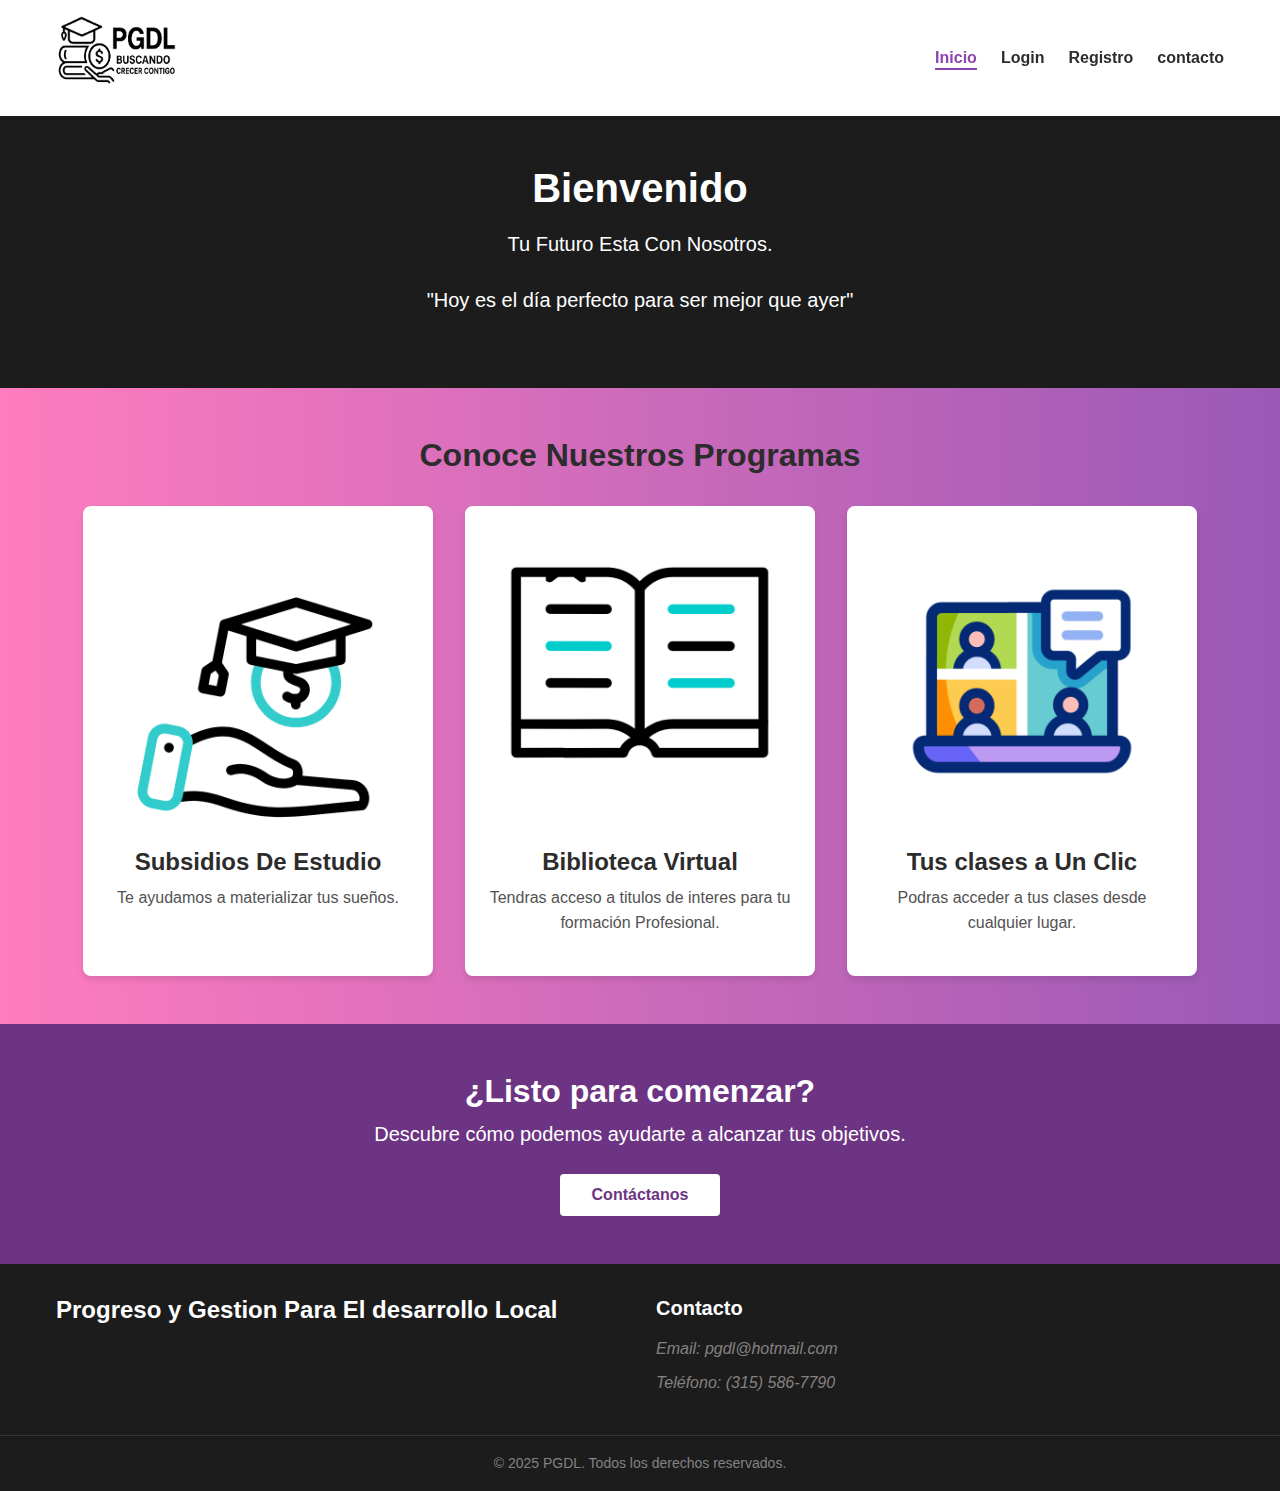
<file: index.html>
<!DOCTYPE html>
<html lang="es">

<head>
    <meta charset="UTF-8">
    <meta name="viewport" content="width=device-width, initial-scale=1.0">
    <title>Estamos Para Ti</title>
    <link rel="stylesheet" href="assets/css/styles.css">
    <link rel="stylesheet" href="assets/css/index.css">
</head>

<body>
    <header class="header">
        <div class="header__container">
            <h1 class="header__logo"><img src="assets/images/Logo/icono_header.png"></h1>
            <nav class="header__nav">
                <ul class="nav__list">
                    <li class="nav__item"><a href="index.html" class="nav__link nav__link--active">Inicio</a></li>
                    <li class="nav__item"><a href="pages/login.html" class="nav__link">Login</a></li>
                    <li class="nav__item"><a href="pages/registro.html" class="nav__link">Registro</a></li>
                    <li class="nav__item"><a href="pages/contact.html" class="nav__link">contacto</a></li>
                    </li>
                </ul>
            </nav>
        </div>
    </header>

    <main>
        <section class="hero">
            <div class="hero__container">
                <h2 class="hero__title">Bienvenido</h2>
                <p class="hero__text">Tu Futuro Esta Con Nosotros.</p>
                <p class="hero__text">"Hoy es el día perfecto para ser mejor que ayer"</p>
            </div>
        </section>

        <section class="features">
            <div class="features__container">
                <h2 class="features__title">Conoce Nuestros Programas</h2>

                <div class="features__grid">
                    <article class="feature">
                        <div class="feature__icon"><img src="assets/images/iconos/donacion.gif" alt="Subsidios"></div>
                        <h3 class="feature__title">Subsidios De Estudio</h3>
                        <p class="feature__text">Te ayudamos a materializar tus sueños.
                        </p>
                    </article>

                    <article class="feature">
                        <div class="feature__icon"><a href="pages/biblioteca.html"><img src="assets/images/iconos/libro.gif" alt="libro"></div>
                        <h3 class="feature__title">Biblioteca Virtual</h3>
                        <p class="feature__text">Tendras acceso a titulos de interes para tu formación Profesional.</p></a>
                    </article>

                    <article class="feature">
                        <div class="feature__icon"> <a href="pages/clasesvirtuales.html"> <img
                                    src="assets/images/iconos/educacion-en-linea.gif" alt="clases virtuales">
                        </div>
                        <h3 class="feature__title">Tus clases a Un Clic</h3>
                        <p class="feature__text">Podras acceder a tus clases desde cualquier lugar.</p></a>
                    </article>
                </div>
            </div>
        </section>

        <section class="cta">
            <div class="cta__container">
                <h2 class="cta__title">¿Listo para comenzar?</h2>
                <p class="cta__text">Descubre cómo podemos ayudarte a alcanzar tus objetivos.</p>
                <a href="pages/contact.html" class="cta__button">Contáctanos</a>
            </div>
        </section>
    </main>

    <footer class="footer">
        <div class="footer__container">
            <div class="footer__info">
                <h3 class="footer__logo">Progreso y Gestion Para El desarrollo Local</h3>
            </div>



            <div class="footer__contact">
                <h4 class="footer__heading">Contacto</h4>
                <address>
                    <p>Email: pgdl@hotmail.com</p>
                    <p>Teléfono: (315) 586-7790</p>
                </address>
            </div>
        </div>

        <div class="footer__bottom">
            <p>&copy; 2025 PGDL. Todos los derechos reservados.</p>
        </div>
    </footer>
</body>

</html>
</file>
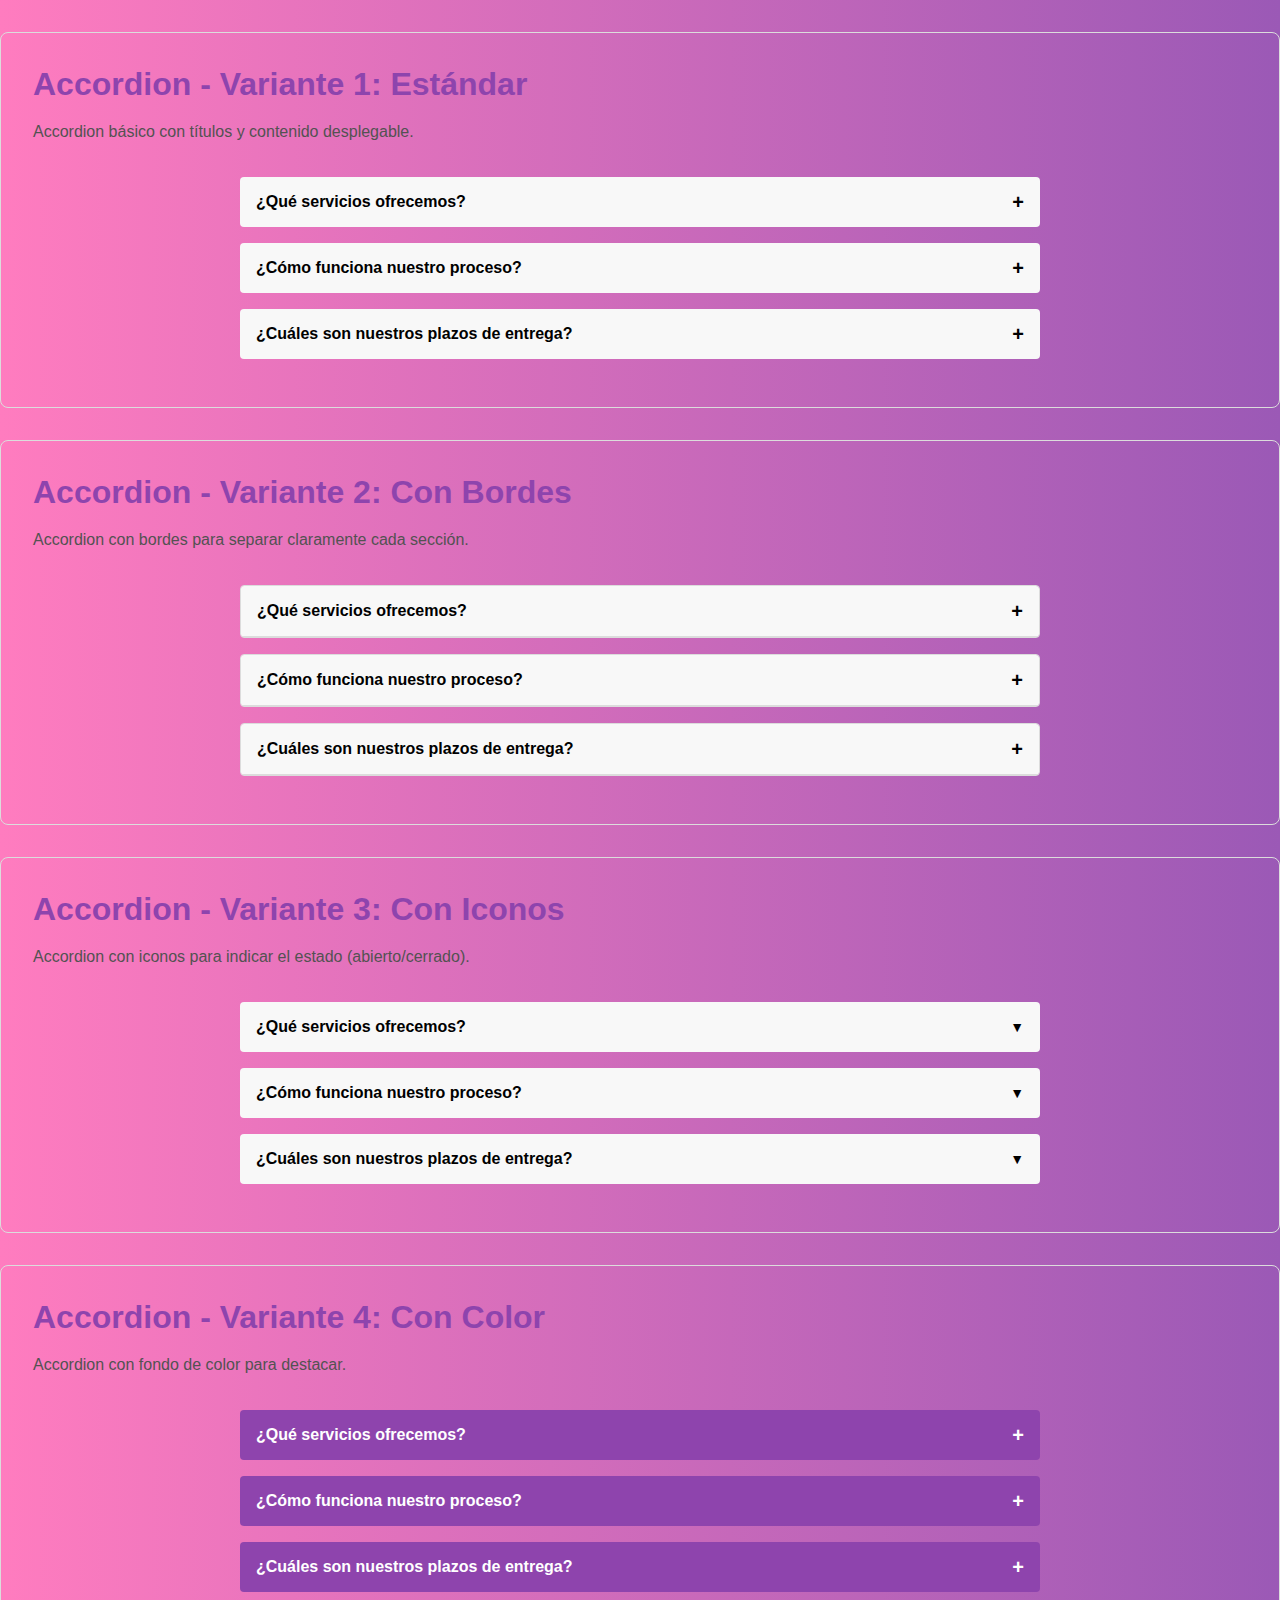
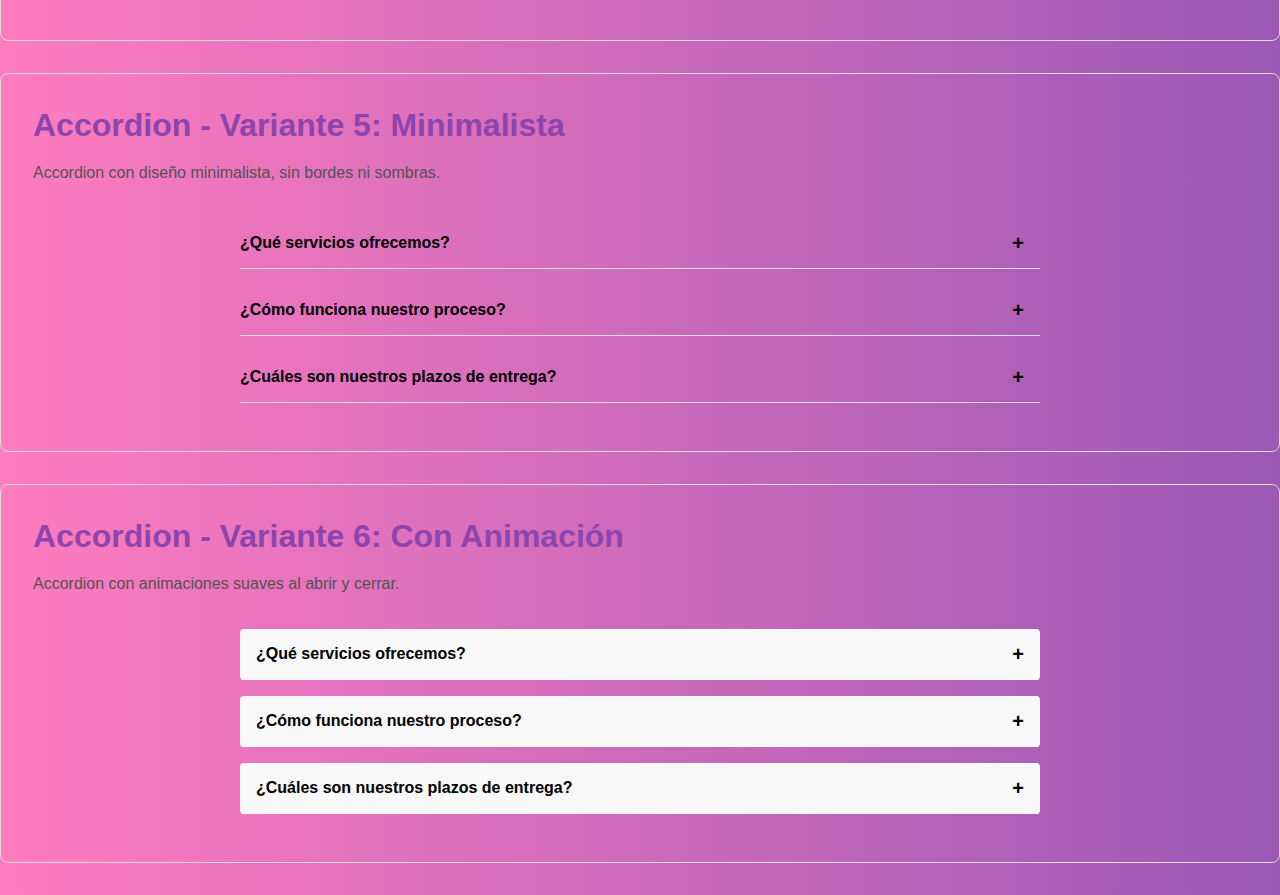
<file: components/accordion.html>
<!DOCTYPE html>
<html lang="es">
<head>
    <meta charset="UTF-8">
    <meta name="viewport" content="width=device-width, initial-scale=1.0">
    <title>Componente Accordion</title>
    <link rel="stylesheet" href="../assets/css/styles.css">
    <link rel="stylesheet" href="../assets/css/components/accordion/accordion.css">
    <style>
        .component-container {
            margin: 2rem 0;
            padding: 2rem;
            border: 1px solid var(--color-light-dark);
            border-radius: var(--border-radius-md);
        }
        
        .component-title {
            margin-bottom: 1rem;
            color: var(--color-primary);
        }
        
        .component-description {
            margin-bottom: 2rem;
            color: var(--text-medium);
        }
    </style>
</head>
<body>
    <div class="component-container">
        <h2 class="component-title">Accordion - Variante 1: Estándar</h2>
        <p class="component-description">Accordion básico con títulos y contenido desplegable.</p>
        
        <!-- Accordion Estándar -->
        <div class="accordion">
            <div class="accordion__item">
                <h3 class="accordion__header">
                    <button class="accordion__button">¿Qué servicios ofrecemos?</button>
                </h3>
                <div class="accordion__content">
                    <p>Ofrecemos una amplia gama de servicios digitales, incluyendo diseño web, desarrollo de aplicaciones, marketing digital y consultoría estratégica. Nuestro enfoque se centra en crear soluciones personalizadas que se adapten a las necesidades específicas de cada cliente.</p>
                </div>
            </div>
            
            <div class="accordion__item">
                <h3 class="accordion__header">
                    <button class="accordion__button">¿Cómo funciona nuestro proceso?</button>
                </h3>
                <div class="accordion__content">
                    <p>Nuestro proceso comienza con una consulta inicial para entender tus objetivos. Luego, desarrollamos una estrategia personalizada, implementamos la solución y realizamos pruebas exhaustivas. Finalmente, lanzamos el producto y ofrecemos soporte continuo para garantizar su éxito a largo plazo.</p>
                </div>
            </div>
            
            <div class="accordion__item">
                <h3 class="accordion__header">
                    <button class="accordion__button">¿Cuáles son nuestros plazos de entrega?</button>
                </h3>
                <div class="accordion__content">
                    <p>Los plazos de entrega varían según la complejidad del proyecto. Para sitios web básicos, generalmente completamos el trabajo en 2-4 semanas. Proyectos más complejos pueden tomar de 1 a 3 meses. Siempre nos comprometemos a cumplir con los plazos acordados y mantenemos una comunicación constante sobre el progreso.</p>
                </div>
            </div>
        </div>
    </div>
    
    <div class="component-container">
        <h2 class="component-title">Accordion - Variante 2: Con Bordes</h2>
        <p class="component-description">Accordion con bordes para separar claramente cada sección.</p>
        
        <!-- Accordion Con Bordes -->
        <div class="accordion accordion--bordered">
            <div class="accordion__item">
                <h3 class="accordion__header">
                    <button class="accordion__button">¿Qué servicios ofrecemos?</button>
                </h3>
                <div class="accordion__content">
                    <p>Ofrecemos una amplia gama de servicios digitales, incluyendo diseño web, desarrollo de aplicaciones, marketing digital y consultoría estratégica. Nuestro enfoque se centra en crear soluciones personalizadas que se adapten a las necesidades específicas de cada cliente.</p>
                </div>
            </div>
            
            <div class="accordion__item">
                <h3 class="accordion__header">
                    <button class="accordion__button">¿Cómo funciona nuestro proceso?</button>
                </h3>
                <div class="accordion__content">
                    <p>Nuestro proceso comienza con una consulta inicial para entender tus objetivos. Luego, desarrollamos una estrategia personalizada, implementamos la solución y realizamos pruebas exhaustivas. Finalmente, lanzamos el producto y ofrecemos soporte continuo para garantizar su éxito a largo plazo.</p>
                </div>
            </div>
            
            <div class="accordion__item">
                <h3 class="accordion__header">
                    <button class="accordion__button">¿Cuáles son nuestros plazos de entrega?</button>
                </h3>
                <div class="accordion__content">
                    <p>Los plazos de entrega varían según la complejidad del proyecto. Para sitios web básicos, generalmente completamos el trabajo en 2-4 semanas. Proyectos más complejos pueden tomar de 1 a 3 meses. Siempre nos comprometemos a cumplir con los plazos acordados y mantenemos una comunicación constante sobre el progreso.</p>
                </div>
            </div>
        </div>
    </div>
    
    <div class="component-container">
        <h2 class="component-title">Accordion - Variante 3: Con Iconos</h2>
        <p class="component-description">Accordion con iconos para indicar el estado (abierto/cerrado).</p>
        
        <!-- Accordion Con Iconos -->
        <div class="accordion accordion--icons">
            <div class="accordion__item">
                <h3 class="accordion__header">
                    <button class="accordion__button">¿Qué servicios ofrecemos?</button>
                </h3>
                <div class="accordion__content">
                    <p>Ofrecemos una amplia gama de servicios digitales, incluyendo diseño web, desarrollo de aplicaciones, marketing digital y consultoría estratégica. Nuestro enfoque se centra en crear soluciones personalizadas que se adapten a las necesidades específicas de cada cliente.</p>
                </div>
            </div>
            
            <div class="accordion__item">
                <h3 class="accordion__header">
                    <button class="accordion__button">¿Cómo funciona nuestro proceso?</button>
                </h3>
                <div class="accordion__content">
                    <p>Nuestro proceso comienza con una consulta inicial para entender tus objetivos. Luego, desarrollamos una estrategia personalizada, implementamos la solución y realizamos pruebas exhaustivas. Finalmente, lanzamos el producto y ofrecemos soporte continuo para garantizar su éxito a largo plazo.</p>
                </div>
            </div>
            
            <div class="accordion__item">
                <h3 class="accordion__header">
                    <button class="accordion__button">¿Cuáles son nuestros plazos de entrega?</button>
                </h3>
                <div class="accordion__content">
                    <p>Los plazos de entrega varían según la complejidad del proyecto. Para sitios web básicos, generalmente completamos el trabajo en 2-4 semanas. Proyectos más complejos pueden tomar de 1 a 3 meses. Siempre nos comprometemos a cumplir con los plazos acordados y mantenemos una comunicación constante sobre el progreso.</p>
                </div>
            </div>
        </div>
    </div>
    
    <div class="component-container">
        <h2 class="component-title">Accordion - Variante 4: Con Color</h2>
        <p class="component-description">Accordion con fondo de color para destacar.</p>
        
        <!-- Accordion Con Color -->
        <div class="accordion accordion--colored">
            <div class="accordion__item">
                <h3 class="accordion__header">
                    <button class="accordion__button">¿Qué servicios ofrecemos?</button>
                </h3>
                <div class="accordion__content">
                    <p>Ofrecemos una amplia gama de servicios digitales, incluyendo diseño web, desarrollo de aplicaciones, marketing digital y consultoría estratégica. Nuestro enfoque se centra en crear soluciones personalizadas que se adapten a las necesidades específicas de cada cliente.</p>
                </div>
            </div>
            
            <div class="accordion__item">
                <h3 class="accordion__header">
                    <button class="accordion__button">¿Cómo funciona nuestro proceso?</button>
                </h3>
                <div class="accordion__content">
                    <p>Nuestro proceso comienza con una consulta inicial para entender tus objetivos. Luego, desarrollamos una estrategia personalizada, implementamos la solución y realizamos pruebas exhaustivas. Finalmente, lanzamos el producto y ofrecemos soporte continuo para garantizar su éxito a largo plazo.</p>
                </div>
            </div>
            
            <div class="accordion__item">
                <h3 class="accordion__header">
                    <button class="accordion__button">¿Cuáles son nuestros plazos de entrega?</button>
                </h3>
                <div class="accordion__content">
                    <p>Los plazos de entrega varían según la complejidad del proyecto. Para sitios web básicos, generalmente completamos el trabajo en 2-4 semanas. Proyectos más complejos pueden tomar de 1 a 3 meses. Siempre nos comprometemos a cumplir con los plazos acordados y mantenemos una comunicación constante sobre el progreso.</p>
                </div>
            </div>
        </div>
    </div>
    
    <div class="component-container">
        <h2 class="component-title">Accordion - Variante 5: Minimalista</h2>
        <p class="component-description">Accordion con diseño minimalista, sin bordes ni sombras.</p>
        
        <!-- Accordion Minimalista -->
        <div class="accordion accordion--minimal">
            <div class="accordion__item">
                <h3 class="accordion__header">
                    <button class="accordion__button">¿Qué servicios ofrecemos?</button>
                </h3>
                <div class="accordion__content">
                    <p>Ofrecemos una amplia gama de servicios digitales, incluyendo diseño web, desarrollo de aplicaciones, marketing digital y consultoría estratégica. Nuestro enfoque se centra en crear soluciones personalizadas que se adapten a las necesidades específicas de cada cliente.</p>
                </div>
            </div>
            
            <div class="accordion__item">
                <h3 class="accordion__header">
                    <button class="accordion__button">¿Cómo funciona nuestro proceso?</button>
                </h3>
                <div class="accordion__content">
                    <p>Nuestro proceso comienza con una consulta inicial para entender tus objetivos. Luego, desarrollamos una estrategia personalizada, implementamos la solución y realizamos pruebas exhaustivas. Finalmente, lanzamos el producto y ofrecemos soporte continuo para garantizar su éxito a largo plazo.</p>
                </div>
            </div>
            
            <div class="accordion__item">
                <h3 class="accordion__header">
                    <button class="accordion__button">¿Cuáles son nuestros plazos de entrega?</button>
                </h3>
                <div class="accordion__content">
                    <p>Los plazos de entrega varían según la complejidad del proyecto. Para sitios web básicos, generalmente completamos el trabajo en 2-4 semanas. Proyectos más complejos pueden tomar de 1 a 3 meses. Siempre nos comprometemos a cumplir con los plazos acordados y mantenemos una comunicación constante sobre el progreso.</p>
                </div>
            </div>
        </div>
    </div>
    
    <div class="component-container">
        <h2 class="component-title">Accordion - Variante 6: Con Animación</h2>
        <p class="component-description">Accordion con animaciones suaves al abrir y cerrar.</p>
        
        <!-- Accordion Con Animación -->
        <div class="accordion accordion--animated">
            <div class="accordion__item">
                <h3 class="accordion__header">
                    <button class="accordion__button">¿Qué servicios ofrecemos?</button>
                </h3>
                <div class="accordion__content">
                    <p>Ofrecemos una amplia gama de servicios digitales, incluyendo diseño web, desarrollo de aplicaciones, marketing digital y consultoría estratégica. Nuestro enfoque se centra en crear soluciones personalizadas que se adapten a las necesidades específicas de cada cliente.</p>
                </div>
            </div>
            
            <div class="accordion__item">
                <h3 class="accordion__header">
                    <button class="accordion__button">¿Cómo funciona nuestro proceso?</button>
                </h3>
                <div class="accordion__content">
                    <p>Nuestro proceso comienza con una consulta inicial para entender tus objetivos. Luego, desarrollamos una estrategia personalizada, implementamos la solución y realizamos pruebas exhaustivas. Finalmente, lanzamos el producto y ofrecemos soporte continuo para garantizar su éxito a largo plazo.</p>
                </div>
            </div>
            
            <div class="accordion__item">
                <h3 class="accordion__header">
                    <button class="accordion__button">¿Cuáles son nuestros plazos de entrega?</button>
                </h3>
                <div class="accordion__content">
                    <p>Los plazos de entrega varían según la complejidad del proyecto. Para sitios web básicos, generalmente completamos el trabajo en 2-4 semanas. Proyectos más complejos pueden tomar de 1 a 3 meses. Siempre nos comprometemos a cumplir con los plazos acordados y mantenemos una comunicación constante sobre el progreso.</p>
                </div>
            </div>
        </div>
    </div>
</body>
</html>
</file>
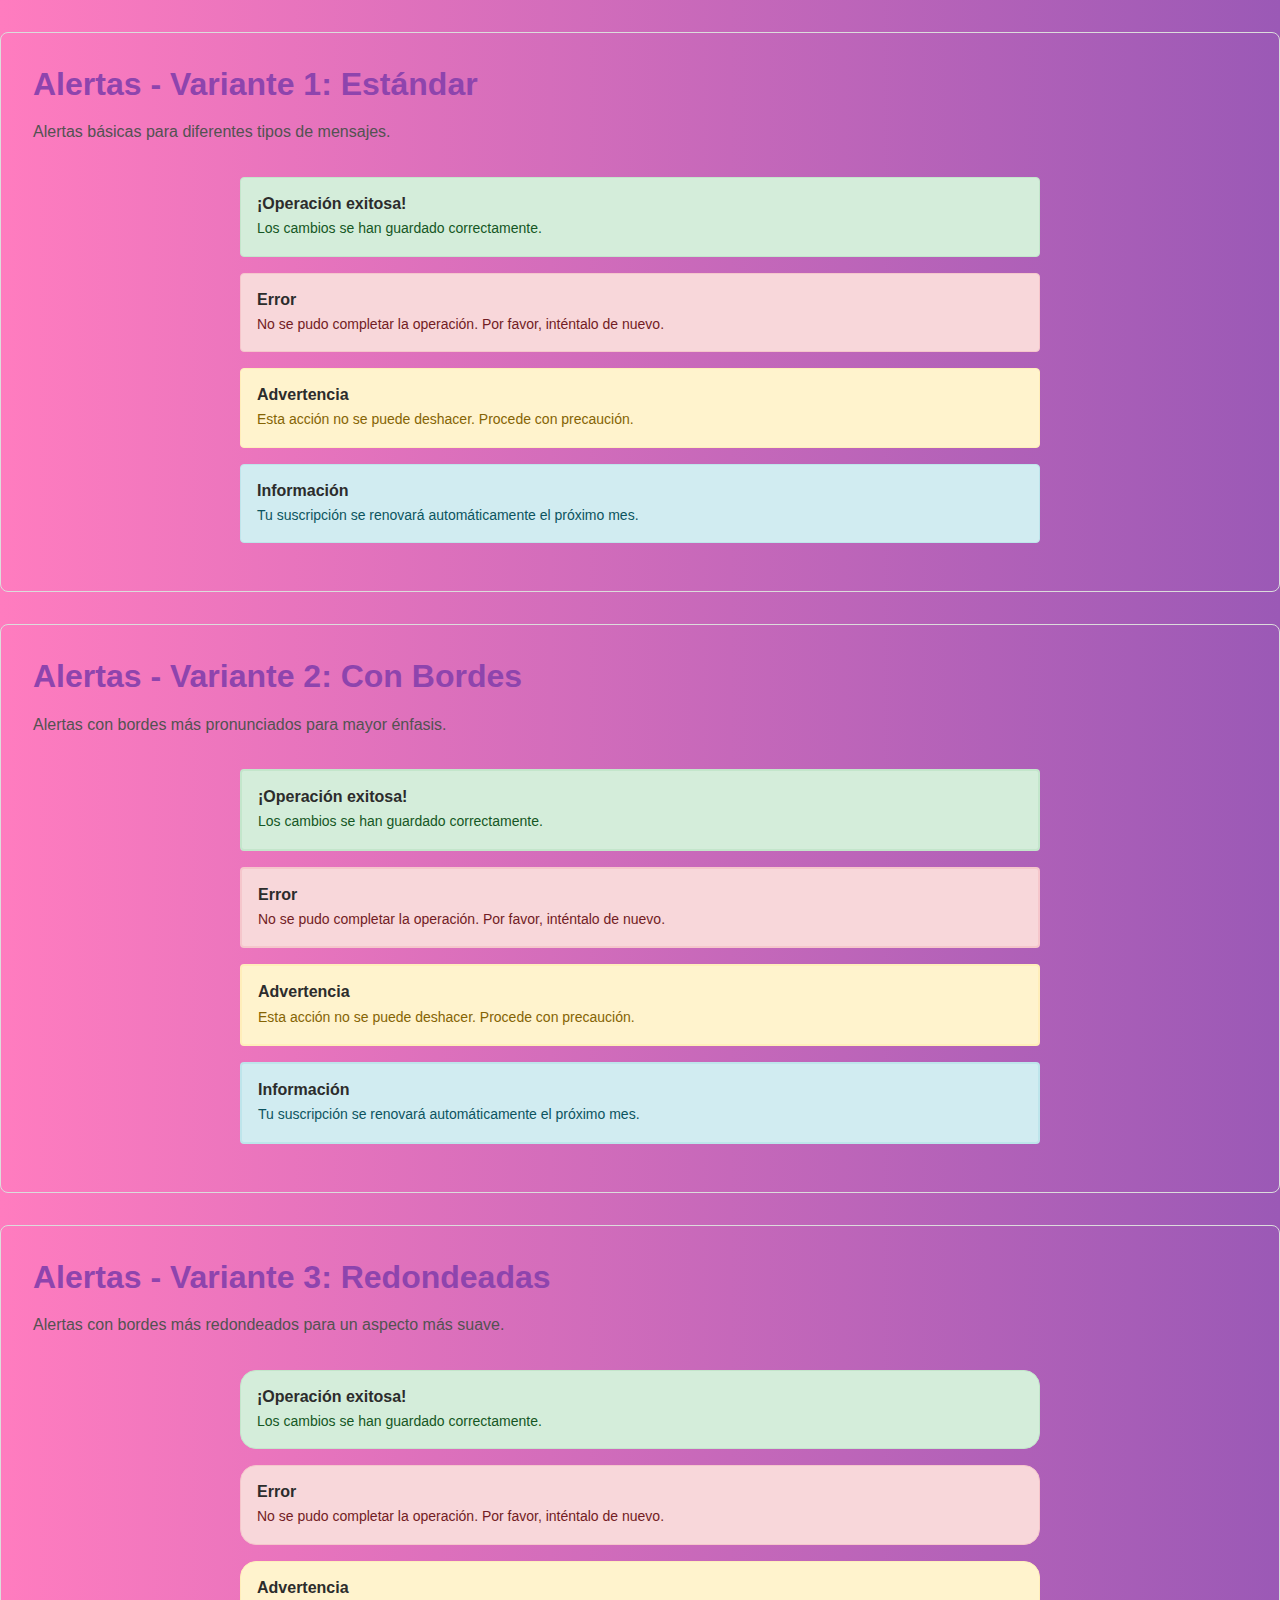
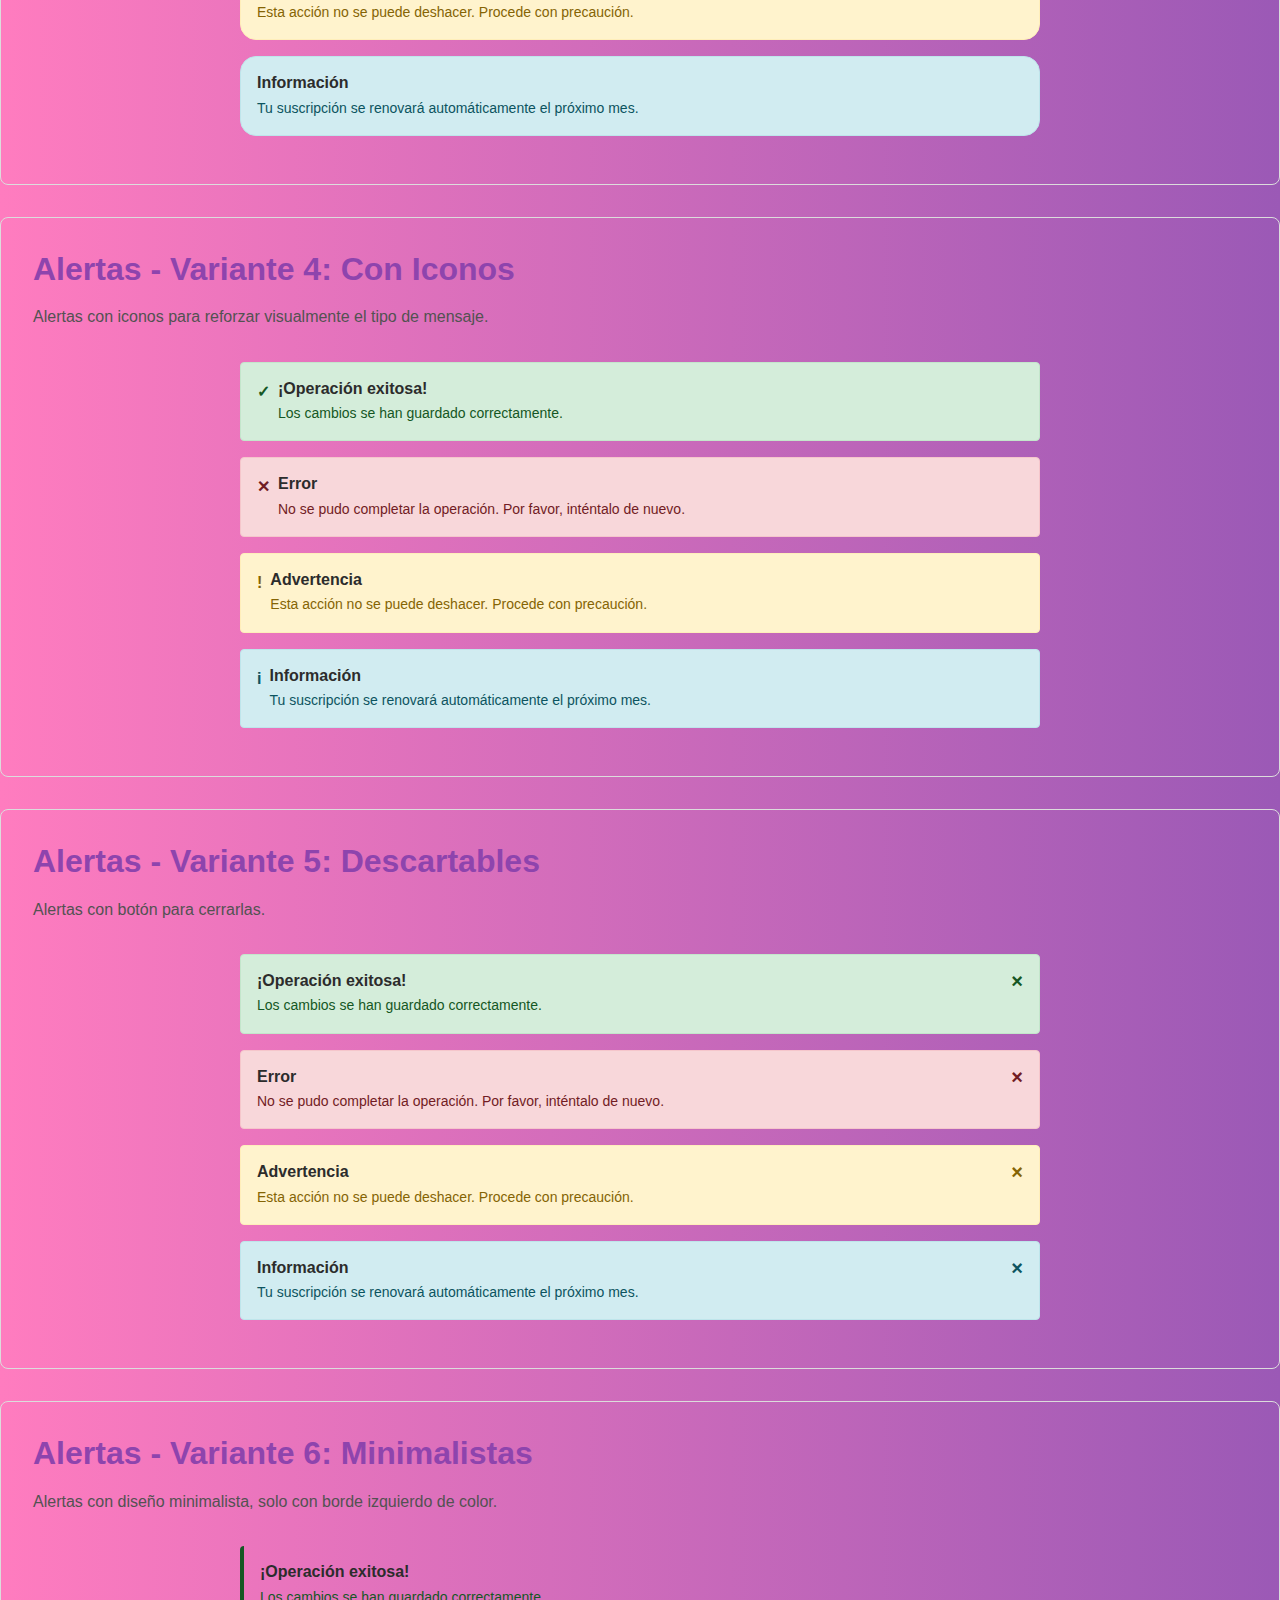
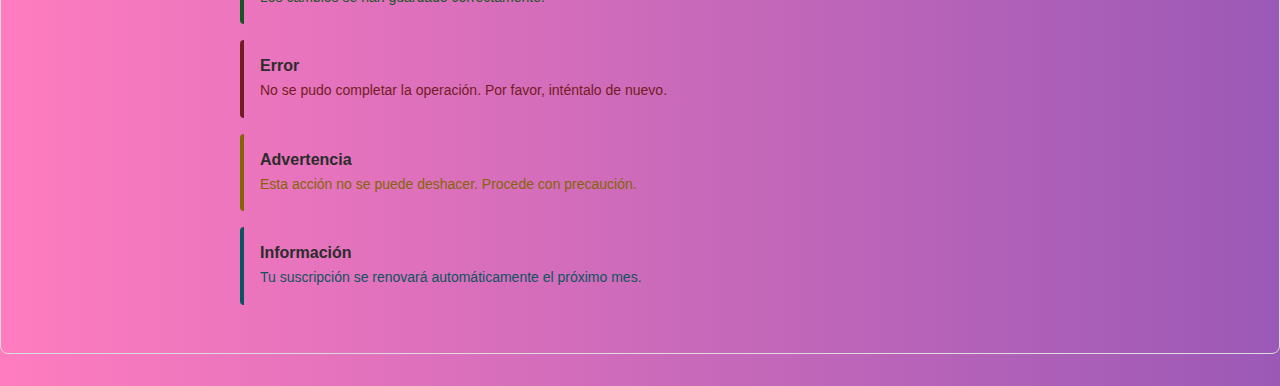
<file: components/alerts.html>
<!DOCTYPE html>
<html lang="es">
<head>
    <meta charset="UTF-8">
    <meta name="viewport" content="width=device-width, initial-scale=1.0">
    <title>Componente Alertas</title>
    <link rel="stylesheet" href="../assets/css/styles.css">
    <link rel="stylesheet" href="../assets/css/components/alerts/alerts.css">
    <style>
        .component-container {
            margin: 2rem 0;
            padding: 2rem;
            border: 1px solid var(--color-light-dark);
            border-radius: var(--border-radius-md);
        }
        
        .component-title {
            margin-bottom: 1rem;
            color: var(--color-primary);
        }
        
        .component-description {
            margin-bottom: 2rem;
            color: var(--text-medium);
        }

        /* Estilos básicos para las alertas (solo para visualización) */
        .alert {
            padding: var(--spacing-md);
            border-radius: var(--border-radius-sm);
            margin-bottom: var(--spacing-md);
        }

        .alert--success {
            background-color: #d4edda;
            color: #155724;
            border: 1px solid #c3e6cb;
        }

        .alert--error {
            background-color: #f8d7da;
            color: #721c24;
            border: 1px solid #f5c6cb;
        }

        .alert--warning {
            background-color: #fff3cd;
            color: #856404;
            border: 1px solid #ffeeba;
        }

        .alert--info {
            background-color: #d1ecf1;
            color: #0c5460;
            border: 1px solid #bee5eb;
        }

        .alert--bordered {
            border-width: 2px;
        }

        .alert--rounded {
            border-radius: var(--border-radius-lg);
        }

        .alert--icon .alert__icon {
            display: inline-block;
            margin-right: var(--spacing-sm);
            font-weight: bold;
        }

        .alert--dismissible {
            position: relative;
            padding-right: 4rem;
        }

        .alert--dismissible .alert__close {
            position: absolute;
            top: var(--spacing-md);
            right: var(--spacing-md);
            font-size: var(--font-size-lg);
            font-weight: bold;
            cursor: pointer;
            background: none;
            border: none;
            color: inherit;
        }

        .alert--minimal {
            background: none;
            border-left-width: 4px;
            border-right: none;
            border-top: none;
            border-bottom: none;
        }
    </style>
</head>
<body>
    <div class="component-container">
        <h2 class="component-title">Alertas - Variante 1: Estándar</h2>
        <p class="component-description">Alertas básicas para diferentes tipos de mensajes.</p>
        
        <!-- Alertas Estándar -->
        <div class="alert alert--success">
            <div class="alert__content">
                <h4 class="alert__title">¡Operación exitosa!</h4>
                <p class="alert__text">Los cambios se han guardado correctamente.</p>
            </div>
        </div>
        
        <div class="alert alert--error">
            <div class="alert__content">
                <h4 class="alert__title">Error</h4>
                <p class="alert__text">No se pudo completar la operación. Por favor, inténtalo de nuevo.</p>
            </div>
        </div>
        
        <div class="alert alert--warning">
            <div class="alert__content">
                <h4 class="alert__title">Advertencia</h4>
                <p class="alert__text">Esta acción no se puede deshacer. Procede con precaución.</p>
            </div>
        </div>
        
        <div class="alert alert--info">
            <div class="alert__content">
                <h4 class="alert__title">Información</h4>
                <p class="alert__text">Tu suscripción se renovará automáticamente el próximo mes.</p>
            </div>
        </div>
    </div>
    
    <div class="component-container">
        <h2 class="component-title">Alertas - Variante 2: Con Bordes</h2>
        <p class="component-description">Alertas con bordes más pronunciados para mayor énfasis.</p>
        
        <!-- Alertas Con Bordes -->
        <div class="alert alert--success alert--bordered">
            <div class="alert__content">
                <h4 class="alert__title">¡Operación exitosa!</h4>
                <p class="alert__text">Los cambios se han guardado correctamente.</p>
            </div>
        </div>
        
        <div class="alert alert--error alert--bordered">
            <div class="alert__content">
                <h4 class="alert__title">Error</h4>
                <p class="alert__text">No se pudo completar la operación. Por favor, inténtalo de nuevo.</p>
            </div>
        </div>
        
        <div class="alert alert--warning alert--bordered">
            <div class="alert__content">
                <h4 class="alert__title">Advertencia</h4>
                <p class="alert__text">Esta acción no se puede deshacer. Procede con precaución.</p>
            </div>
        </div>
        
        <div class="alert alert--info alert--bordered">
            <div class="alert__content">
                <h4 class="alert__title">Información</h4>
                <p class="alert__text">Tu suscripción se renovará automáticamente el próximo mes.</p>
            </div>
        </div>
    </div>
    
    <div class="component-container">
        <h2 class="component-title">Alertas - Variante 3: Redondeadas</h2>
        <p class="component-description">Alertas con bordes más redondeados para un aspecto más suave.</p>
        
        <!-- Alertas Redondeadas -->
        <div class="alert alert--success alert--rounded">
            <div class="alert__content">
                <h4 class="alert__title">¡Operación exitosa!</h4>
                <p class="alert__text">Los cambios se han guardado correctamente.</p>
            </div>
        </div>
        
        <div class="alert alert--error alert--rounded">
            <div class="alert__content">
                <h4 class="alert__title">Error</h4>
                <p class="alert__text">No se pudo completar la operación. Por favor, inténtalo de nuevo.</p>
            </div>
        </div>
        
        <div class="alert alert--warning alert--rounded">
            <div class="alert__content">
                <h4 class="alert__title">Advertencia</h4>
                <p class="alert__text">Esta acción no se puede deshacer. Procede con precaución.</p>
            </div>
        </div>
        
        <div class="alert alert--info alert--rounded">
            <div class="alert__content">
                <h4 class="alert__title">Información</h4>
                <p class="alert__text">Tu suscripción se renovará automáticamente el próximo mes.</p>
            </div>
        </div>
    </div>
    
    <div class="component-container">
        <h2 class="component-title">Alertas - Variante 4: Con Iconos</h2>
        <p class="component-description">Alertas con iconos para reforzar visualmente el tipo de mensaje.</p>
        
        <!-- Alertas Con Iconos -->
        <div class="alert alert--success alert--icon">
            <span class="alert__icon">✓</span>
            <div class="alert__content">
                <h4 class="alert__title">¡Operación exitosa!</h4>
                <p class="alert__text">Los cambios se han guardado correctamente.</p>
            </div>
        </div>
        
        <div class="alert alert--error alert--icon">
            <span class="alert__icon">✕</span>
            <div class="alert__content">
                <h4 class="alert__title">Error</h4>
                <p class="alert__text">No se pudo completar la operación. Por favor, inténtalo de nuevo.</p>
            </div>
        </div>
        
        <div class="alert alert--warning alert--icon">
            <span class="alert__icon">!</span>
            <div class="alert__content">
                <h4 class="alert__title">Advertencia</h4>
                <p class="alert__text">Esta acción no se puede deshacer. Procede con precaución.</p>
            </div>
        </div>
        
        <div class="alert alert--info alert--icon">
            <span class="alert__icon">i</span>
            <div class="alert__content">
                <h4 class="alert__title">Información</h4>
                <p class="alert__text">Tu suscripción se renovará automáticamente el próximo mes.</p>
            </div>
        </div>
    </div>
    
    <div class="component-container">
        <h2 class="component-title">Alertas - Variante 5: Descartables</h2>
        <p class="component-description">Alertas con botón para cerrarlas.</p>
        
        <!-- Alertas Descartables -->
        <div class="alert alert--success alert--dismissible">
            <div class="alert__content">
                <h4 class="alert__title">¡Operación exitosa!</h4>
                <p class="alert__text">Los cambios se han guardado correctamente.</p>
            </div>
            <button class="alert__close">×</button>
        </div>
        
        <div class="alert alert--error alert--dismissible">
            <div class="alert__content">
                <h4 class="alert__title">Error</h4>
                <p class="alert__text">No se pudo completar la operación. Por favor, inténtalo de nuevo.</p>
            </div>
            <button class="alert__close">×</button>
        </div>
        
        <div class="alert alert--warning alert--dismissible">
            <div class="alert__content">
                <h4 class="alert__title">Advertencia</h4>
                <p class="alert__text">Esta acción no se puede deshacer. Procede con precaución.</p>
            </div>
            <button class="alert__close">×</button>
        </div>
        
        <div class="alert alert--info alert--dismissible">
            <div class="alert__content">
                <h4 class="alert__title">Información</h4>
                <p class="alert__text">Tu suscripción se renovará automáticamente el próximo mes.</p>
            </div>
            <button class="alert__close">×</button>
        </div>
    </div>
    
    <div class="component-container">
        <h2 class="component-title">Alertas - Variante 6: Minimalistas</h2>
        <p class="component-description">Alertas con diseño minimalista, solo con borde izquierdo de color.</p>
        
        <!-- Alertas Minimalistas -->
        <div class="alert alert--success alert--minimal">
            <div class="alert__content">
                <h4 class="alert__title">¡Operación exitosa!</h4>
                <p class="alert__text">Los cambios se han guardado correctamente.</p>
            </div>
        </div>
        
        <div class="alert alert--error alert--minimal">
            <div class="alert__content">
                <h4 class="alert__title">Error</h4>
                <p class="alert__text">No se pudo completar la operación. Por favor, inténtalo de nuevo.</p>
            </div>
        </div>
        
        <div class="alert alert--warning alert--minimal">
            <div class="alert__content">
                <h4 class="alert__title">Advertencia</h4>
                <p class="alert__text">Esta acción no se puede deshacer. Procede con precaución.</p>
            </div>
        </div>
        
        <div class="alert alert--info alert--minimal">
            <div class="alert__content">
                <h4 class="alert__title">Información</h4>
                <p class="alert__text">Tu suscripción se renovará automáticamente el próximo mes.</p>
            </div>
        </div>
    </div>
</body>
</html>
</file>
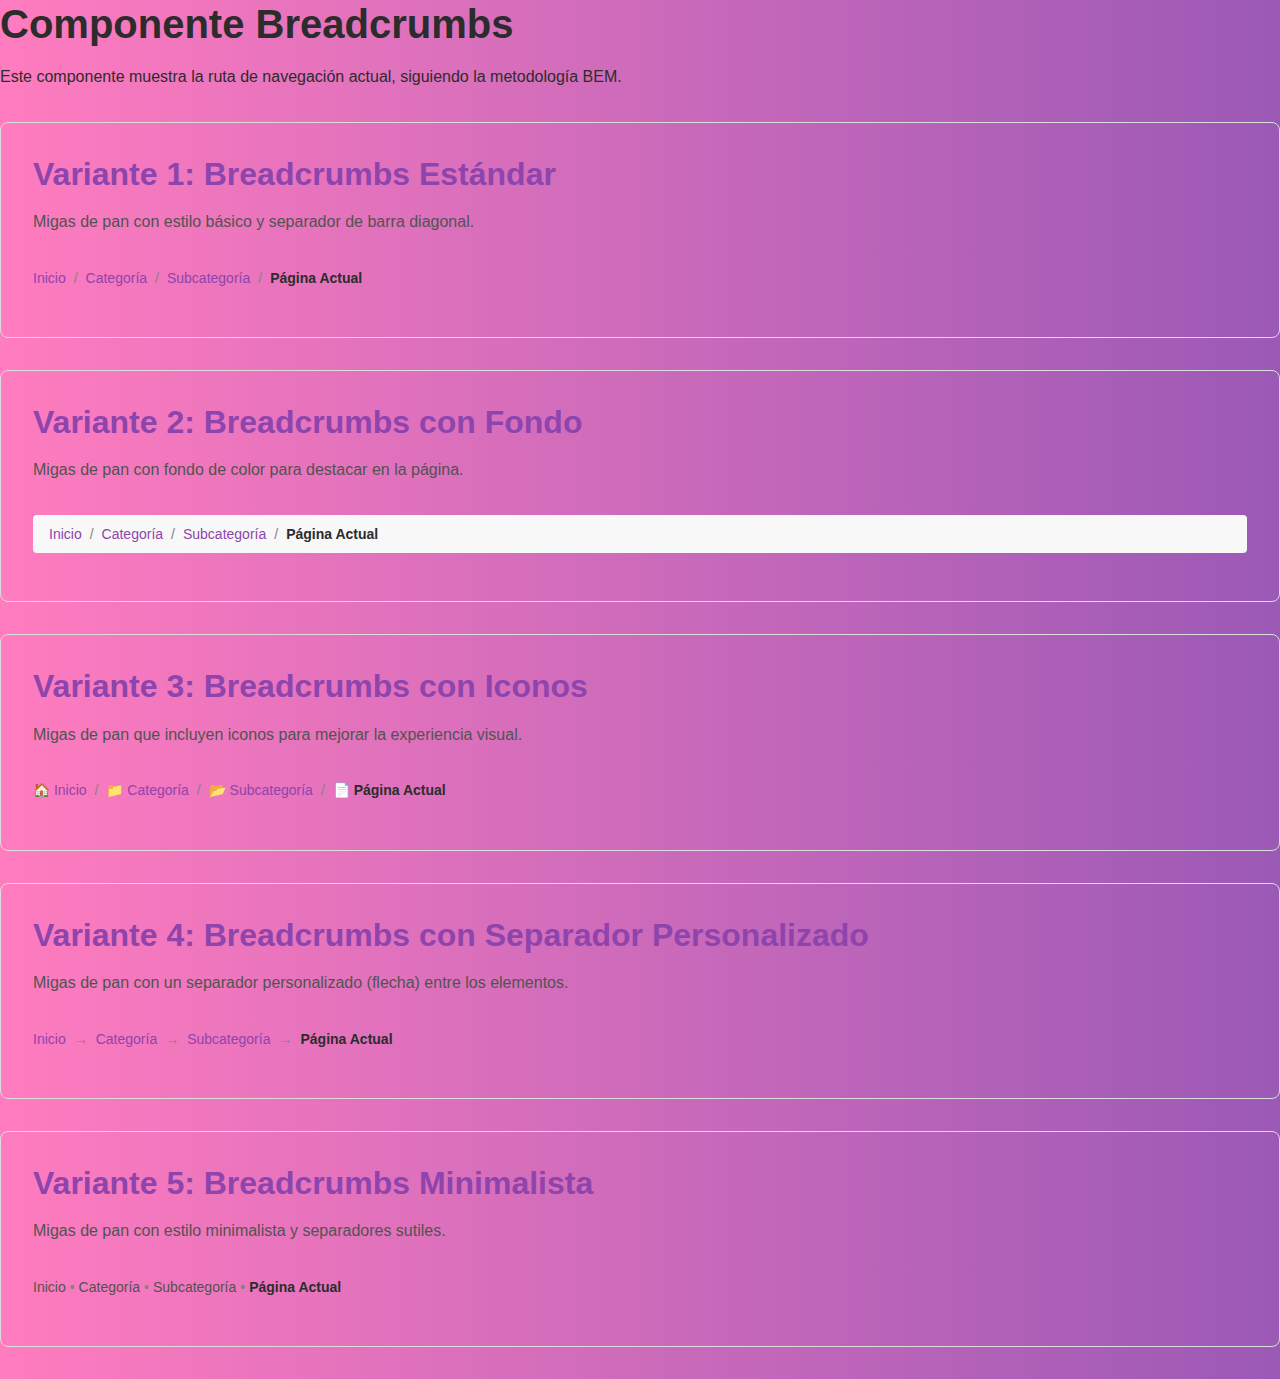
<file: components/breadcrumbs.html>
<!DOCTYPE html>
<html lang="es">
<head>
    <meta charset="UTF-8">
    <meta name="viewport" content="width=device-width, initial-scale=1.0">
    <title>Componente Breadcrumbs</title>
    <link rel="stylesheet" href="../assets/css/styles.css">
    <link rel="stylesheet" href="../assets/css/components/breadcrumbs/breadcrumbs.css">
    <style>
        .component-container {
            margin: 2rem 0;
            padding: 2rem;
            border: 1px solid var(--color-light-dark);
            border-radius: var(--border-radius-md);
        }
        
        .component-title {
            margin-bottom: 1rem;
            color: var(--color-primary);
        }
        
        .component-description {
            margin-bottom: 2rem;
            color: var(--text-medium);
        }
    </style>
</head>
<body>
    <div class="container">
        <h1>Componente Breadcrumbs</h1>
        <p>Este componente muestra la ruta de navegación actual, siguiendo la metodología BEM.</p>
        
        <!-- Variante 1: Breadcrumbs Estándar -->
        <div class="component-container">
            <h2 class="component-title">Variante 1: Breadcrumbs Estándar</h2>
            <p class="component-description">Migas de pan con estilo básico y separador de barra diagonal.</p>
            
            <nav class="breadcrumbs">
                <ol class="breadcrumbs__list">
                    <li class="breadcrumbs__item"><a href="#" class="breadcrumbs__link">Inicio</a></li>
                    <li class="breadcrumbs__item"><a href="#" class="breadcrumbs__link">Categoría</a></li>
                    <li class="breadcrumbs__item"><a href="#" class="breadcrumbs__link">Subcategoría</a></li>
                    <li class="breadcrumbs__item breadcrumbs__item--active">Página Actual</li>
                </ol>
            </nav>
        </div>
        
        <!-- Variante 2: Breadcrumbs con Fondo -->
        <div class="component-container">
            <h2 class="component-title">Variante 2: Breadcrumbs con Fondo</h2>
            <p class="component-description">Migas de pan con fondo de color para destacar en la página.</p>
            
            <nav class="breadcrumbs breadcrumbs--background">
                <ol class="breadcrumbs__list">
                    <li class="breadcrumbs__item"><a href="#" class="breadcrumbs__link">Inicio</a></li>
                    <li class="breadcrumbs__item"><a href="#" class="breadcrumbs__link">Categoría</a></li>
                    <li class="breadcrumbs__item"><a href="#" class="breadcrumbs__link">Subcategoría</a></li>
                    <li class="breadcrumbs__item breadcrumbs__item--active">Página Actual</li>
                </ol>
            </nav>
        </div>
        
        <!-- Variante 3: Breadcrumbs con Iconos -->
        <div class="component-container">
            <h2 class="component-title">Variante 3: Breadcrumbs con Iconos</h2>
            <p class="component-description">Migas de pan que incluyen iconos para mejorar la experiencia visual.</p>
            
            <nav class="breadcrumbs breadcrumbs--icons">
                <ol class="breadcrumbs__list">
                    <li class="breadcrumbs__item"><a href="#" class="breadcrumbs__link">🏠 Inicio</a></li>
                    <li class="breadcrumbs__item"><a href="#" class="breadcrumbs__link">📁 Categoría</a></li>
                    <li class="breadcrumbs__item"><a href="#" class="breadcrumbs__link">📂 Subcategoría</a></li>
                    <li class="breadcrumbs__item breadcrumbs__item--active">📄 Página Actual</li>
                </ol>
            </nav>
        </div>
        
        <!-- Variante 4: Breadcrumbs con Separador Personalizado -->
        <div class="component-container">
            <h2 class="component-title">Variante 4: Breadcrumbs con Separador Personalizado</h2>
            <p class="component-description">Migas de pan con un separador personalizado (flecha) entre los elementos.</p>
            
            <nav class="breadcrumbs breadcrumbs--arrow">
                <ol class="breadcrumbs__list">
                    <li class="breadcrumbs__item"><a href="#" class="breadcrumbs__link">Inicio</a></li>
                    <li class="breadcrumbs__item"><a href="#" class="breadcrumbs__link">Categoría</a></li>
                    <li class="breadcrumbs__item"><a href="#" class="breadcrumbs__link">Subcategoría</a></li>
                    <li class="breadcrumbs__item breadcrumbs__item--active">Página Actual</li>
                </ol>
            </nav>
        </div>
        
        <!-- Variante 5: Breadcrumbs Minimalista -->
        <div class="component-container">
            <h2 class="component-title">Variante 5: Breadcrumbs Minimalista</h2>
            <p class="component-description">Migas de pan con estilo minimalista y separadores sutiles.</p>
            
            <nav class="breadcrumbs breadcrumbs--minimal">
                <ol class="breadcrumbs__list">
                    <li class="breadcrumbs__item"><a href="#" class="breadcrumbs__link">Inicio</a></li>
                    <li class="breadcrumbs__item"><a href="#" class="breadcrumbs__link">Categoría</a></li>
                    <li class="breadcrumbs__item"><a href="#" class="breadcrumbs__link">Subcategoría</a></li>
                    <li class="breadcrumbs__item breadcrumbs__item--active">Página Actual</li>
                </ol>
            </nav>
        </div>
    </div>
</body>
</html>
</file>
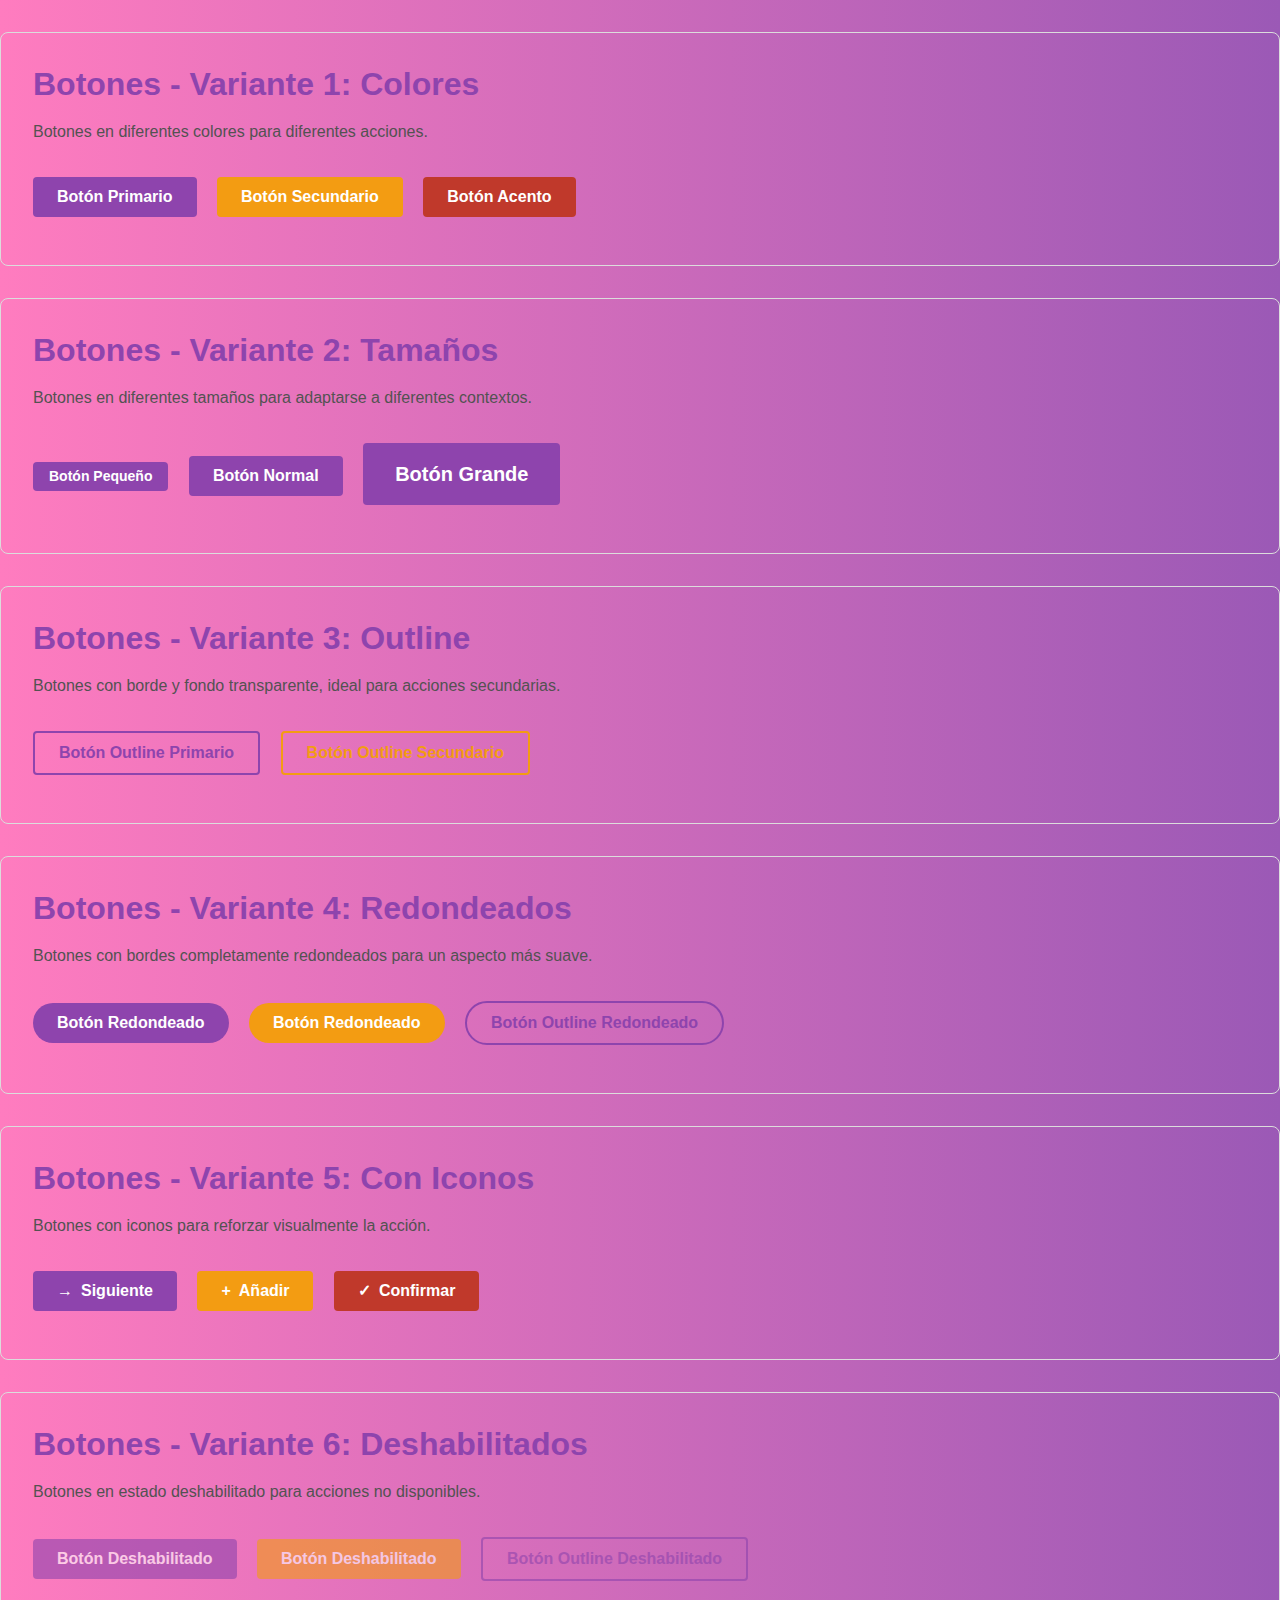
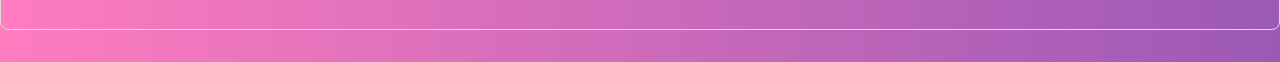
<file: components/buttons.html>
<!DOCTYPE html>
<html lang="es">
<head>
    <meta charset="UTF-8">
    <meta name="viewport" content="width=device-width, initial-scale=1.0">
    <title>Componente Botones</title>
    <link rel="stylesheet" href="../assets/css/styles.css">
    <link rel="stylesheet" href="../assets/css/components/buttons/buttons.css">
    <style>
        .component-container {
            margin: 2rem 0;
            padding: 2rem;
            border: 1px solid var(--color-light-dark);
            border-radius: var(--border-radius-md);
        }
        
        .component-title {
            margin-bottom: 1rem;
            color: var(--color-primary);
        }
        
        .component-description {
            margin-bottom: 2rem;
            color: var(--text-medium);
        }

        /* Estilos básicos para los botones (solo para visualización) */
        .button {
            display: inline-block;
            padding: var(--spacing-sm) var(--spacing-lg);
            border-radius: var(--border-radius-sm);
            font-weight: bold;
            text-align: center;
            cursor: pointer;
            transition: all var(--transition-fast);
            border: none;
            margin-right: var(--spacing-md);
            margin-bottom: var(--spacing-md);
            font-family: var(--font-family-base);
            font-size: var(--font-size-md);
        }

        /* Variante 1: Colores */
        .button--primary {
            background-color: var(--color-primary);
            color: var(--text-white);
        }

        .button--primary:hover {
            background-color: var(--color-primary-dark);
        }

        .button--secondary {
            background-color: var(--color-secondary);
            color: var(--text-white);
        }

        .button--secondary:hover {
            background-color: var(--color-secondary-dark);
        }

        .button--accent {
            background-color: var(--color-accent);
            color: var(--text-white);
        }

        .button--accent:hover {
            background-color: var(--color-accent-dark);
        }

        /* Variante 2: Tamaños */
        .button--small {
            padding: var(--spacing-xs) var(--spacing-md);
            font-size: var(--font-size-sm);
        }

        .button--large {
            padding: var(--spacing-md) var(--spacing-xl);
            font-size: var(--font-size-lg);
        }

        /* Variante 3: Outline */
        .button--outline-primary {
            background-color: transparent;
            border: 2px solid var(--color-primary);
            color: var(--color-primary);
        }

        .button--outline-primary:hover {
            background-color: var(--color-primary);
            color: var(--text-white);
        }

        .button--outline-secondary {
            background-color: transparent;
            border: 2px solid var(--color-secondary);
            color: var(--color-secondary);
        }

        .button--outline-secondary:hover {
            background-color: var(--color-secondary);
            color: var(--text-white);
        }

        /* Variante 4: Redondeados */
        .button--rounded {
            border-radius: 50px;
        }

        /* Variante 5: Con Iconos */
        .button--icon {
            display: inline-flex;
            align-items: center;
            justify-content: center;
        }

        .button__icon {
            margin-right: var(--spacing-sm);
            font-weight: bold;
        }

        /* Variante 6: Disabled */
        .button--disabled {
            opacity: 0.6;
            cursor: not-allowed;
        }

        .button--disabled:hover {
            background-color: var(--color-primary);
        }
    </style>
</head>
<body>
    <div class="component-container">
        <h2 class="component-title">Botones - Variante 1: Colores</h2>
        <p class="component-description">Botones en diferentes colores para diferentes acciones.</p>
        
        <!-- Botones Colores -->
        <button class="button button--primary">Botón Primario</button>
        <button class="button button--secondary">Botón Secundario</button>
        <button class="button button--accent">Botón Acento</button>
    </div>
    
    <div class="component-container">
        <h2 class="component-title">Botones - Variante 2: Tamaños</h2>
        <p class="component-description">Botones en diferentes tamaños para adaptarse a diferentes contextos.</p>
        
        <!-- Botones Tamaños -->
        <button class="button button--primary button--small">Botón Pequeño</button>
        <button class="button button--primary">Botón Normal</button>
        <button class="button button--primary button--large">Botón Grande</button>
    </div>
    
    <div class="component-container">
        <h2 class="component-title">Botones - Variante 3: Outline</h2>
        <p class="component-description">Botones con borde y fondo transparente, ideal para acciones secundarias.</p>
        
        <!-- Botones Outline -->
        <button class="button button--outline-primary">Botón Outline Primario</button>
        <button class="button button--outline-secondary">Botón Outline Secundario</button>
    </div>
    
    <div class="component-container">
        <h2 class="component-title">Botones - Variante 4: Redondeados</h2>
        <p class="component-description">Botones con bordes completamente redondeados para un aspecto más suave.</p>
        
        <!-- Botones Redondeados -->
        <button class="button button--primary button--rounded">Botón Redondeado</button>
        <button class="button button--secondary button--rounded">Botón Redondeado</button>
        <button class="button button--outline-primary button--rounded">Botón Outline Redondeado</button>
    </div>
    
    <div class="component-container">
        <h2 class="component-title">Botones - Variante 5: Con Iconos</h2>
        <p class="component-description">Botones con iconos para reforzar visualmente la acción.</p>
        
        <!-- Botones Con Iconos -->
        <button class="button button--primary button--icon">
            <span class="button__icon">→</span>
            Siguiente
        </button>
        <button class="button button--secondary button--icon">
            <span class="button__icon">+</span>
            Añadir
        </button>
        <button class="button button--accent button--icon">
            <span class="button__icon">✓</span>
            Confirmar
        </button>
    </div>
    
    <div class="component-container">
        <h2 class="component-title">Botones - Variante 6: Deshabilitados</h2>
        <p class="component-description">Botones en estado deshabilitado para acciones no disponibles.</p>
        
        <!-- Botones Deshabilitados -->
        <button class="button button--primary button--disabled">Botón Deshabilitado</button>
        <button class="button button--secondary button--disabled">Botón Deshabilitado</button>
        <button class="button button--outline-primary button--disabled">Botón Outline Deshabilitado</button>
    </div>
</body>
</html>
</file>
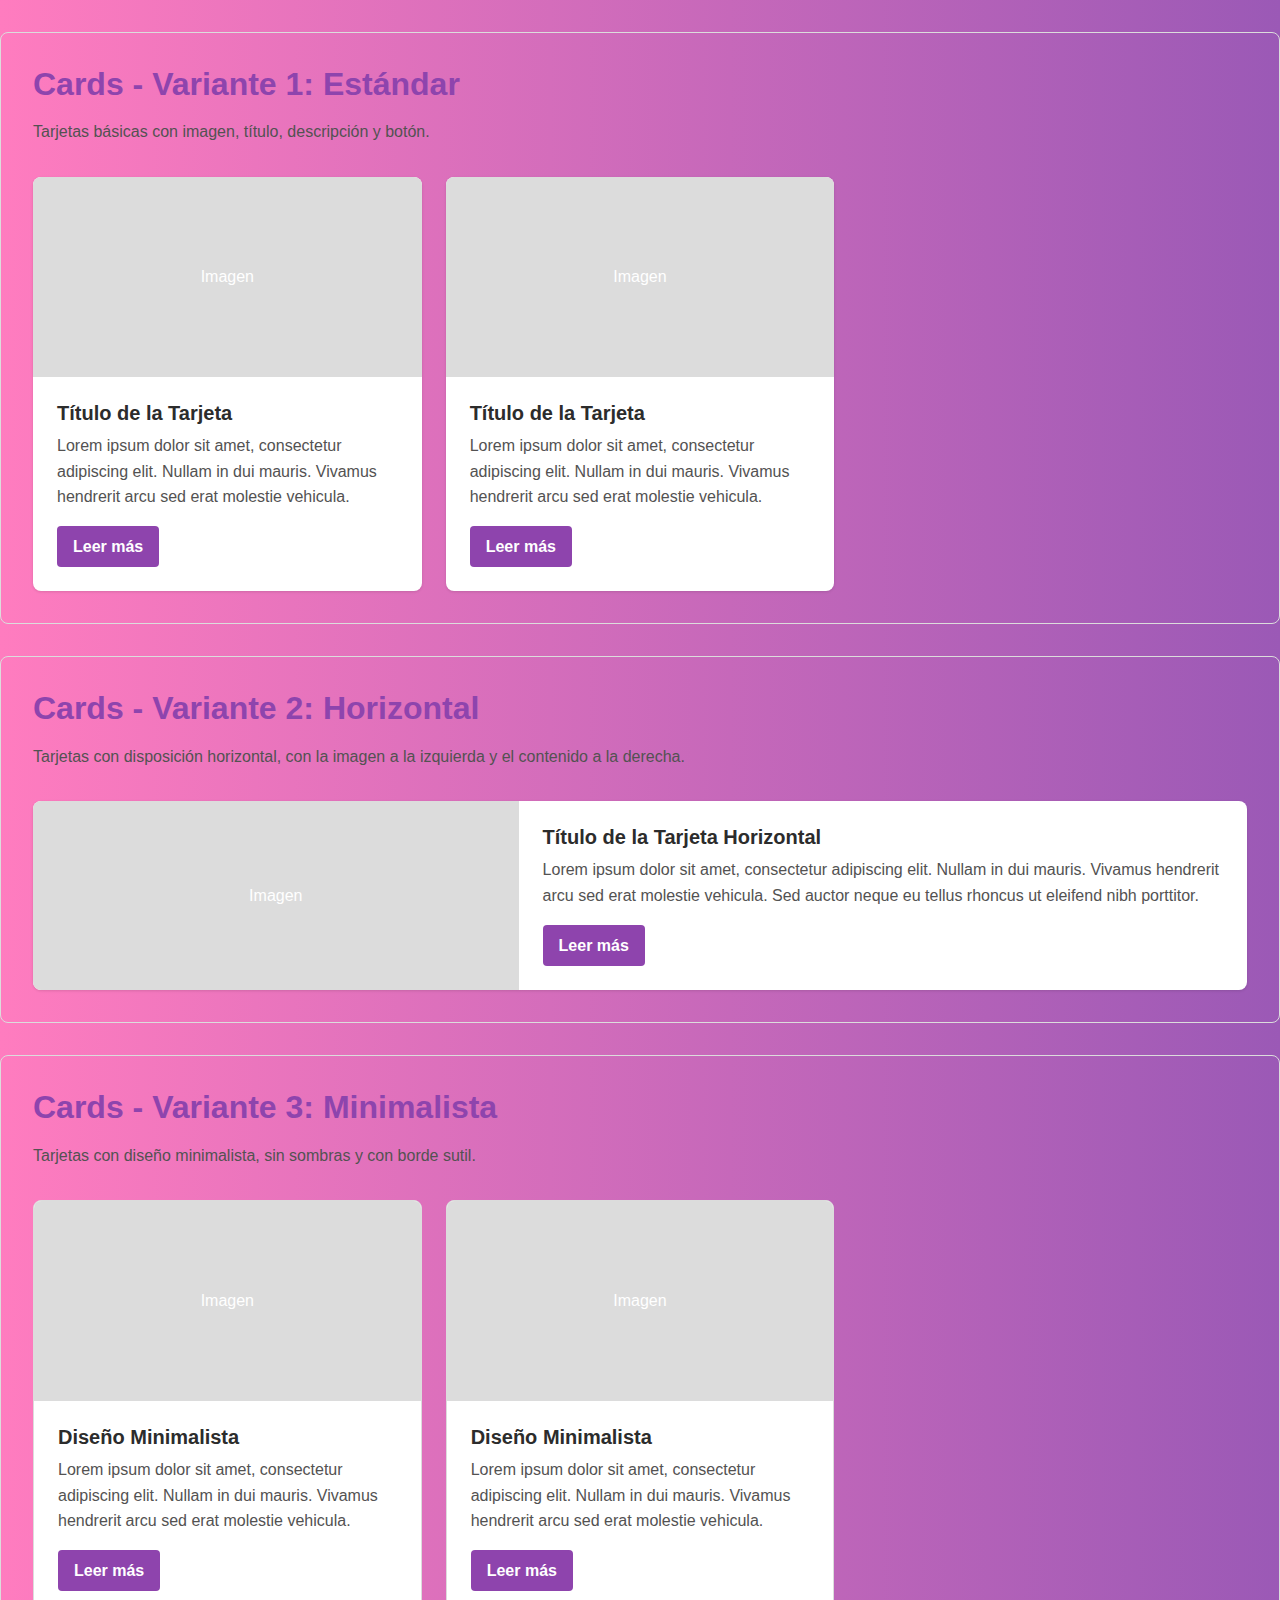
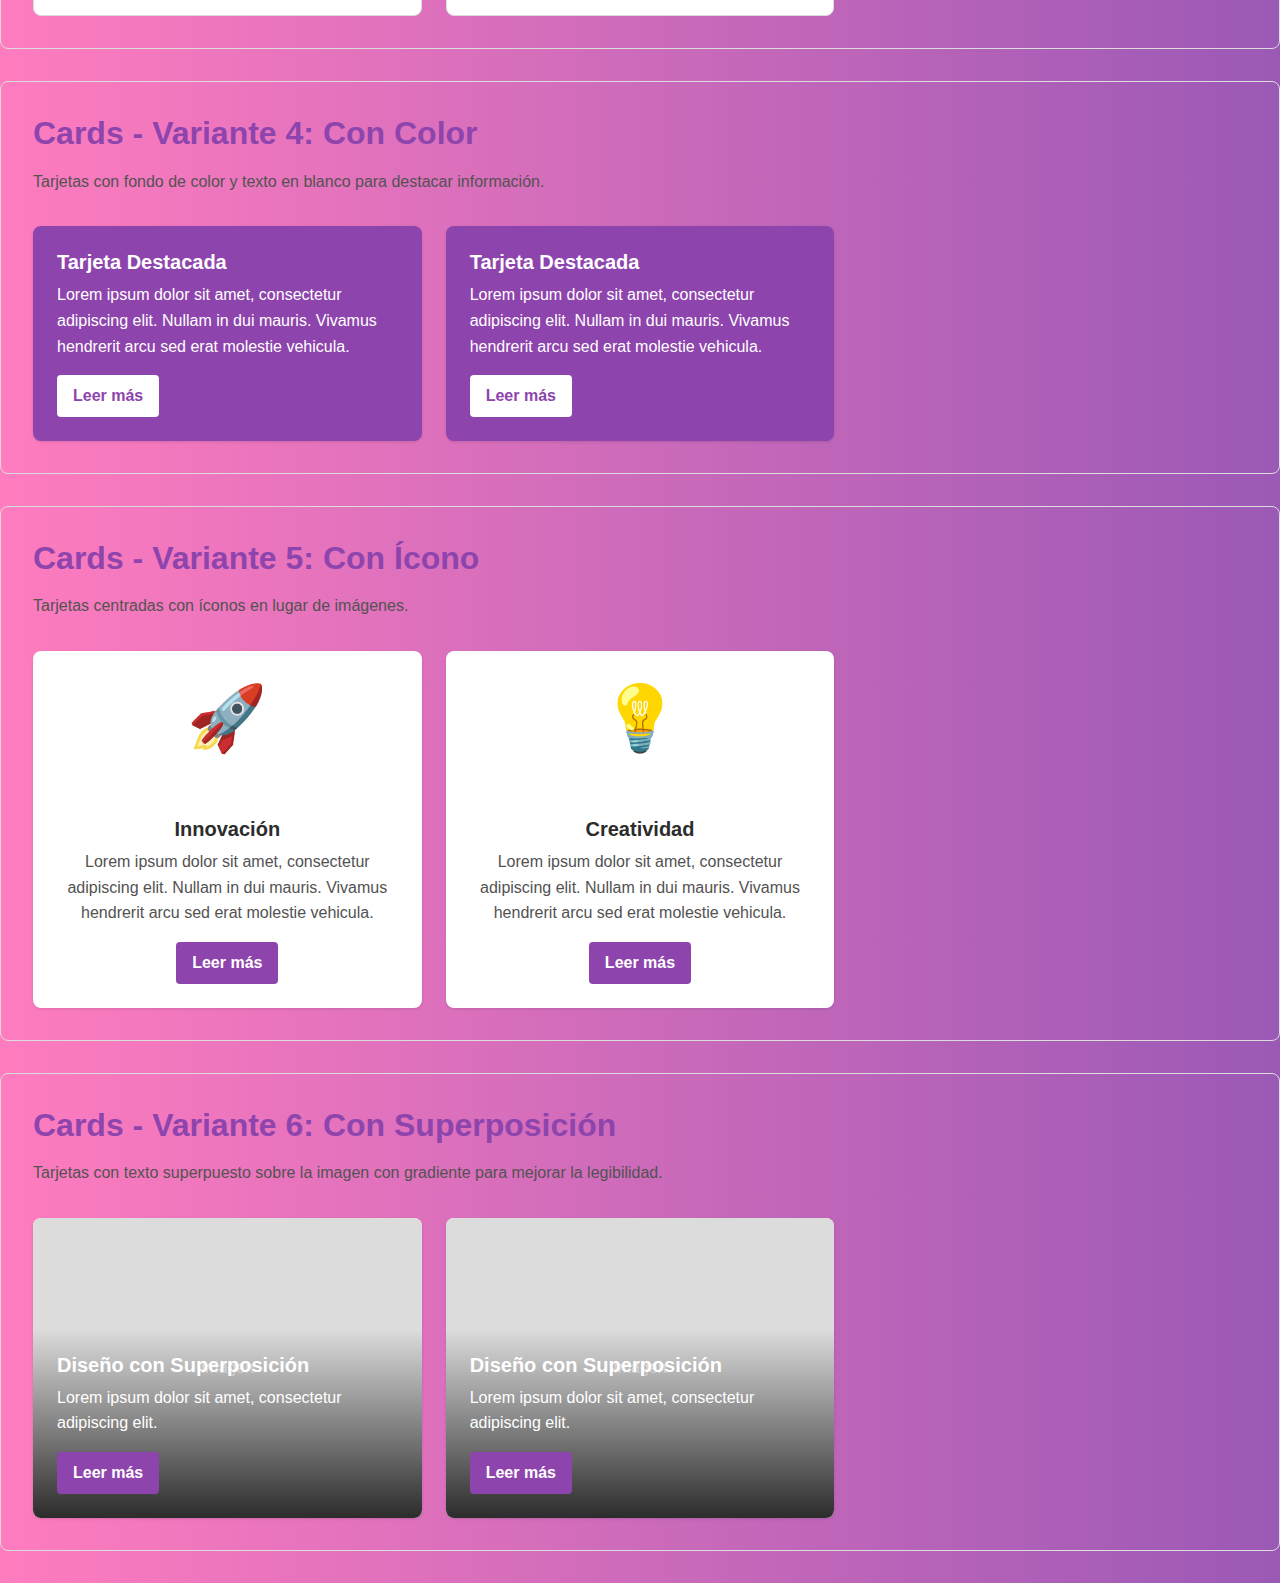
<file: components/cards.html>
<!DOCTYPE html>
<html lang="es">
<head>
    <meta charset="UTF-8">
    <meta name="viewport" content="width=device-width, initial-scale=1.0">
    <title>Componente Cards</title>
    <link rel="stylesheet" href="../assets/css/styles.css">
    <link rel="stylesheet" href="../assets/css/components/cards/cards.css">
    <style>
        .component-container {
            margin: 2rem 0;
            padding: 2rem;
            border: 1px solid var(--color-light-dark);
            border-radius: var(--border-radius-md);
        }
        
        .component-title {
            margin-bottom: 1rem;
            color: var(--color-primary);
        }
        
        .component-description {
            margin-bottom: 2rem;
            color: var(--text-medium);
        }
        
        /* Estilos para simular imágenes */
        .placeholder-image {
            background-color: var(--color-light-dark);
            height: 200px;
            display: flex;
            align-items: center;
            justify-content: center;
            color: var(--text-white);
        }
    </style>
</head>
<body>
    <div class="component-container">
        <h2 class="component-title">Cards - Variante 1: Estándar</h2>
        <p class="component-description">Tarjetas básicas con imagen, título, descripción y botón.</p>
        
        <!-- Card Grid Estándar -->
        <div class="card-grid">
            <article class="card">
                <div class="placeholder-image card__image">Imagen</div>
                <div class="card__content">
                    <h3 class="card__title">Título de la Tarjeta</h3>
                    <p class="card__description">Lorem ipsum dolor sit amet, consectetur adipiscing elit. Nullam in dui mauris. Vivamus hendrerit arcu sed erat molestie vehicula.</p>
                    <a href="#" class="card__button">Leer más</a>
                </div>
            </article>
            
            <article class="card">
                <div class="placeholder-image card__image">Imagen</div>
                <div class="card__content">
                    <h3 class="card__title">Título de la Tarjeta</h3>
                    <p class="card__description">Lorem ipsum dolor sit amet, consectetur adipiscing elit. Nullam in dui mauris. Vivamus hendrerit arcu sed erat molestie vehicula.</p>
                    <a href="#" class="card__button">Leer más</a>
                </div>
            </article>
        </div>
    </div>
    
    <div class="component-container">
        <h2 class="component-title">Cards - Variante 2: Horizontal</h2>
        <p class="component-description">Tarjetas con disposición horizontal, con la imagen a la izquierda y el contenido a la derecha.</p>
        
        <!-- Card Horizontal -->
        <article class="card card--horizontal">
            <div class="card__image-container">
                <div class="placeholder-image card__image">Imagen</div>
            </div>
            <div class="card__content">
                <h3 class="card__title">Título de la Tarjeta Horizontal</h3>
                <p class="card__description">Lorem ipsum dolor sit amet, consectetur adipiscing elit. Nullam in dui mauris. Vivamus hendrerit arcu sed erat molestie vehicula. Sed auctor neque eu tellus rhoncus ut eleifend nibh porttitor.</p>
                <a href="#" class="card__button">Leer más</a>
            </div>
        </article>
    </div>
    
    <div class="component-container">
        <h2 class="component-title">Cards - Variante 3: Minimalista</h2>
        <p class="component-description">Tarjetas con diseño minimalista, sin sombras y con borde sutil.</p>
        
        <!-- Card Grid Minimalista -->
        <div class="card-grid">
            <article class="card card--minimal">
                <div class="placeholder-image card__image">Imagen</div>
                <div class="card__content">
                    <h3 class="card__title">Diseño Minimalista</h3>
                    <p class="card__description">Lorem ipsum dolor sit amet, consectetur adipiscing elit. Nullam in dui mauris. Vivamus hendrerit arcu sed erat molestie vehicula.</p>
                    <a href="#" class="card__button">Leer más</a>
                </div>
            </article>
            
            <article class="card card--minimal">
                <div class="placeholder-image card__image">Imagen</div>
                <div class="card__content">
                    <h3 class="card__title">Diseño Minimalista</h3>
                    <p class="card__description">Lorem ipsum dolor sit amet, consectetur adipiscing elit. Nullam in dui mauris. Vivamus hendrerit arcu sed erat molestie vehicula.</p>
                    <a href="#" class="card__button">Leer más</a>
                </div>
            </article>
        </div>
    </div>
    
    <div class="component-container">
        <h2 class="component-title">Cards - Variante 4: Con Color</h2>
        <p class="component-description">Tarjetas con fondo de color y texto en blanco para destacar información.</p>
        
        <!-- Card Grid Con Color -->
        <div class="card-grid">
            <article class="card card--colored">
                <div class="card__content">
                    <h3 class="card__title">Tarjeta Destacada</h3>
                    <p class="card__description">Lorem ipsum dolor sit amet, consectetur adipiscing elit. Nullam in dui mauris. Vivamus hendrerit arcu sed erat molestie vehicula.</p>
                    <a href="#" class="card__button">Leer más</a>
                </div>
            </article>
            
            <article class="card card--colored">
                <div class="card__content">
                    <h3 class="card__title">Tarjeta Destacada</h3>
                    <p class="card__description">Lorem ipsum dolor sit amet, consectetur adipiscing elit. Nullam in dui mauris. Vivamus hendrerit arcu sed erat molestie vehicula.</p>
                    <a href="#" class="card__button">Leer más</a>
                </div>
            </article>
        </div>
    </div>
    
    <div class="component-container">
        <h2 class="component-title">Cards - Variante 5: Con Ícono</h2>
        <p class="component-description">Tarjetas centradas con íconos en lugar de imágenes.</p>
        
        <!-- Card Grid Con Ícono -->
        <div class="card-grid">
            <article class="card card--icon">
                <div class="card__icon">🚀</div>
                <div class="card__content">
                    <h3 class="card__title">Innovación</h3>
                    <p class="card__description">Lorem ipsum dolor sit amet, consectetur adipiscing elit. Nullam in dui mauris. Vivamus hendrerit arcu sed erat molestie vehicula.</p>
                    <a href="#" class="card__button">Leer más</a>
                </div>
            </article>
            
            <article class="card card--icon">
                <div class="card__icon">💡</div>
                <div class="card__content">
                    <h3 class="card__title">Creatividad</h3>
                    <p class="card__description">Lorem ipsum dolor sit amet, consectetur adipiscing elit. Nullam in dui mauris. Vivamus hendrerit arcu sed erat molestie vehicula.</p>
                    <a href="#" class="card__button">Leer más</a>
                </div>
            </article>
        </div>
    </div>
    
    <div class="component-container">
        <h2 class="component-title">Cards - Variante 6: Con Superposición</h2>
        <p class="component-description">Tarjetas con texto superpuesto sobre la imagen con gradiente para mejorar la legibilidad.</p>
        
        <!-- Card Grid Con Superposición -->
        <div class="card-grid">
            <article class="card card--overlay">
                <div class="placeholder-image card__image">Imagen</div>
                <div class="card__content">
                    <h3 class="card__title">Diseño con Superposición</h3>
                    <p class="card__description">Lorem ipsum dolor sit amet, consectetur adipiscing elit.</p>
                    <a href="#" class="card__button">Leer más</a>
                </div>
            </article>
            
            <article class="card card--overlay">
                <div class="placeholder-image card__image">Imagen</div>
                <div class="card__content">
                    <h3 class="card__title">Diseño con Superposición</h3>
                    <p class="card__description">Lorem ipsum dolor sit amet, consectetur adipiscing elit.</p>
                    <a href="#" class="card__button">Leer más</a>
                </div>
            </article>
        </div>
    </div>
</body>
</html>
</file>
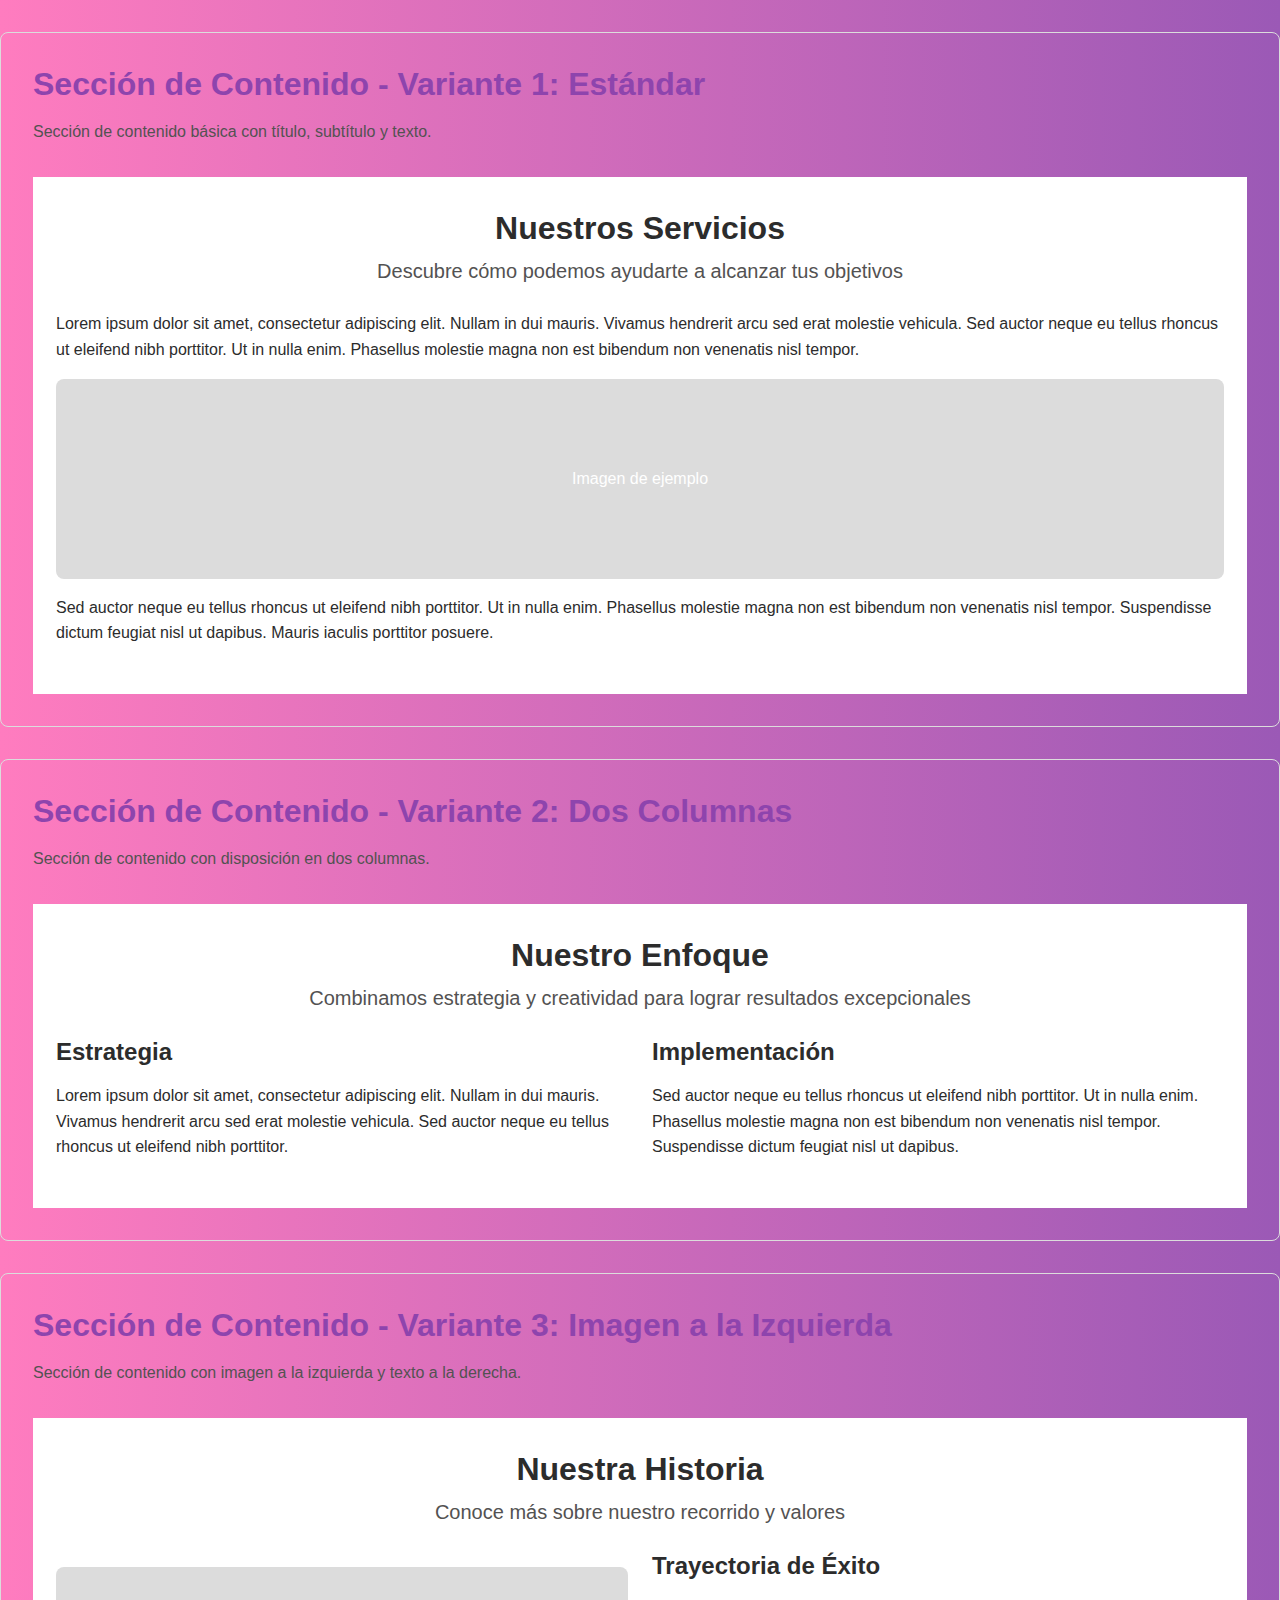
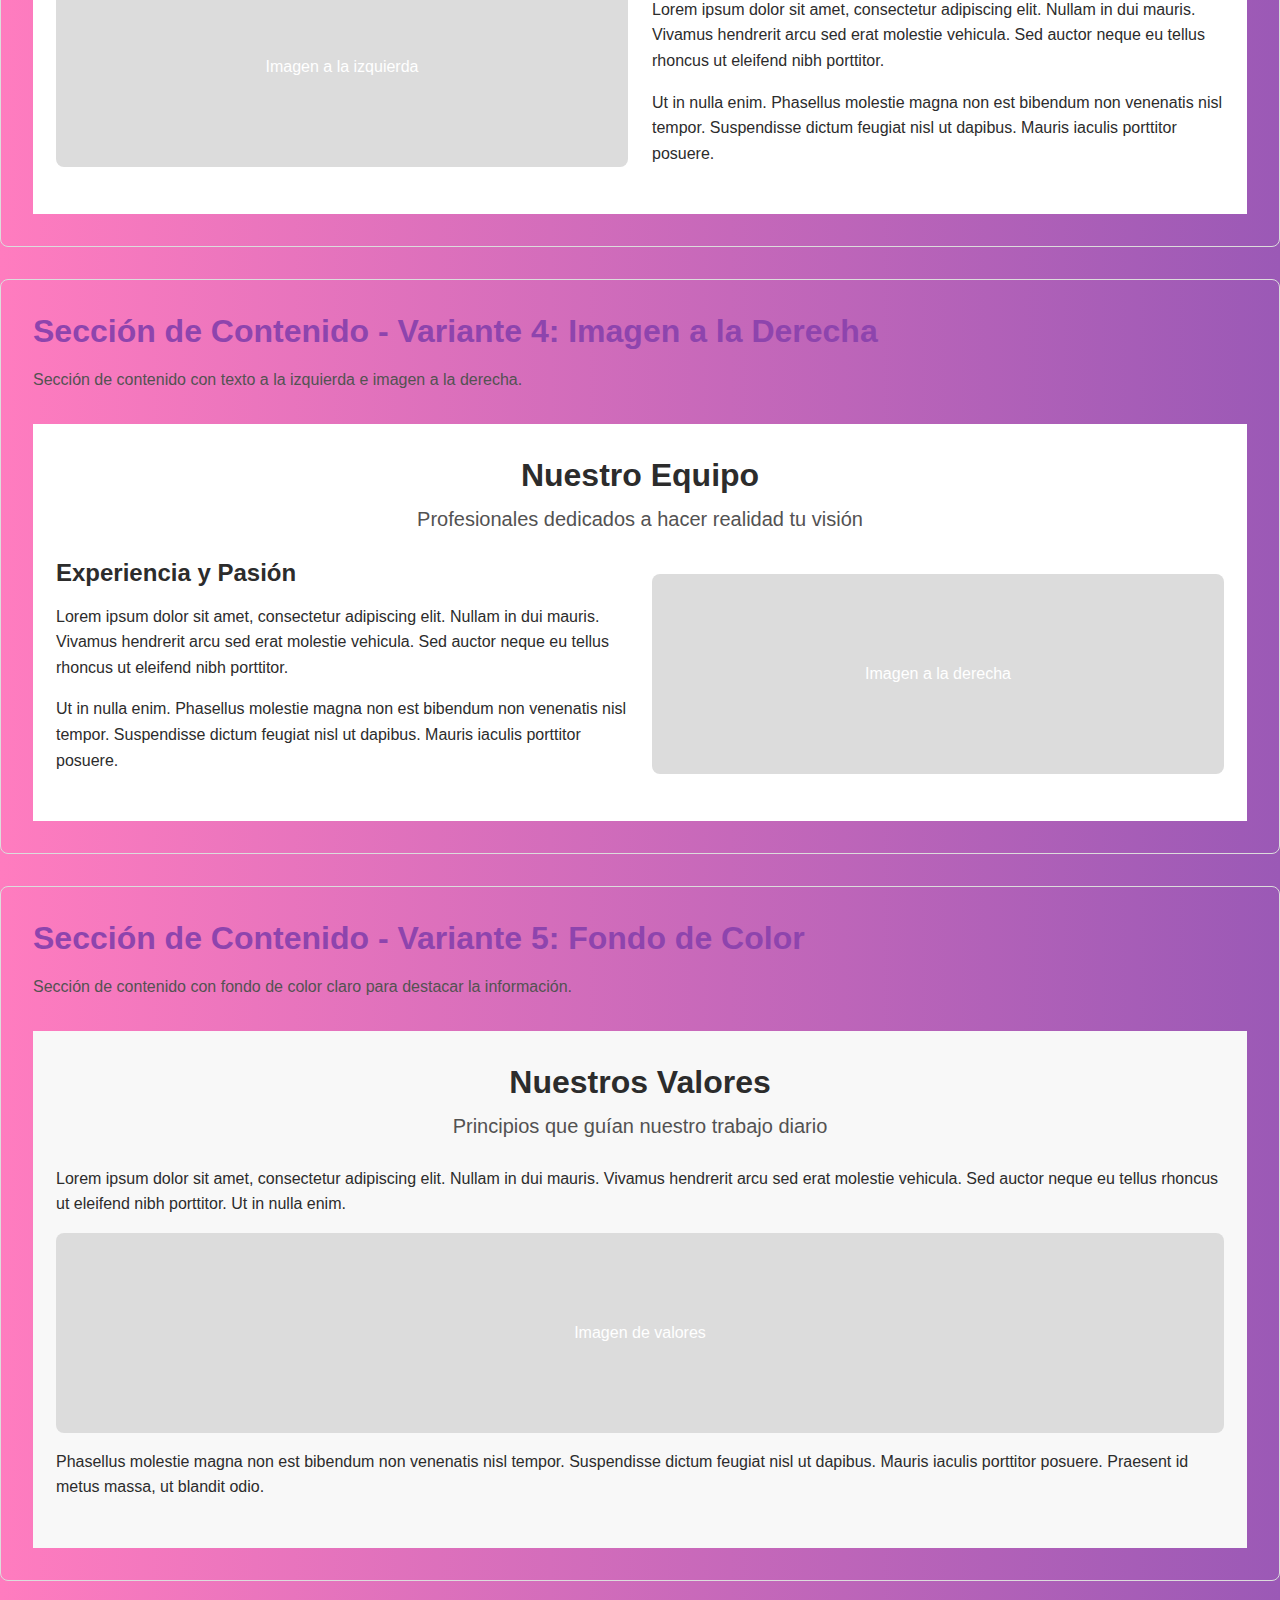
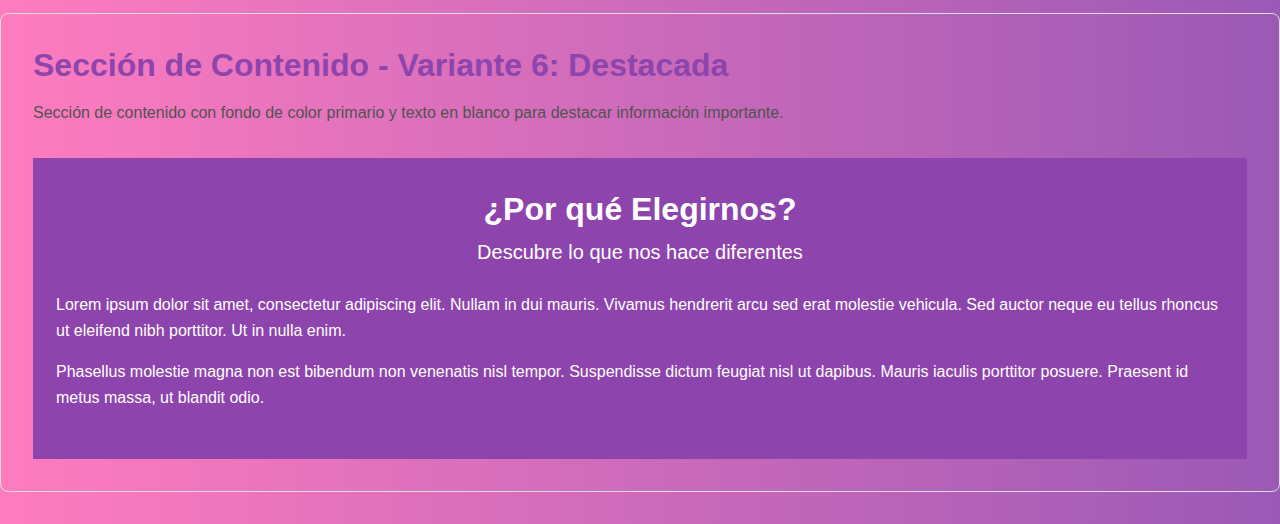
<file: components/content.html>
<!DOCTYPE html>
<html lang="es">
<head>
    <meta charset="UTF-8">
    <meta name="viewport" content="width=device-width, initial-scale=1.0">
    <title>Componente Sección de Contenido</title>
    <link rel="stylesheet" href="../assets/css/styles.css">
    <link rel="stylesheet" href="../assets/css/components/content/content.css">
    <style>
        .component-container {
            margin: 2rem 0;
            padding: 2rem;
            border: 1px solid var(--color-light-dark);
            border-radius: var(--border-radius-md);
        }
        
        .component-title {
            margin-bottom: 1rem;
            color: var(--color-primary);
        }
        
        .component-description {
            margin-bottom: 2rem;
            color: var(--text-medium);
        }
        
        /* Estilos para simular imágenes */
        .placeholder-image {
            background-color: var(--color-light-dark);
            height: 200px;
            display: flex;
            align-items: center;
            justify-content: center;
            color: var(--text-white);
            border-radius: var(--border-radius-md);
        }
    </style>
</head>
<body>
    <div class="component-container">
        <h2 class="component-title">Sección de Contenido - Variante 1: Estándar</h2>
        <p class="component-description">Sección de contenido básica con título, subtítulo y texto.</p>
        
        <!-- Sección de Contenido Estándar -->
        <section class="content-section">
            <div class="content-section__container">
                <header class="content-section__header">
                    <h2 class="content-section__title">Nuestros Servicios</h2>
                    <p class="content-section__subtitle">Descubre cómo podemos ayudarte a alcanzar tus objetivos</p>
                </header>
                
                <div class="content-section__body">
                    <p class="content-section__text">Lorem ipsum dolor sit amet, consectetur adipiscing elit. Nullam in dui mauris. Vivamus hendrerit arcu sed erat molestie vehicula. Sed auctor neque eu tellus rhoncus ut eleifend nibh porttitor. Ut in nulla enim. Phasellus molestie magna non est bibendum non venenatis nisl tempor.</p>
                    
                    <div class="placeholder-image content-section__image">Imagen de ejemplo</div>
                    
                    <p class="content-section__text">Sed auctor neque eu tellus rhoncus ut eleifend nibh porttitor. Ut in nulla enim. Phasellus molestie magna non est bibendum non venenatis nisl tempor. Suspendisse dictum feugiat nisl ut dapibus. Mauris iaculis porttitor posuere.</p>
                </div>
            </div>
        </section>
    </div>
    
    <div class="component-container">
        <h2 class="component-title">Sección de Contenido - Variante 2: Dos Columnas</h2>
        <p class="component-description">Sección de contenido con disposición en dos columnas.</p>
        
        <!-- Sección de Contenido Dos Columnas -->
        <section class="content-section content-section--two-columns">
            <div class="content-section__container">
                <header class="content-section__header">
                    <h2 class="content-section__title">Nuestro Enfoque</h2>
                    <p class="content-section__subtitle">Combinamos estrategia y creatividad para lograr resultados excepcionales</p>
                </header>
                
                <div class="content-section__body">
                    <div class="content-section__column">
                        <h3>Estrategia</h3>
                        <p class="content-section__text">Lorem ipsum dolor sit amet, consectetur adipiscing elit. Nullam in dui mauris. Vivamus hendrerit arcu sed erat molestie vehicula. Sed auctor neque eu tellus rhoncus ut eleifend nibh porttitor.</p>
                    </div>
                    
                    <div class="content-section__column">
                        <h3>Implementación</h3>
                        <p class="content-section__text">Sed auctor neque eu tellus rhoncus ut eleifend nibh porttitor. Ut in nulla enim. Phasellus molestie magna non est bibendum non venenatis nisl tempor. Suspendisse dictum feugiat nisl ut dapibus.</p>
                    </div>
                </div>
            </div>
        </section>
    </div>
    
    <div class="component-container">
        <h2 class="component-title">Sección de Contenido - Variante 3: Imagen a la Izquierda</h2>
        <p class="component-description">Sección de contenido con imagen a la izquierda y texto a la derecha.</p>
        
        <!-- Sección de Contenido Imagen a la Izquierda -->
        <section class="content-section content-section--image-left">
            <div class="content-section__container">
                <header class="content-section__header">
                    <h2 class="content-section__title">Nuestra Historia</h2>
                    <p class="content-section__subtitle">Conoce más sobre nuestro recorrido y valores</p>
                </header>
                
                <div class="content-section__body">
                    <div class="content-section__media">
                        <div class="placeholder-image">Imagen a la izquierda</div>
                    </div>
                    
                    <div class="content-section__content">
                        <h3>Trayectoria de Éxito</h3>
                        <p class="content-section__text">Lorem ipsum dolor sit amet, consectetur adipiscing elit. Nullam in dui mauris. Vivamus hendrerit arcu sed erat molestie vehicula. Sed auctor neque eu tellus rhoncus ut eleifend nibh porttitor.</p>
                        <p class="content-section__text">Ut in nulla enim. Phasellus molestie magna non est bibendum non venenatis nisl tempor. Suspendisse dictum feugiat nisl ut dapibus. Mauris iaculis porttitor posuere.</p>
                    </div>
                </div>
            </div>
        </section>
    </div>
    
    <div class="component-container">
        <h2 class="component-title">Sección de Contenido - Variante 4: Imagen a la Derecha</h2>
        <p class="component-description">Sección de contenido con texto a la izquierda e imagen a la derecha.</p>
        
        <!-- Sección de Contenido Imagen a la Derecha -->
        <section class="content-section content-section--image-right">
            <div class="content-section__container">
                <header class="content-section__header">
                    <h2 class="content-section__title">Nuestro Equipo</h2>
                    <p class="content-section__subtitle">Profesionales dedicados a hacer realidad tu visión</p>
                </header>
                
                <div class="content-section__body">
                    <div class="content-section__media">
                        <div class="placeholder-image">Imagen a la derecha</div>
                    </div>
                    
                    <div class="content-section__content">
                        <h3>Experiencia y Pasión</h3>
                        <p class="content-section__text">Lorem ipsum dolor sit amet, consectetur adipiscing elit. Nullam in dui mauris. Vivamus hendrerit arcu sed erat molestie vehicula. Sed auctor neque eu tellus rhoncus ut eleifend nibh porttitor.</p>
                        <p class="content-section__text">Ut in nulla enim. Phasellus molestie magna non est bibendum non venenatis nisl tempor. Suspendisse dictum feugiat nisl ut dapibus. Mauris iaculis porttitor posuere.</p>
                    </div>
                </div>
            </div>
        </section>
    </div>
    
    <div class="component-container">
        <h2 class="component-title">Sección de Contenido - Variante 5: Fondo de Color</h2>
        <p class="component-description">Sección de contenido con fondo de color claro para destacar la información.</p>
        
        <!-- Sección de Contenido Fondo de Color -->
        <section class="content-section content-section--colored">
            <div class="content-section__container">
                <header class="content-section__header">
                    <h2 class="content-section__title">Nuestros Valores</h2>
                    <p class="content-section__subtitle">Principios que guían nuestro trabajo diario</p>
                </header>
                
                <div class="content-section__body">
                    <p class="content-section__text">Lorem ipsum dolor sit amet, consectetur adipiscing elit. Nullam in dui mauris. Vivamus hendrerit arcu sed erat molestie vehicula. Sed auctor neque eu tellus rhoncus ut eleifend nibh porttitor. Ut in nulla enim.</p>
                    
                    <div class="placeholder-image content-section__image">Imagen de valores</div>
                    
                    <p class="content-section__text">Phasellus molestie magna non est bibendum non venenatis nisl tempor. Suspendisse dictum feugiat nisl ut dapibus. Mauris iaculis porttitor posuere. Praesent id metus massa, ut blandit odio.</p>
                </div>
            </div>
        </section>
    </div>
    
    <div class="component-container">
        <h2 class="component-title">Sección de Contenido - Variante 6: Destacada</h2>
        <p class="component-description">Sección de contenido con fondo de color primario y texto en blanco para destacar información importante.</p>
        
        <!-- Sección de Contenido Destacada -->
        <section class="content-section content-section--featured">
            <div class="content-section__container">
                <header class="content-section__header">
                    <h2 class="content-section__title">¿Por qué Elegirnos?</h2>
                    <p class="content-section__subtitle">Descubre lo que nos hace diferentes</p>
                </header>
                
                <div class="content-section__body">
                    <p class="content-section__text">Lorem ipsum dolor sit amet, consectetur adipiscing elit. Nullam in dui mauris. Vivamus hendrerit arcu sed erat molestie vehicula. Sed auctor neque eu tellus rhoncus ut eleifend nibh porttitor. Ut in nulla enim.</p>
                    
                    <p class="content-section__text">Phasellus molestie magna non est bibendum non venenatis nisl tempor. Suspendisse dictum feugiat nisl ut dapibus. Mauris iaculis porttitor posuere. Praesent id metus massa, ut blandit odio.</p>
                </div>
            </div>
        </section>
    </div>
</body>
</html>
</file>
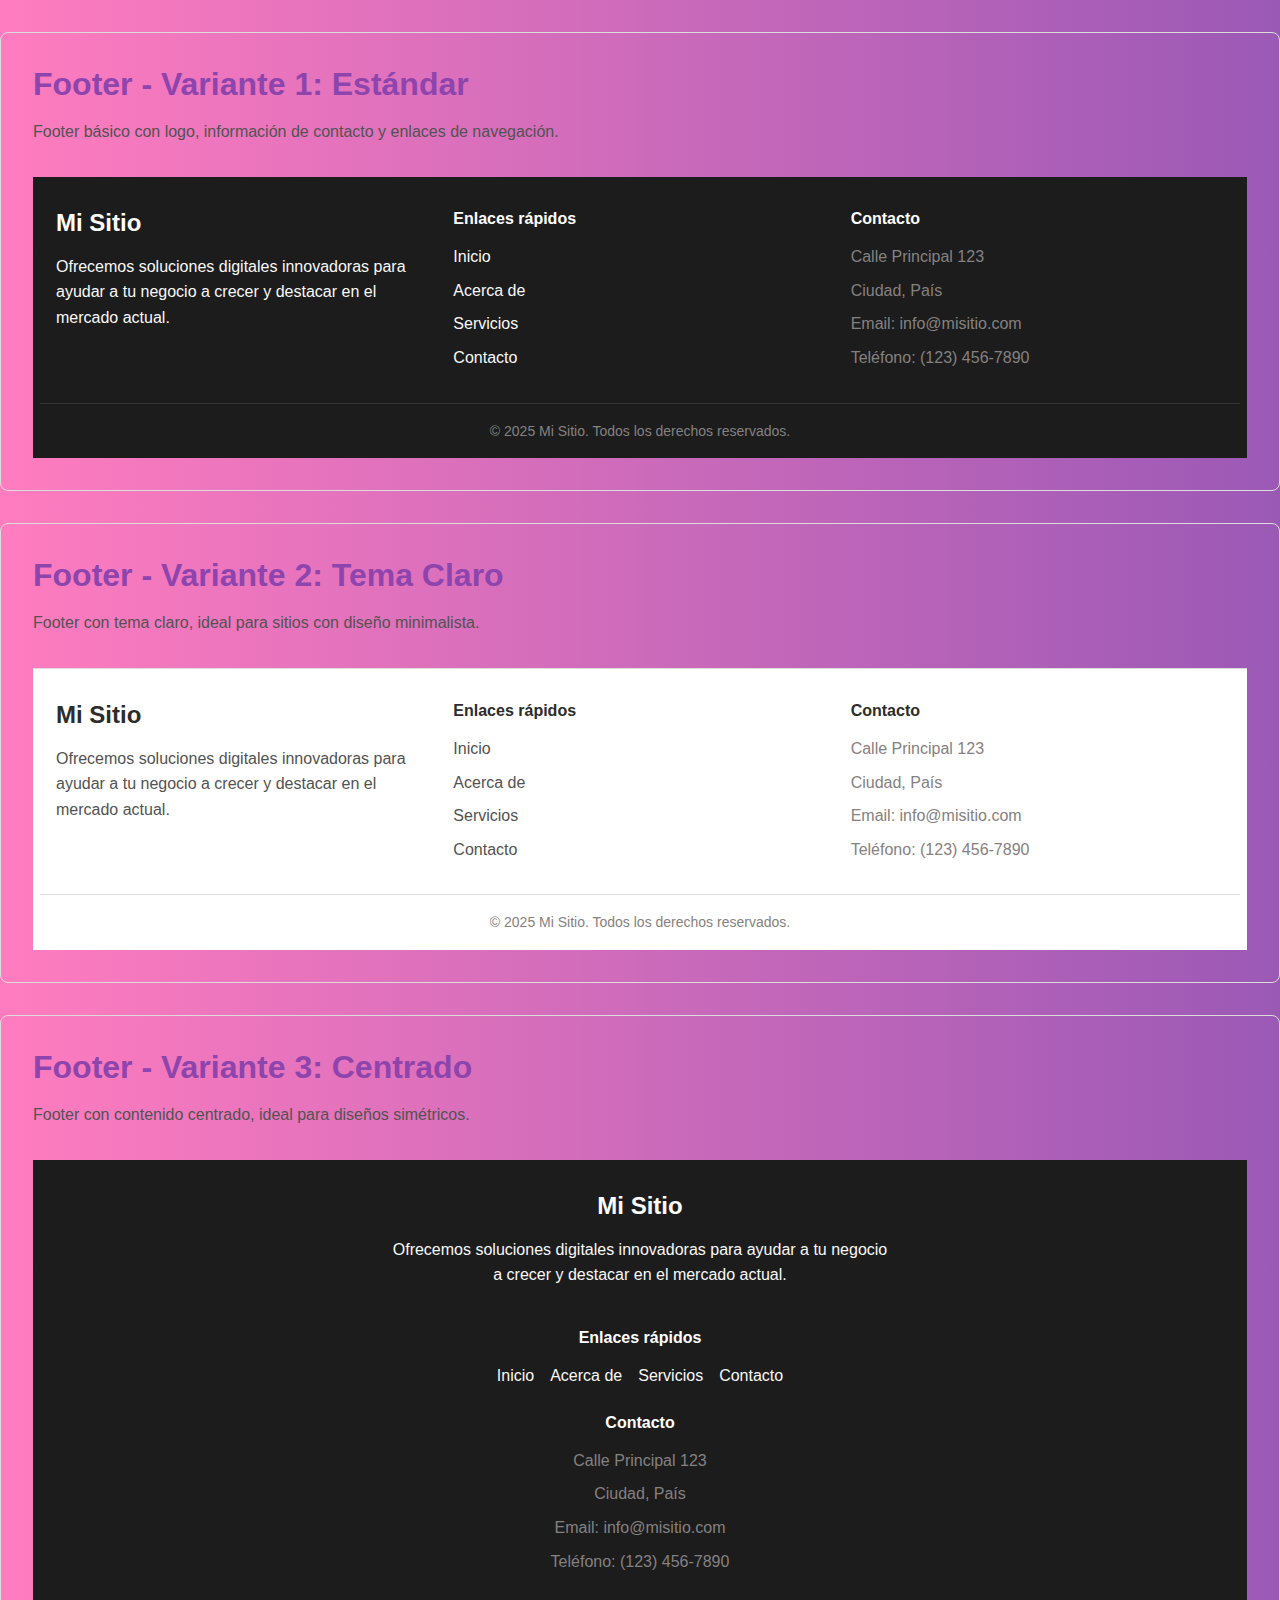
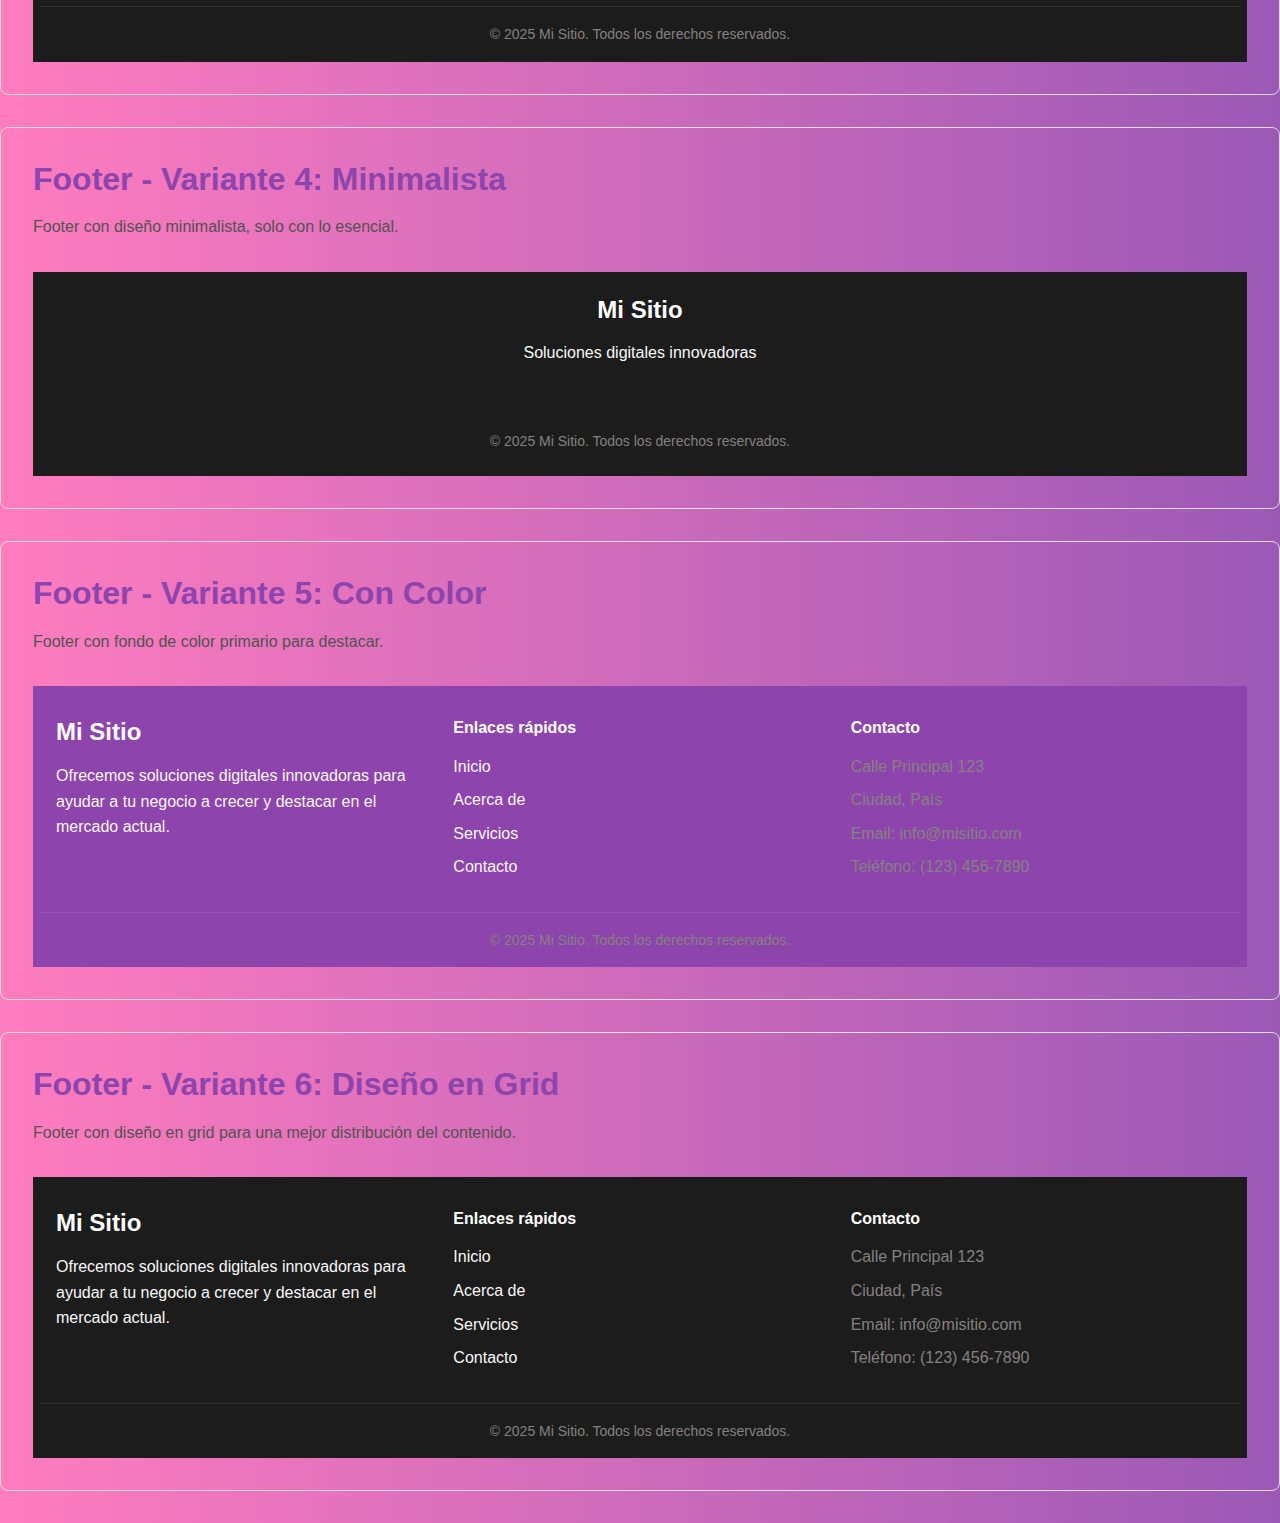
<file: components/footer.html>
<!DOCTYPE html>
<html lang="es">
<head>
    <meta charset="UTF-8">
    <meta name="viewport" content="width=device-width, initial-scale=1.0">
    <title>Componente Footer</title>
    <link rel="stylesheet" href="../assets/css/styles.css">
    <link rel="stylesheet" href="../assets/css/components/footer/footer.css">
    <style>
        .component-container {
            margin: 2rem 0;
            padding: 2rem;
            border: 1px solid var(--color-light-dark);
            border-radius: var(--border-radius-md);
        }
        
        .component-title {
            margin-bottom: 1rem;
            color: var(--color-primary);
        }
        
        .component-description {
            margin-bottom: 2rem;
            color: var(--text-medium);
        }
    </style>
</head>
<body>
    <div class="component-container">
        <h2 class="component-title">Footer - Variante 1: Estándar</h2>
        <p class="component-description">Footer básico con logo, información de contacto y enlaces de navegación.</p>
        
        <!-- Footer Estándar -->
        <footer class="footer">
            <div class="footer__container">
                <div class="footer__info">
                    <h2 class="footer__logo">Mi Sitio</h2>
                    <p class="footer__text">Ofrecemos soluciones digitales innovadoras para ayudar a tu negocio a crecer y destacar en el mercado actual.</p>
                </div>
                
                <div class="footer__links">
                    <h3 class="footer__heading">Enlaces rápidos</h3>
                    <ul class="footer__nav">
                        <li><a href="#">Inicio</a></li>
                        <li><a href="#">Acerca de</a></li>
                        <li><a href="#">Servicios</a></li>
                        <li><a href="#">Contacto</a></li>
                    </ul>
                </div>
                
                <div class="footer__contact">
                    <h3 class="footer__heading">Contacto</h3>
                    <address>
                        <p>Calle Principal 123</p>
                        <p>Ciudad, País</p>
                        <p>Email: info@misitio.com</p>
                        <p>Teléfono: (123) 456-7890</p>
                    </address>
                </div>
            </div>
            
            <div class="footer__bottom">
                <p>&copy; 2025 Mi Sitio. Todos los derechos reservados.</p>
            </div>
        </footer>
    </div>
    
    <div class="component-container">
        <h2 class="component-title">Footer - Variante 2: Tema Claro</h2>
        <p class="component-description">Footer con tema claro, ideal para sitios con diseño minimalista.</p>
        
        <!-- Footer Tema Claro -->
        <footer class="footer footer--light">
            <div class="footer__container">
                <div class="footer__info">
                    <h2 class="footer__logo">Mi Sitio</h2>
                    <p class="footer__text">Ofrecemos soluciones digitales innovadoras para ayudar a tu negocio a crecer y destacar en el mercado actual.</p>
                </div>
                
                <div class="footer__links">
                    <h3 class="footer__heading">Enlaces rápidos</h3>
                    <ul class="footer__nav">
                        <li><a href="#">Inicio</a></li>
                        <li><a href="#">Acerca de</a></li>
                        <li><a href="#">Servicios</a></li>
                        <li><a href="#">Contacto</a></li>
                    </ul>
                </div>
                
                <div class="footer__contact">
                    <h3 class="footer__heading">Contacto</h3>
                    <address>
                        <p>Calle Principal 123</p>
                        <p>Ciudad, País</p>
                        <p>Email: info@misitio.com</p>
                        <p>Teléfono: (123) 456-7890</p>
                    </address>
                </div>
            </div>
            
            <div class="footer__bottom">
                <p>&copy; 2025 Mi Sitio. Todos los derechos reservados.</p>
            </div>
        </footer>
    </div>
    
    <div class="component-container">
        <h2 class="component-title">Footer - Variante 3: Centrado</h2>
        <p class="component-description">Footer con contenido centrado, ideal para diseños simétricos.</p>
        
        <!-- Footer Centrado -->
        <footer class="footer footer--centered">
            <div class="footer__container">
                <div class="footer__info">
                    <h2 class="footer__logo">Mi Sitio</h2>
                    <p class="footer__text">Ofrecemos soluciones digitales innovadoras para ayudar a tu negocio a crecer y destacar en el mercado actual.</p>
                </div>
                
                <div class="footer__links">
                    <h3 class="footer__heading">Enlaces rápidos</h3>
                    <ul class="footer__nav">
                        <li><a href="#">Inicio</a></li>
                        <li><a href="#">Acerca de</a></li>
                        <li><a href="#">Servicios</a></li>
                        <li><a href="#">Contacto</a></li>
                    </ul>
                </div>
                
                <div class="footer__contact">
                    <h3 class="footer__heading">Contacto</h3>
                    <address>
                        <p>Calle Principal 123</p>
                        <p>Ciudad, País</p>
                        <p>Email: info@misitio.com</p>
                        <p>Teléfono: (123) 456-7890</p>
                    </address>
                </div>
            </div>
            
            <div class="footer__bottom">
                <p>&copy; 2025 Mi Sitio. Todos los derechos reservados.</p>
            </div>
        </footer>
    </div>
    
    <div class="component-container">
        <h2 class="component-title">Footer - Variante 4: Minimalista</h2>
        <p class="component-description">Footer con diseño minimalista, solo con lo esencial.</p>
        
        <!-- Footer Minimalista -->
        <footer class="footer footer--minimal">
            <div class="footer__container">
                <div class="footer__info">
                    <h2 class="footer__logo">Mi Sitio</h2>
                    <p class="footer__text">Soluciones digitales innovadoras</p>
                </div>
            </div>
            
            <div class="footer__bottom">
                <p>&copy; 2025 Mi Sitio. Todos los derechos reservados.</p>
            </div>
        </footer>
    </div>
    
    <div class="component-container">
        <h2 class="component-title">Footer - Variante 5: Con Color</h2>
        <p class="component-description">Footer con fondo de color primario para destacar.</p>
        
        <!-- Footer Con Color -->
        <footer class="footer footer--colored">
            <div class="footer__container">
                <div class="footer__info">
                    <h2 class="footer__logo">Mi Sitio</h2>
                    <p class="footer__text">Ofrecemos soluciones digitales innovadoras para ayudar a tu negocio a crecer y destacar en el mercado actual.</p>
                </div>
                
                <div class="footer__links">
                    <h3 class="footer__heading">Enlaces rápidos</h3>
                    <ul class="footer__nav">
                        <li><a href="#">Inicio</a></li>
                        <li><a href="#">Acerca de</a></li>
                        <li><a href="#">Servicios</a></li>
                        <li><a href="#">Contacto</a></li>
                    </ul>
                </div>
                
                <div class="footer__contact">
                    <h3 class="footer__heading">Contacto</h3>
                    <address>
                        <p>Calle Principal 123</p>
                        <p>Ciudad, País</p>
                        <p>Email: info@misitio.com</p>
                        <p>Teléfono: (123) 456-7890</p>
                    </address>
                </div>
            </div>
            
            <div class="footer__bottom">
                <p>&copy; 2025 Mi Sitio. Todos los derechos reservados.</p>
            </div>
        </footer>
    </div>
    
    <div class="component-container">
        <h2 class="component-title">Footer - Variante 6: Diseño en Grid</h2>
        <p class="component-description">Footer con diseño en grid para una mejor distribución del contenido.</p>
        
        <!-- Footer Diseño en Grid -->
        <footer class="footer footer--grid">
            <div class="footer__container">
                <div class="footer__info">
                    <h2 class="footer__logo">Mi Sitio</h2>
                    <p class="footer__text">Ofrecemos soluciones digitales innovadoras para ayudar a tu negocio a crecer y destacar en el mercado actual.</p>
                </div>
                
                <div class="footer__links">
                    <h3 class="footer__heading">Enlaces rápidos</h3>
                    <ul class="footer__nav">
                        <li><a href="#">Inicio</a></li>
                        <li><a href="#">Acerca de</a></li>
                        <li><a href="#">Servicios</a></li>
                        <li><a href="#">Contacto</a></li>
                    </ul>
                </div>
                
                <div class="footer__contact">
                    <h3 class="footer__heading">Contacto</h3>
                    <address>
                        <p>Calle Principal 123</p>
                        <p>Ciudad, País</p>
                        <p>Email: info@misitio.com</p>
                        <p>Teléfono: (123) 456-7890</p>
                    </address>
                </div>
            </div>
            
            <div class="footer__bottom">
                <p>&copy; 2025 Mi Sitio. Todos los derechos reservados.</p>
            </div>
        </footer>
    </div>
</body>
</html>
</file>
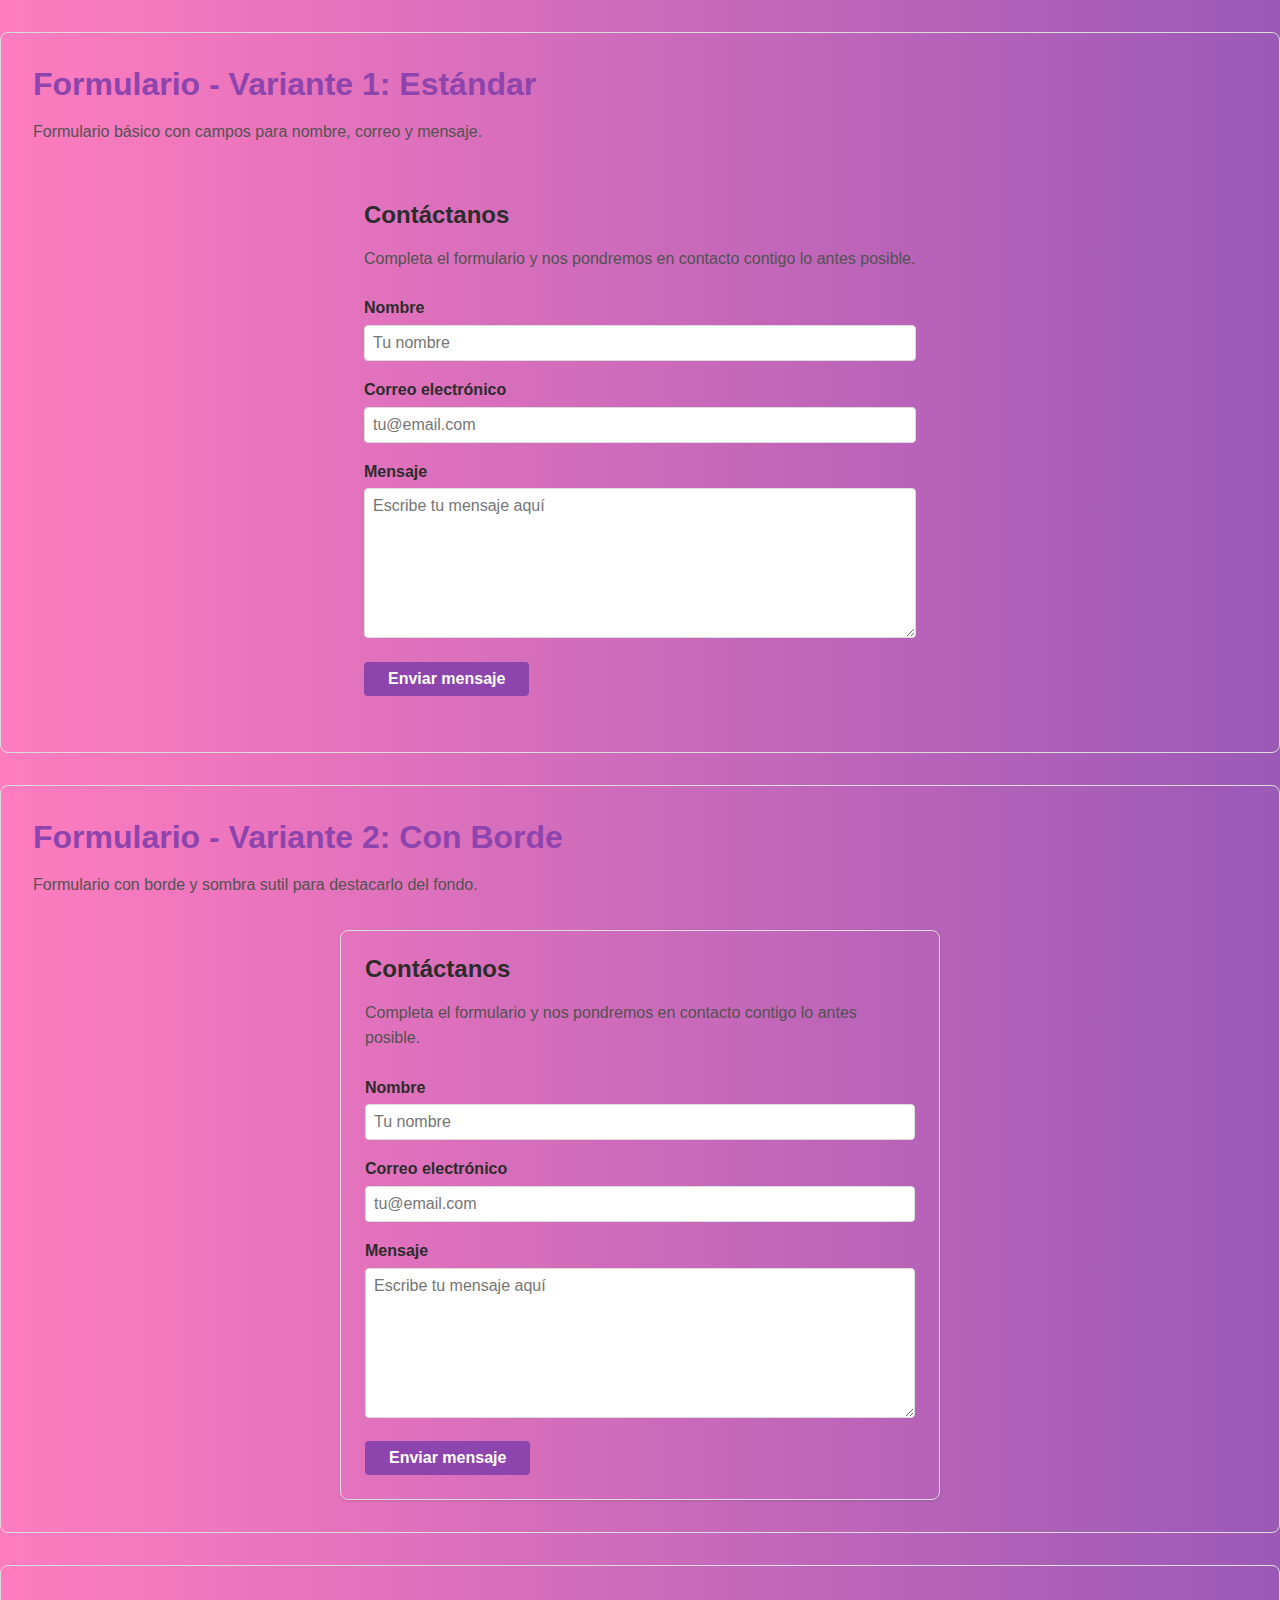
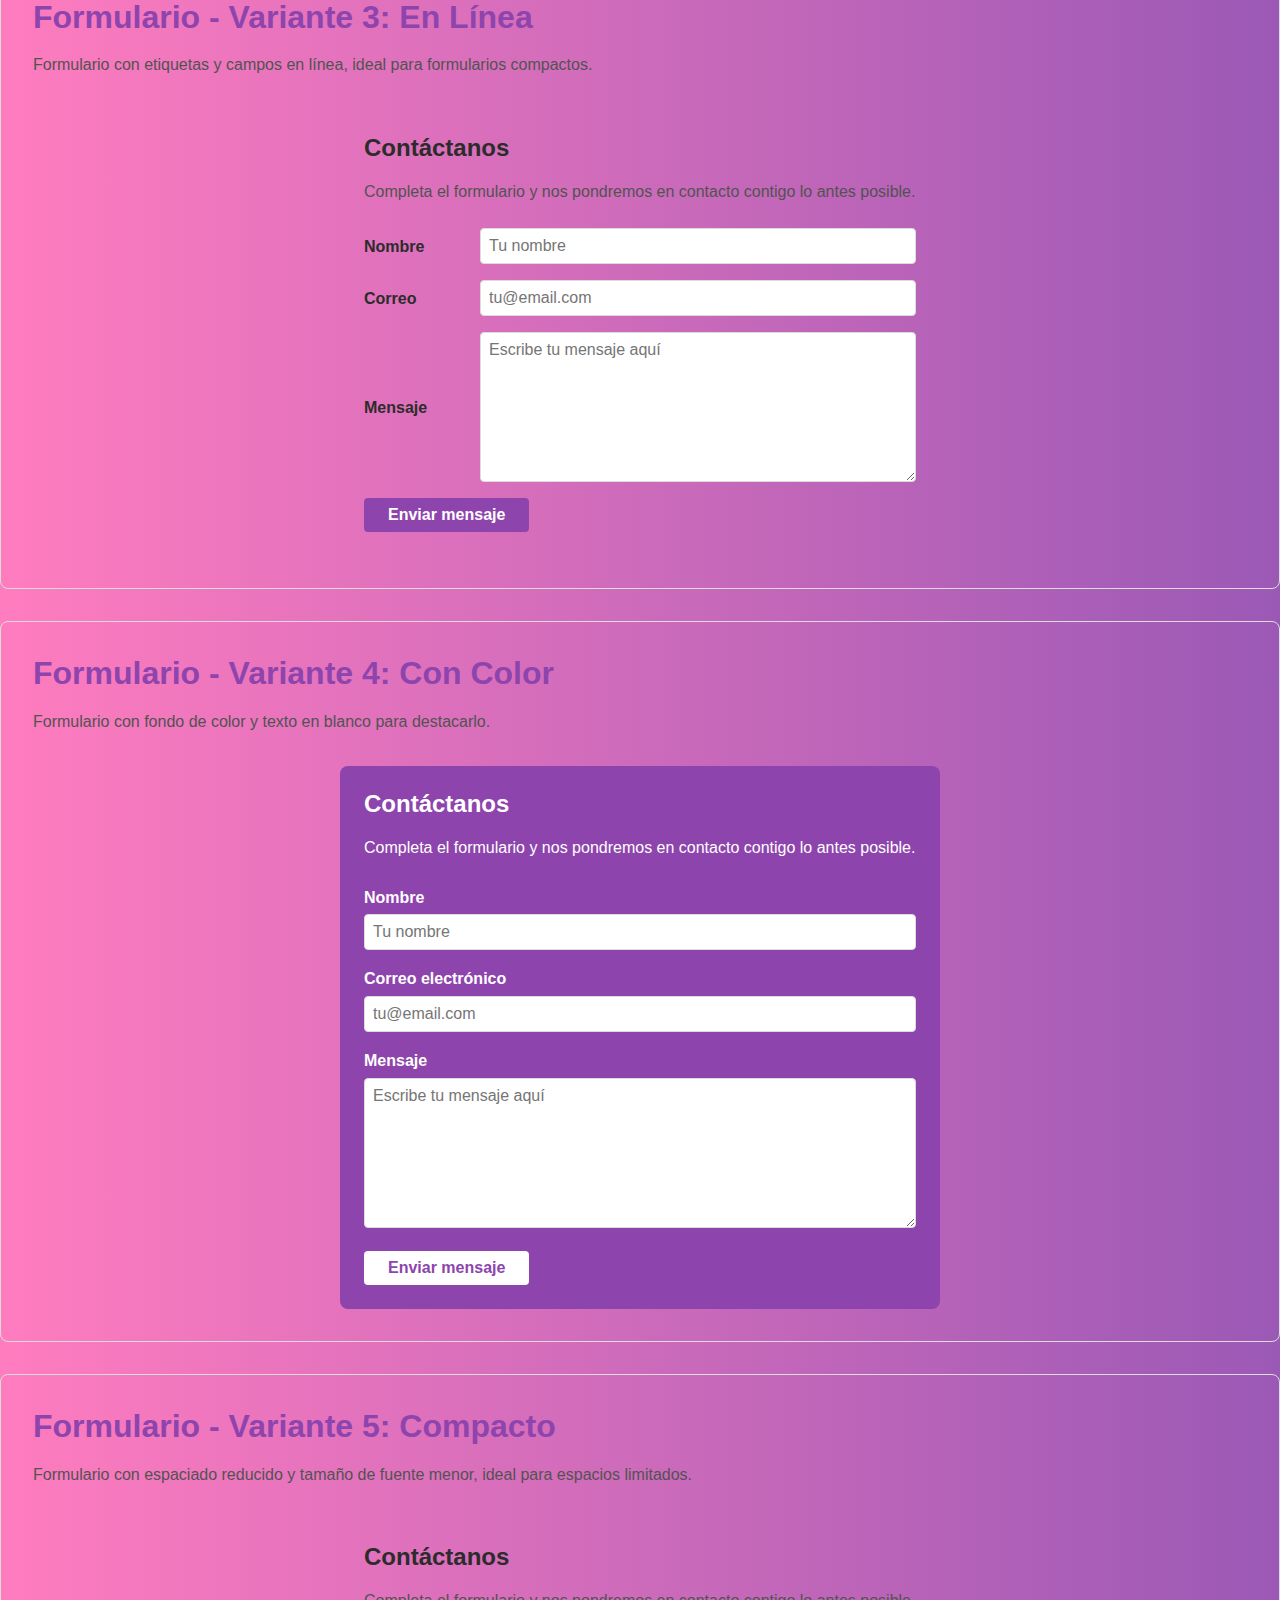
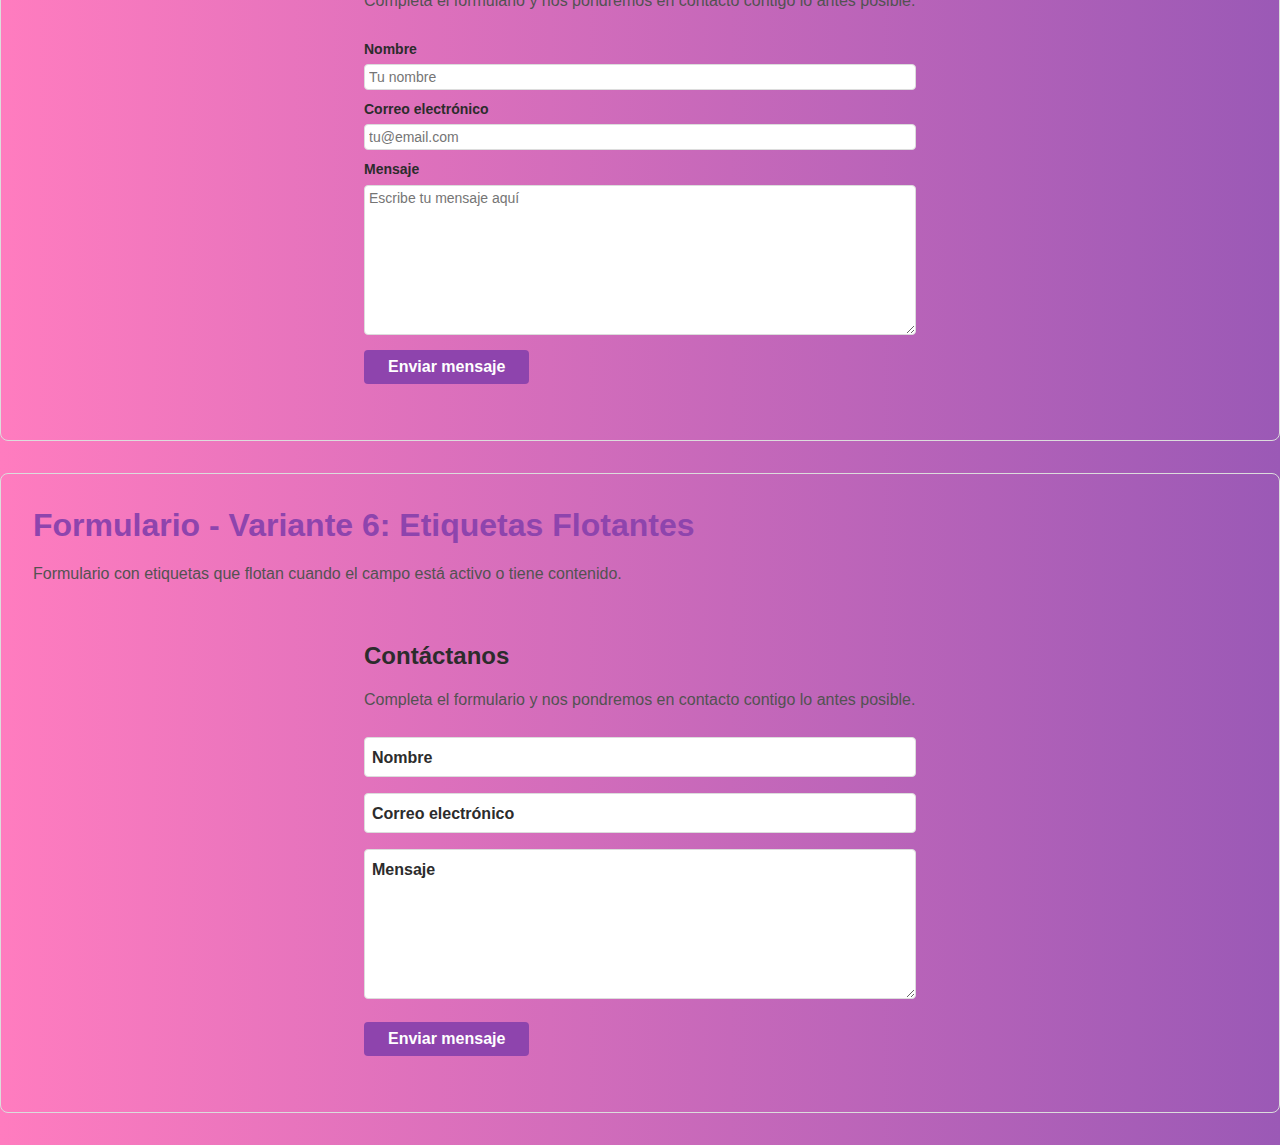
<file: components/form.html>
<!DOCTYPE html>
<html lang="es">
<head>
    <meta charset="UTF-8">
    <meta name="viewport" content="width=device-width, initial-scale=1.0">
    <title>Componente Formulario</title>
    <link rel="stylesheet" href="../assets/css/styles.css">
    <link rel="stylesheet" href="../assets/css/components/form/form.css">
    <style>
        .component-container {
            margin: 2rem 0;
            padding: 2rem;
            border: 1px solid var(--color-light-dark);
            border-radius: var(--border-radius-md);
        }
        
        .component-title {
            margin-bottom: 1rem;
            color: var(--color-primary);
        }
        
        .component-description {
            margin-bottom: 2rem;
            color: var(--text-medium);
        }
    </style>
</head>
<body>
    <div class="component-container">
        <h2 class="component-title">Formulario - Variante 1: Estándar</h2>
        <p class="component-description">Formulario básico con campos para nombre, correo y mensaje.</p>
        
        <!-- Formulario Estándar -->
        <form class="form">
            <div class="form__container">
                <h2 class="form__title">Contáctanos</h2>
                <p class="form__description">Completa el formulario y nos pondremos en contacto contigo lo antes posible.</p>
                
                <div class="form__group">
                    <label for="name-1" class="form__label">Nombre</label>
                    <input type="text" id="name-1" class="form__input" placeholder="Tu nombre">
                </div>
                
                <div class="form__group">
                    <label for="email-1" class="form__label">Correo electrónico</label>
                    <input type="email" id="email-1" class="form__input" placeholder="tu@email.com">
                </div>
                
                <div class="form__group">
                    <label for="message-1" class="form__label">Mensaje</label>
                    <textarea id="message-1" class="form__textarea" placeholder="Escribe tu mensaje aquí"></textarea>
                </div>
                
                <button type="submit" class="form__button">Enviar mensaje</button>
            </div>
        </form>
    </div>
    
    <div class="component-container">
        <h2 class="component-title">Formulario - Variante 2: Con Borde</h2>
        <p class="component-description">Formulario con borde y sombra sutil para destacarlo del fondo.</p>
        
        <!-- Formulario Con Borde -->
        <form class="form form--boxed">
            <div class="form__container">
                <h2 class="form__title">Contáctanos</h2>
                <p class="form__description">Completa el formulario y nos pondremos en contacto contigo lo antes posible.</p>
                
                <div class="form__group">
                    <label for="name-2" class="form__label">Nombre</label>
                    <input type="text" id="name-2" class="form__input" placeholder="Tu nombre">
                </div>
                
                <div class="form__group">
                    <label for="email-2" class="form__label">Correo electrónico</label>
                    <input type="email" id="email-2" class="form__input" placeholder="tu@email.com">
                </div>
                
                <div class="form__group">
                    <label for="message-2" class="form__label">Mensaje</label>
                    <textarea id="message-2" class="form__textarea" placeholder="Escribe tu mensaje aquí"></textarea>
                </div>
                
                <button type="submit" class="form__button">Enviar mensaje</button>
            </div>
        </form>
    </div>
    
    <div class="component-container">
        <h2 class="component-title">Formulario - Variante 3: En Línea</h2>
        <p class="component-description">Formulario con etiquetas y campos en línea, ideal para formularios compactos.</p>
        
        <!-- Formulario En Línea -->
        <form class="form form--inline">
            <div class="form__container">
                <h2 class="form__title">Contáctanos</h2>
                <p class="form__description">Completa el formulario y nos pondremos en contacto contigo lo antes posible.</p>
                
                <div class="form__group">
                    <label for="name-3" class="form__label">Nombre</label>
                    <input type="text" id="name-3" class="form__input" placeholder="Tu nombre">
                </div>
                
                <div class="form__group">
                    <label for="email-3" class="form__label">Correo</label>
                    <input type="email" id="email-3" class="form__input" placeholder="tu@email.com">
                </div>
                
                <div class="form__group">
                    <label for="message-3" class="form__label">Mensaje</label>
                    <textarea id="message-3" class="form__textarea" placeholder="Escribe tu mensaje aquí"></textarea>
                </div>
                
                <button type="submit" class="form__button">Enviar mensaje</button>
            </div>
        </form>
    </div>
    
    <div class="component-container">
        <h2 class="component-title">Formulario - Variante 4: Con Color</h2>
        <p class="component-description">Formulario con fondo de color y texto en blanco para destacarlo.</p>
        
        <!-- Formulario Con Color -->
        <form class="form form--colored">
            <div class="form__container">
                <h2 class="form__title">Contáctanos</h2>
                <p class="form__description">Completa el formulario y nos pondremos en contacto contigo lo antes posible.</p>
                
                <div class="form__group">
                    <label for="name-4" class="form__label">Nombre</label>
                    <input type="text" id="name-4" class="form__input" placeholder="Tu nombre">
                </div>
                
                <div class="form__group">
                    <label for="email-4" class="form__label">Correo electrónico</label>
                    <input type="email" id="email-4" class="form__input" placeholder="tu@email.com">
                </div>
                
                <div class="form__group">
                    <label for="message-4" class="form__label">Mensaje</label>
                    <textarea id="message-4" class="form__textarea" placeholder="Escribe tu mensaje aquí"></textarea>
                </div>
                
                <button type="submit" class="form__button">Enviar mensaje</button>
            </div>
        </form>
    </div>
    
    <div class="component-container">
        <h2 class="component-title">Formulario - Variante 5: Compacto</h2>
        <p class="component-description">Formulario con espaciado reducido y tamaño de fuente menor, ideal para espacios limitados.</p>
        
        <!-- Formulario Compacto -->
        <form class="form form--compact">
            <div class="form__container">
                <h2 class="form__title">Contáctanos</h2>
                <p class="form__description">Completa el formulario y nos pondremos en contacto contigo lo antes posible.</p>
                
                <div class="form__group">
                    <label for="name-5" class="form__label">Nombre</label>
                    <input type="text" id="name-5" class="form__input" placeholder="Tu nombre">
                </div>
                
                <div class="form__group">
                    <label for="email-5" class="form__label">Correo electrónico</label>
                    <input type="email" id="email-5" class="form__input" placeholder="tu@email.com">
                </div>
                
                <div class="form__group">
                    <label for="message-5" class="form__label">Mensaje</label>
                    <textarea id="message-5" class="form__textarea" placeholder="Escribe tu mensaje aquí"></textarea>
                </div>
                
                <button type="submit" class="form__button">Enviar mensaje</button>
            </div>
        </form>
    </div>
    
    <div class="component-container">
        <h2 class="component-title">Formulario - Variante 6: Etiquetas Flotantes</h2>
        <p class="component-description">Formulario con etiquetas que flotan cuando el campo está activo o tiene contenido.</p>
        
        <!-- Formulario Etiquetas Flotantes -->
        <form class="form form--floating">
            <div class="form__container">
                <h2 class="form__title">Contáctanos</h2>
                <p class="form__description">Completa el formulario y nos pondremos en contacto contigo lo antes posible.</p>
                
                <div class="form__group">
                    <input type="text" id="name-6" class="form__input" placeholder=" ">
                    <label for="name-6" class="form__label">Nombre</label>
                </div>
                
                <div class="form__group">
                    <input type="email" id="email-6" class="form__input" placeholder=" ">
                    <label for="email-6" class="form__label">Correo electrónico</label>
                </div>
                
                <div class="form__group">
                    <textarea id="message-6" class="form__textarea" placeholder=" "></textarea>
                    <label for="message-6" class="form__label">Mensaje</label>
                </div>
                
                <button type="submit" class="form__button">Enviar mensaje</button>
            </div>
        </form>
    </div>
</body>
</html>
</file>
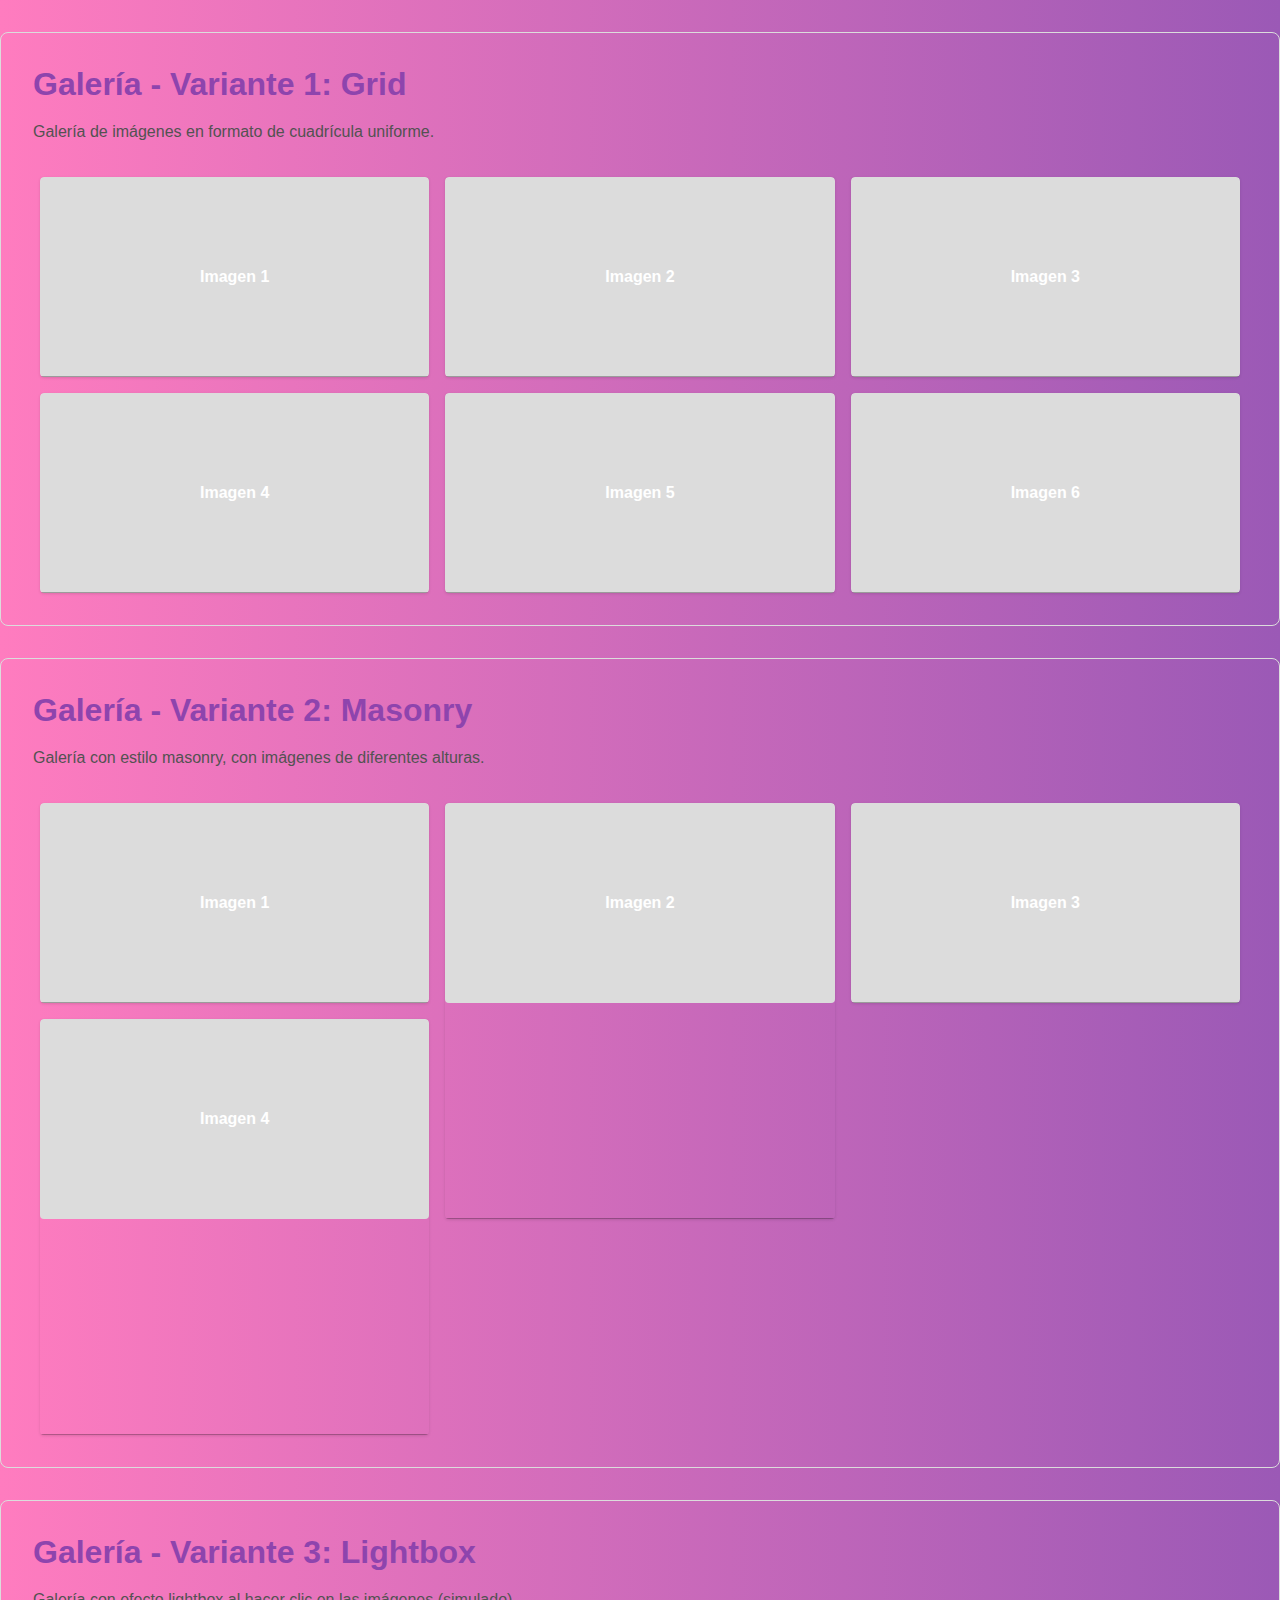
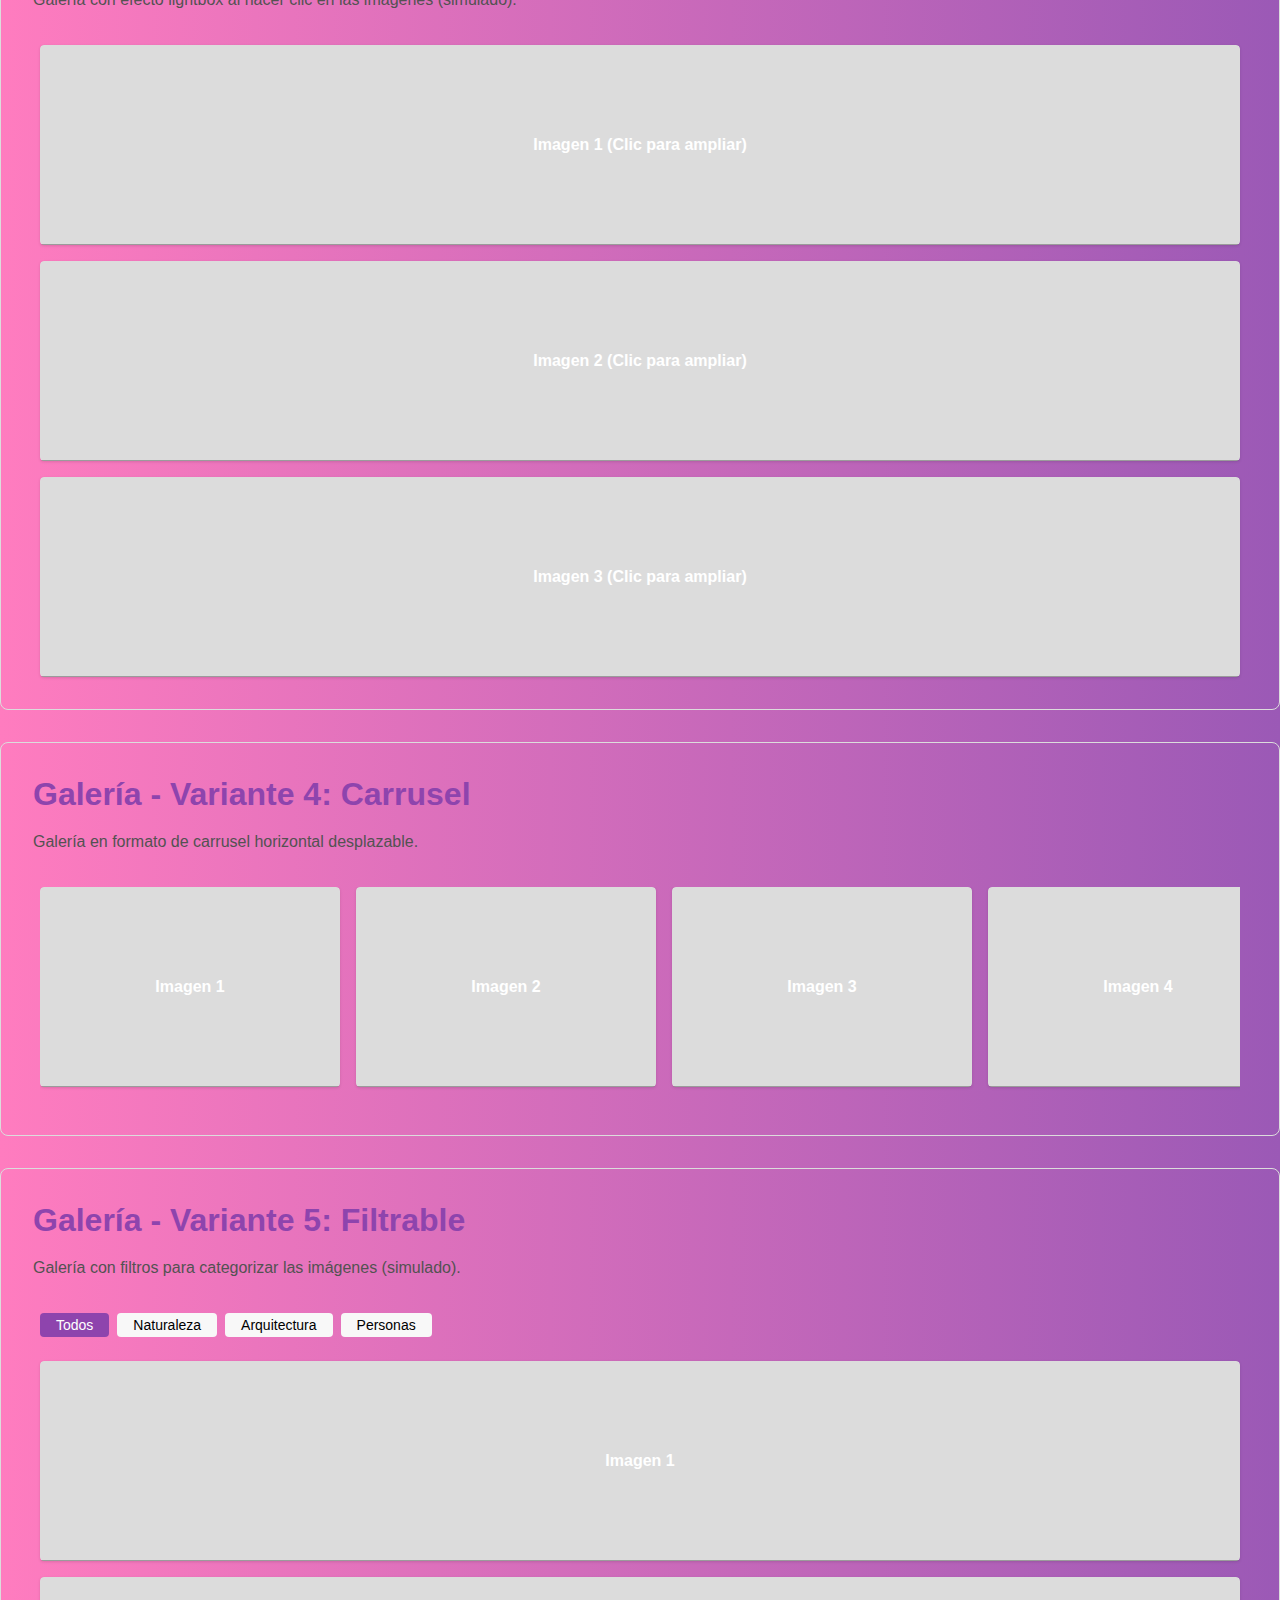
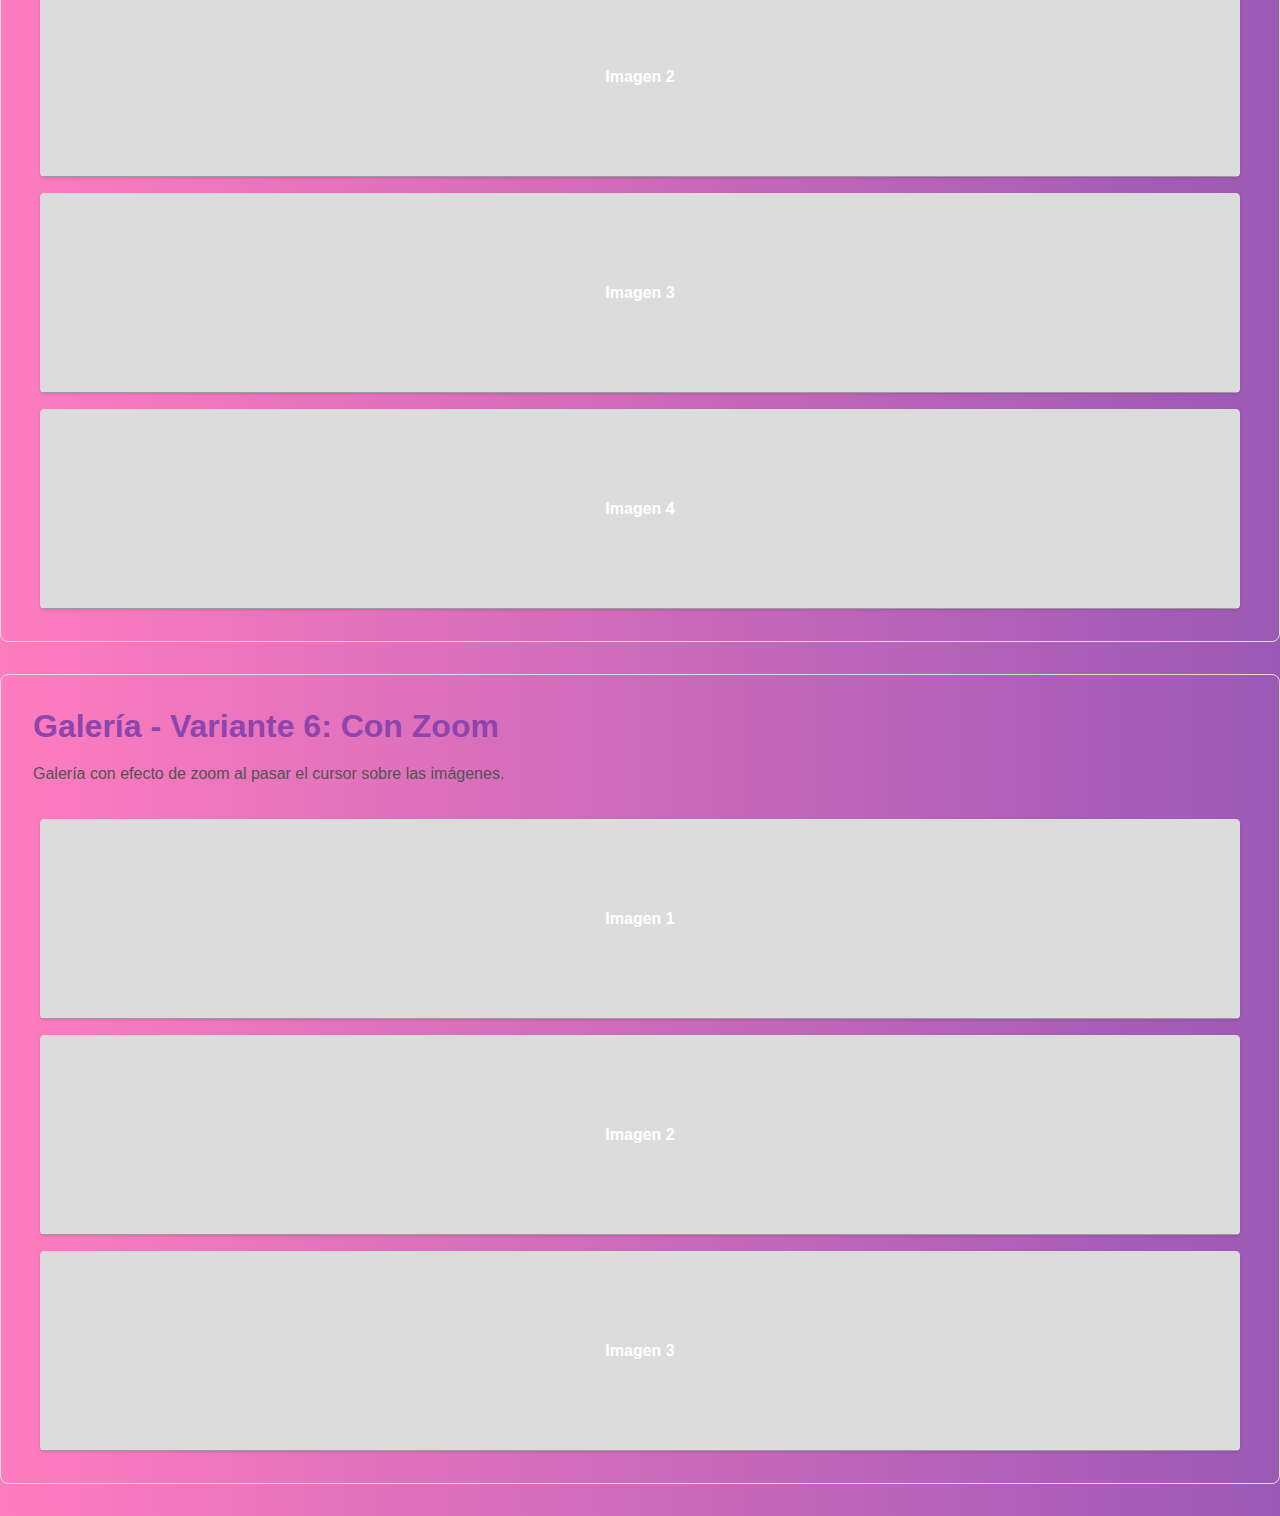
<file: components/gallery.html>
<!DOCTYPE html>
<html lang="es">
<head>
    <meta charset="UTF-8">
    <meta name="viewport" content="width=device-width, initial-scale=1.0">
    <title>Componente Galería</title>
    <link rel="stylesheet" href="../assets/css/styles.css">
    <link rel="stylesheet" href="../assets/css/components/gallery/gallery.css">
    <style>
        .component-container {
            margin: 2rem 0;
            padding: 2rem;
            border: 1px solid var(--color-light-dark);
            border-radius: var(--border-radius-md);
        }
        
        .component-title {
            margin-bottom: 1rem;
            color: var(--color-primary);
        }
        
        .component-description {
            margin-bottom: 2rem;
            color: var(--text-medium);
        }

        /* Estilos para simular imágenes */
        .placeholder-image {
            background-color: var(--color-light-dark);
            height: 200px;
            display: flex;
            align-items: center;
            justify-content: center;
            color: var(--text-white);
            font-weight: bold;
            border-radius: var(--border-radius-sm);
        }

        /* Estilos básicos para la galería (solo para visualización) */
        .gallery {
            width: 100%;
        }

        .gallery__container {
            display: grid;
            gap: var(--spacing-md);
        }

        .gallery__item {
            position: relative;
            overflow: hidden;
            border-radius: var(--border-radius-sm);
        }

        .gallery__caption {
            position: absolute;
            bottom: 0;
            left: 0;
            right: 0;
            background-color: rgba(0, 0, 0, 0.7);
            color: var(--text-white);
            padding: var(--spacing-md);
            transform: translateY(100%);
            transition: transform var(--transition-normal);
        }

        .gallery__item:hover .gallery__caption {
            transform: translateY(0);
        }

        .gallery__title {
            font-size: var(--font-size-md);
            margin-bottom: var(--spacing-xs);
        }

        .gallery__description {
            font-size: var(--font-size-sm);
        }

        /* Variante 1: Grid */
        .gallery--grid .gallery__container {
            grid-template-columns: repeat(3, 1fr);
        }

        /* Variante 2: Masonry */
        .gallery--masonry .gallery__container {
            grid-template-columns: repeat(3, 1fr);
            grid-auto-rows: 200px;
        }

        .gallery--masonry .gallery__item:nth-child(2n) {
            grid-row: span 2;
        }

        /* Variante 3: Lightbox */
        .gallery--lightbox .gallery__item {
            cursor: pointer;
        }

        /* Variante 4: Carousel */
        .gallery--carousel .gallery__container {
            display: flex;
            overflow-x: auto;
            scroll-snap-type: x mandatory;
            gap: var(--spacing-md);
            padding-bottom: var(--spacing-md);
        }

        .gallery--carousel .gallery__item {
            flex: 0 0 300px;
            scroll-snap-align: start;
        }

        /* Variante 5: Filtrable */
        .gallery--filterable .gallery__filters {
            display: flex;
            gap: var(--spacing-sm);
            margin-bottom: var(--spacing-lg);
        }

        .gallery--filterable .gallery__filter {
            padding: var(--spacing-xs) var(--spacing-md);
            background-color: var(--color-light);
            border: none;
            border-radius: var(--border-radius-sm);
            cursor: pointer;
            font-size: var(--font-size-sm);
        }

        .gallery--filterable .gallery__filter--active {
            background-color: var(--color-primary);
            color: var(--text-white);
        }

        /* Variante 6: Con Zoom */
        .gallery--zoom .gallery__item {
            overflow: hidden;
        }

        .gallery--zoom .placeholder-image {
            transition: transform var(--transition-normal);
        }

        .gallery--zoom .gallery__item:hover .placeholder-image {
            transform: scale(1.1);
        }

        /* Responsive */
        @media (max-width: 992px) {
            .gallery--grid .gallery__container,
            .gallery--masonry .gallery__container {
                grid-template-columns: repeat(2, 1fr);
            }
        }

        @media (max-width: 768px) {
            .gallery--grid .gallery__container,
            .gallery--masonry .gallery__container {
                grid-template-columns: 1fr;
            }
        }
    </style>
</head>
<body>
    <div class="component-container">
        <h2 class="component-title">Galería - Variante 1: Grid</h2>
        <p class="component-description">Galería de imágenes en formato de cuadrícula uniforme.</p>
        
        <!-- Galería Grid -->
        <div class="gallery gallery--grid">
            <div class="gallery__container">
                <div class="gallery__item">
                    <div class="placeholder-image">Imagen 1</div>
                    <div class="gallery__caption">
                        <h3 class="gallery__title">Título de la imagen</h3>
                        <p class="gallery__description">Descripción breve de la imagen</p>
                    </div>
                </div>
                
                <div class="gallery__item">
                    <div class="placeholder-image">Imagen 2</div>
                    <div class="gallery__caption">
                        <h3 class="gallery__title">Título de la imagen</h3>
                        <p class="gallery__description">Descripción breve de la imagen</p>
                    </div>
                </div>
                
                <div class="gallery__item">
                    <div class="placeholder-image">Imagen 3</div>
                    <div class="gallery__caption">
                        <h3 class="gallery__title">Título de la imagen</h3>
                        <p class="gallery__description">Descripción breve de la imagen</p>
                    </div>
                </div>
                
                <div class="gallery__item">
                    <div class="placeholder-image">Imagen 4</div>
                    <div class="gallery__caption">
                        <h3 class="gallery__title">Título de la imagen</h3>
                        <p class="gallery__description">Descripción breve de la imagen</p>
                    </div>
                </div>
                
                <div class="gallery__item">
                    <div class="placeholder-image">Imagen 5</div>
                    <div class="gallery__caption">
                        <h3 class="gallery__title">Título de la imagen</h3>
                        <p class="gallery__description">Descripción breve de la imagen</p>
                    </div>
                </div>
                
                <div class="gallery__item">
                    <div class="placeholder-image">Imagen 6</div>
                    <div class="gallery__caption">
                        <h3 class="gallery__title">Título de la imagen</h3>
                        <p class="gallery__description">Descripción breve de la imagen</p>
                    </div>
                </div>
            </div>
        </div>
    </div>
    
    <div class="component-container">
        <h2 class="component-title">Galería - Variante 2: Masonry</h2>
        <p class="component-description">Galería con estilo masonry, con imágenes de diferentes alturas.</p>
        
        <!-- Galería Masonry -->
        <div class="gallery gallery--masonry">
            <div class="gallery__container">
                <div class="gallery__item">
                    <div class="placeholder-image">Imagen 1</div>
                    <div class="gallery__caption">
                        <h3 class="gallery__title">Título de la imagen</h3>
                        <p class="gallery__description">Descripción breve de la imagen</p>
                    </div>
                </div>
                
                <div class="gallery__item">
                    <div class="placeholder-image">Imagen 2</div>
                    <div class="gallery__caption">
                        <h3 class="gallery__title">Título de la imagen</h3>
                        <p class="gallery__description">Descripción breve de la imagen</p>
                    </div>
                </div>
                
                <div class="gallery__item">
                    <div class="placeholder-image">Imagen 3</div>
                    <div class="gallery__caption">
                        <h3 class="gallery__title">Título de la imagen</h3>
                        <p class="gallery__description">Descripción breve de la imagen</p>
                    </div>
                </div>
                
                <div class="gallery__item">
                    <div class="placeholder-image">Imagen 4</div>
                    <div class="gallery__caption">
                        <h3 class="gallery__title">Título de la imagen</h3>
                        <p class="gallery__description">Descripción breve de la imagen</p>
                    </div>
                </div>
            </div>
        </div>
    </div>
    
    <div class="component-container">
        <h2 class="component-title">Galería - Variante 3: Lightbox</h2>
        <p class="component-description">Galería con efecto lightbox al hacer clic en las imágenes (simulado).</p>
        
        <!-- Galería Lightbox -->
        <div class="gallery gallery--lightbox">
            <div class="gallery__container">
                <div class="gallery__item">
                    <div class="placeholder-image">Imagen 1 (Clic para ampliar)</div>
                    <div class="gallery__caption">
                        <h3 class="gallery__title">Título de la imagen</h3>
                        <p class="gallery__description">Descripción breve de la imagen</p>
                    </div>
                </div>
                
                <div class="gallery__item">
                    <div class="placeholder-image">Imagen 2 (Clic para ampliar)</div>
                    <div class="gallery__caption">
                        <h3 class="gallery__title">Título de la imagen</h3>
                        <p class="gallery__description">Descripción breve de la imagen</p>
                    </div>
                </div>
                
                <div class="gallery__item">
                    <div class="placeholder-image">Imagen 3 (Clic para ampliar)</div>
                    <div class="gallery__caption">
                        <h3 class="gallery__title">Título de la imagen</h3>
                        <p class="gallery__description">Descripción breve de la imagen</p>
                    </div>
                </div>
            </div>
        </div>
    </div>
    
    <div class="component-container">
        <h2 class="component-title">Galería - Variante 4: Carrusel</h2>
        <p class="component-description">Galería en formato de carrusel horizontal desplazable.</p>
        
        <!-- Galería Carrusel -->
        <div class="gallery gallery--carousel">
            <div class="gallery__container">
                <div class="gallery__item">
                    <div class="placeholder-image">Imagen 1</div>
                    <div class="gallery__caption">
                        <h3 class="gallery__title">Título de la imagen</h3>
                        <p class="gallery__description">Descripción breve de la imagen</p>
                    </div>
                </div>
                
                <div class="gallery__item">
                    <div class="placeholder-image">Imagen 2</div>
                    <div class="gallery__caption">
                        <h3 class="gallery__title">Título de la imagen</h3>
                        <p class="gallery__description">Descripción breve de la imagen</p>
                    </div>
                </div>
                
                <div class="gallery__item">
                    <div class="placeholder-image">Imagen 3</div>
                    <div class="gallery__caption">
                        <h3 class="gallery__title">Título de la imagen</h3>
                        <p class="gallery__description">Descripción breve de la imagen</p>
                    </div>
                </div>
                
                <div class="gallery__item">
                    <div class="placeholder-image">Imagen 4</div>
                    <div class="gallery__caption">
                        <h3 class="gallery__title">Título de la imagen</h3>
                        <p class="gallery__description">Descripción breve de la imagen</p>
                    </div>
                </div>
                
                <div class="gallery__item">
                    <div class="placeholder-image">Imagen 5</div>
                    <div class="gallery__caption">
                        <h3 class="gallery__title">Título de la imagen</h3>
                        <p class="gallery__description">Descripción breve de la imagen</p>
                    </div>
                </div>
            </div>
        </div>
    </div>
    
    <div class="component-container">
        <h2 class="component-title">Galería - Variante 5: Filtrable</h2>
        <p class="component-description">Galería con filtros para categorizar las imágenes (simulado).</p>
        
        <!-- Galería Filtrable -->
        <div class="gallery gallery--filterable">
            <div class="gallery__filters">
                <button class="gallery__filter gallery__filter--active">Todos</button>
                <button class="gallery__filter">Naturaleza</button>
                <button class="gallery__filter">Arquitectura</button>
                <button class="gallery__filter">Personas</button>
            </div>
            <div class="gallery__container">
                <div class="gallery__item">
                    <div class="placeholder-image">Imagen 1</div>
                    <div class="gallery__caption">
                        <h3 class="gallery__title">Título de la imagen</h3>
                        <p class="gallery__description">Categoría: Naturaleza</p>
                    </div>
                </div>
                
                <div class="gallery__item">
                    <div class="placeholder-image">Imagen 2</div>
                    <div class="gallery__caption">
                        <h3 class="gallery__title">Título de la imagen</h3>
                        <p class="gallery__description">Categoría: Arquitectura</p>
                    </div>
                </div>
                
                <div class="gallery__item">
                    <div class="placeholder-image">Imagen 3</div>
                    <div class="gallery__caption">
                        <h3 class="gallery__title">Título de la imagen</h3>
                        <p class="gallery__description">Categoría: Personas</p>
                    </div>
                </div>
                
                <div class="gallery__item">
                    <div class="placeholder-image">Imagen 4</div>
                    <div class="gallery__caption">
                        <h3 class="gallery__title">Título de la imagen</h3>
                        <p class="gallery__description">Categoría: Naturaleza</p>
                    </div>
                </div>
            </div>
        </div>
    </div>
    
    <div class="component-container">
        <h2 class="component-title">Galería - Variante 6: Con Zoom</h2>
        <p class="component-description">Galería con efecto de zoom al pasar el cursor sobre las imágenes.</p>
        
        <!-- Galería Con Zoom -->
        <div class="gallery gallery--zoom">
            <div class="gallery__container">
                <div class="gallery__item">
                    <div class="placeholder-image">Imagen 1</div>
                    <div class="gallery__caption">
                        <h3 class="gallery__title">Título de la imagen</h3>
                        <p class="gallery__description">Descripción breve de la imagen</p>
                    </div>
                </div>
                
                <div class="gallery__item">
                    <div class="placeholder-image">Imagen 2</div>
                    <div class="gallery__caption">
                        <h3 class="gallery__title">Título de la imagen</h3>
                        <p class="gallery__description">Descripción breve de la imagen</p>
                    </div>
                </div>
                
                <div class="gallery__item">
                    <div class="placeholder-image">Imagen 3</div>
                    <div class="gallery__caption">
                        <h3 class="gallery__title">Título de la imagen</h3>
                        <p class="gallery__description">Descripción breve de la imagen</p>
                    </div>
                </div>
            </div>
        </div>
    </div>
</body>
</html>
</file>
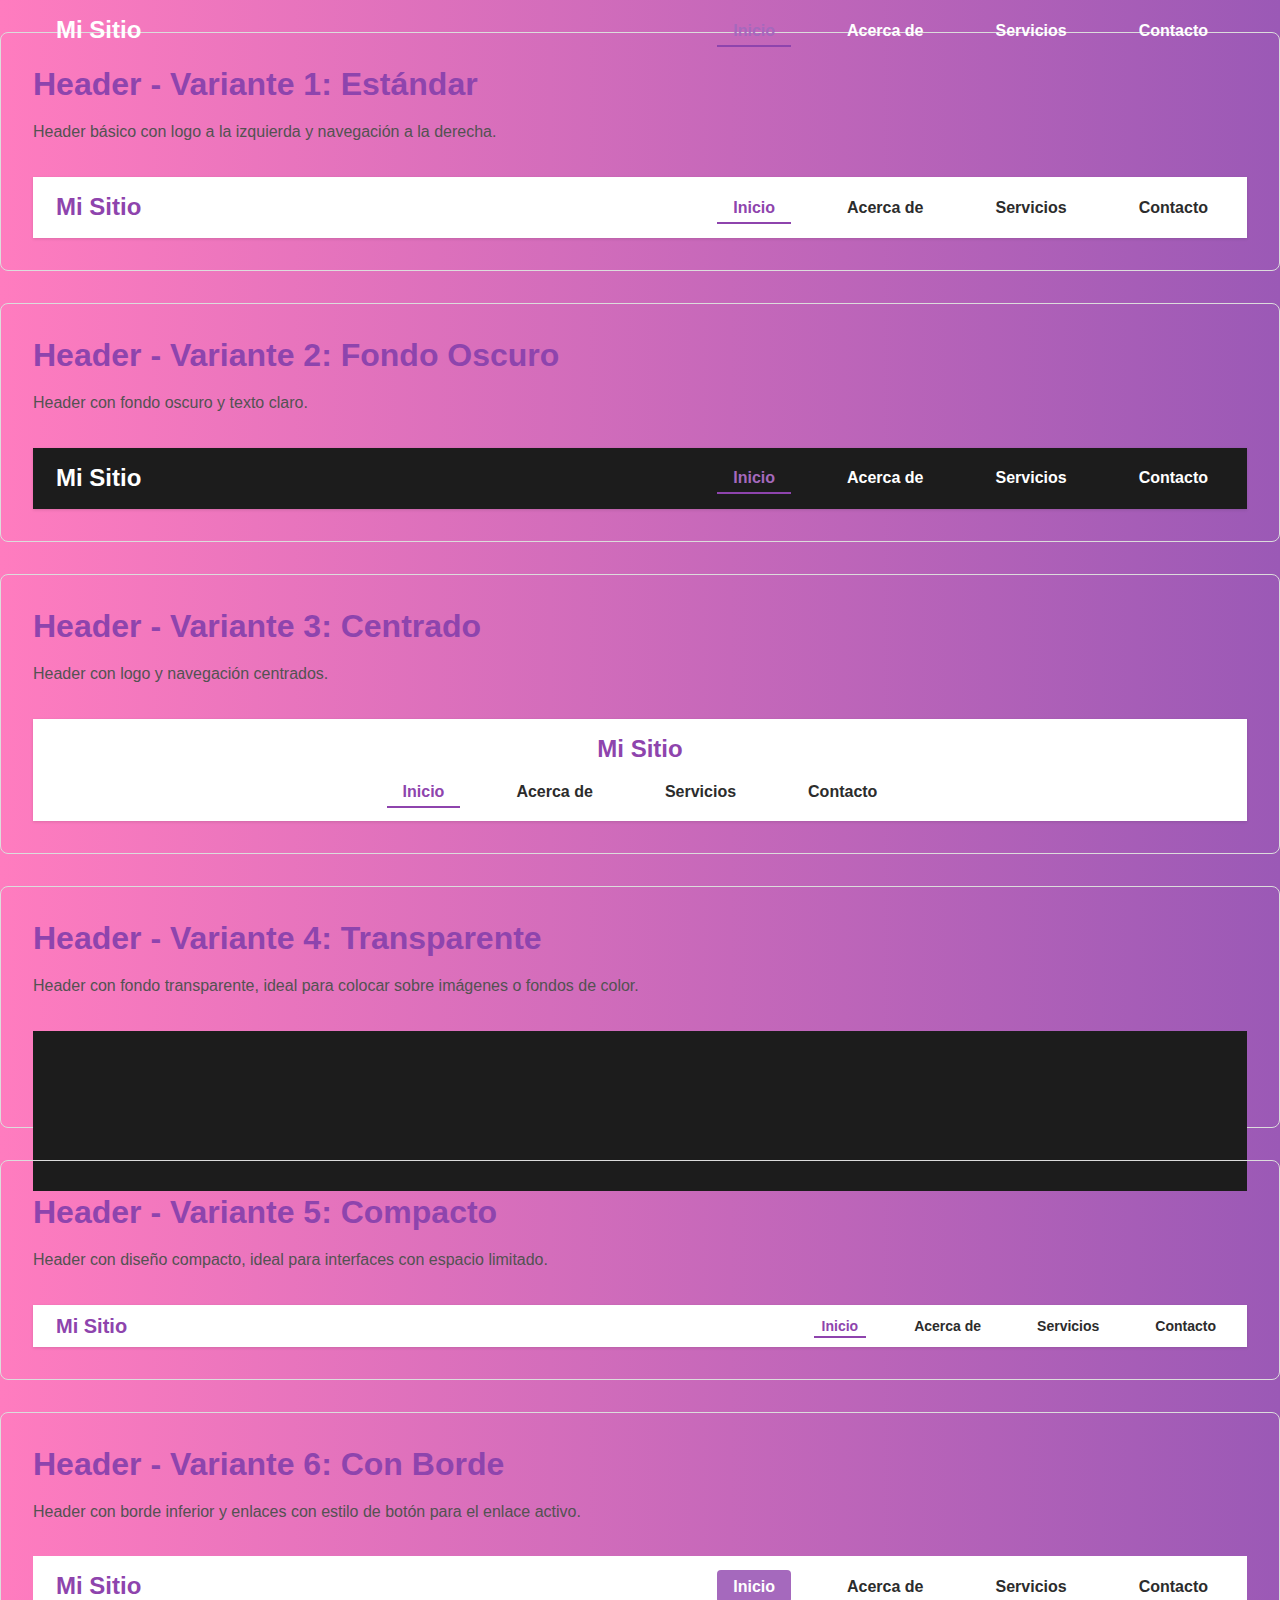
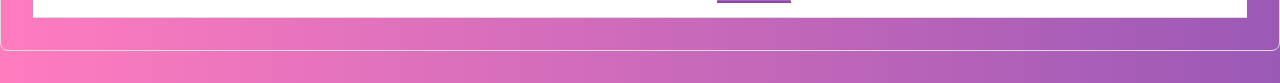
<file: components/header.html>
<!DOCTYPE html>
<html lang="es">
<head>
    <meta charset="UTF-8">
    <meta name="viewport" content="width=device-width, initial-scale=1.0">
    <title>Componente Header</title>
    <link rel="stylesheet" href="../assets/css/styles.css">
    <link rel="stylesheet" href="../assets/css/components/header/header.css">
    <style>
        .component-container {
            margin: 2rem 0;
            padding: 2rem;
            border: 1px solid var(--color-light-dark);
            border-radius: var(--border-radius-md);
        }
        
        .component-title {
            margin-bottom: 1rem;
            color: var(--color-primary);
        }
        
        .component-description {
            margin-bottom: 2rem;
            color: var(--text-medium);
        }
        
        /* Estilos para visualizar mejor el header transparente */
        .transparent-bg {
            background-color: var(--color-dark);
            padding: 2rem 0 8rem 0;
            margin-bottom: -6rem;
        }
    </style>
</head>
<body>
    <div class="component-container">
        <h2 class="component-title">Header - Variante 1: Estándar</h2>
        <p class="component-description">Header básico con logo a la izquierda y navegación a la derecha.</p>
        
        <!-- Header Estándar -->
        <header class="header">
            <div class="header__container">
                <h1 class="header__logo">Mi Sitio</h1>
                <nav class="header__nav">
                    <ul class="nav__list">
                        <li class="nav__item"><a href="#" class="nav__link nav__link--active">Inicio</a></li>
                        <li class="nav__item"><a href="#" class="nav__link">Acerca de</a></li>
                        <li class="nav__item"><a href="#" class="nav__link">Servicios</a></li>
                        <li class="nav__item"><a href="#" class="nav__link">Contacto</a></li>
                    </ul>
                </nav>
            </div>
        </header>
    </div>
    
    <div class="component-container">
        <h2 class="component-title">Header - Variante 2: Fondo Oscuro</h2>
        <p class="component-description">Header con fondo oscuro y texto claro.</p>
        
        <!-- Header Fondo Oscuro -->
        <header class="header header--dark">
            <div class="header__container">
                <h1 class="header__logo">Mi Sitio</h1>
                <nav class="header__nav">
                    <ul class="nav__list">
                        <li class="nav__item"><a href="#" class="nav__link nav__link--active">Inicio</a></li>
                        <li class="nav__item"><a href="#" class="nav__link">Acerca de</a></li>
                        <li class="nav__item"><a href="#" class="nav__link">Servicios</a></li>
                        <li class="nav__item"><a href="#" class="nav__link">Contacto</a></li>
                    </ul>
                </nav>
            </div>
        </header>
    </div>
    
    <div class="component-container">
        <h2 class="component-title">Header - Variante 3: Centrado</h2>
        <p class="component-description">Header con logo y navegación centrados.</p>
        
        <!-- Header Centrado -->
        <header class="header header--centered">
            <div class="header__container">
                <h1 class="header__logo">Mi Sitio</h1>
                <nav class="header__nav">
                    <ul class="nav__list">
                        <li class="nav__item"><a href="#" class="nav__link nav__link--active">Inicio</a></li>
                        <li class="nav__item"><a href="#" class="nav__link">Acerca de</a></li>
                        <li class="nav__item"><a href="#" class="nav__link">Servicios</a></li>
                        <li class="nav__item"><a href="#" class="nav__link">Contacto</a></li>
                    </ul>
                </nav>
            </div>
        </header>
    </div>
    
    <div class="component-container">
        <h2 class="component-title">Header - Variante 4: Transparente</h2>
        <p class="component-description">Header con fondo transparente, ideal para colocar sobre imágenes o fondos de color.</p>
        
        <!-- Header Transparente (con fondo oscuro para visualización) -->
        <div class="transparent-bg">
            <header class="header header--transparent">
                <div class="header__container">
                    <h1 class="header__logo">Mi Sitio</h1>
                    <nav class="header__nav">
                        <ul class="nav__list">
                            <li class="nav__item"><a href="#" class="nav__link nav__link--active">Inicio</a></li>
                            <li class="nav__item"><a href="#" class="nav__link">Acerca de</a></li>
                            <li class="nav__item"><a href="#" class="nav__link">Servicios</a></li>
                            <li class="nav__item"><a href="#" class="nav__link">Contacto</a></li>
                        </ul>
                    </nav>
                </div>
            </header>
        </div>
    </div>
    
    <div class="component-container">
        <h2 class="component-title">Header - Variante 5: Compacto</h2>
        <p class="component-description">Header con diseño compacto, ideal para interfaces con espacio limitado.</p>
        
        <!-- Header Compacto -->
        <header class="header header--compact">
            <div class="header__container">
                <h1 class="header__logo">Mi Sitio</h1>
                <nav class="header__nav">
                    <ul class="nav__list">
                        <li class="nav__item"><a href="#" class="nav__link nav__link--active">Inicio</a></li>
                        <li class="nav__item"><a href="#" class="nav__link">Acerca de</a></li>
                        <li class="nav__item"><a href="#" class="nav__link">Servicios</a></li>
                        <li class="nav__item"><a href="#" class="nav__link">Contacto</a></li>
                    </ul>
                </nav>
            </div>
        </header>
    </div>
    
    <div class="component-container">
        <h2 class="component-title">Header - Variante 6: Con Borde</h2>
        <p class="component-description">Header con borde inferior y enlaces con estilo de botón para el enlace activo.</p>
        
        <!-- Header Con Borde -->
        <header class="header header--bordered">
            <div class="header__container">
                <h1 class="header__logo">Mi Sitio</h1>
                <nav class="header__nav">
                    <ul class="nav__list">
                        <li class="nav__item"><a href="#" class="nav__link nav__link--active">Inicio</a></li>
                        <li class="nav__item"><a href="#" class="nav__link">Acerca de</a></li>
                        <li class="nav__item"><a href="#" class="nav__link">Servicios</a></li>
                        <li class="nav__item"><a href="#" class="nav__link">Contacto</a></li>
                    </ul>
                </nav>
            </div>
        </header>
    </div>
</body>
</html>
</file>
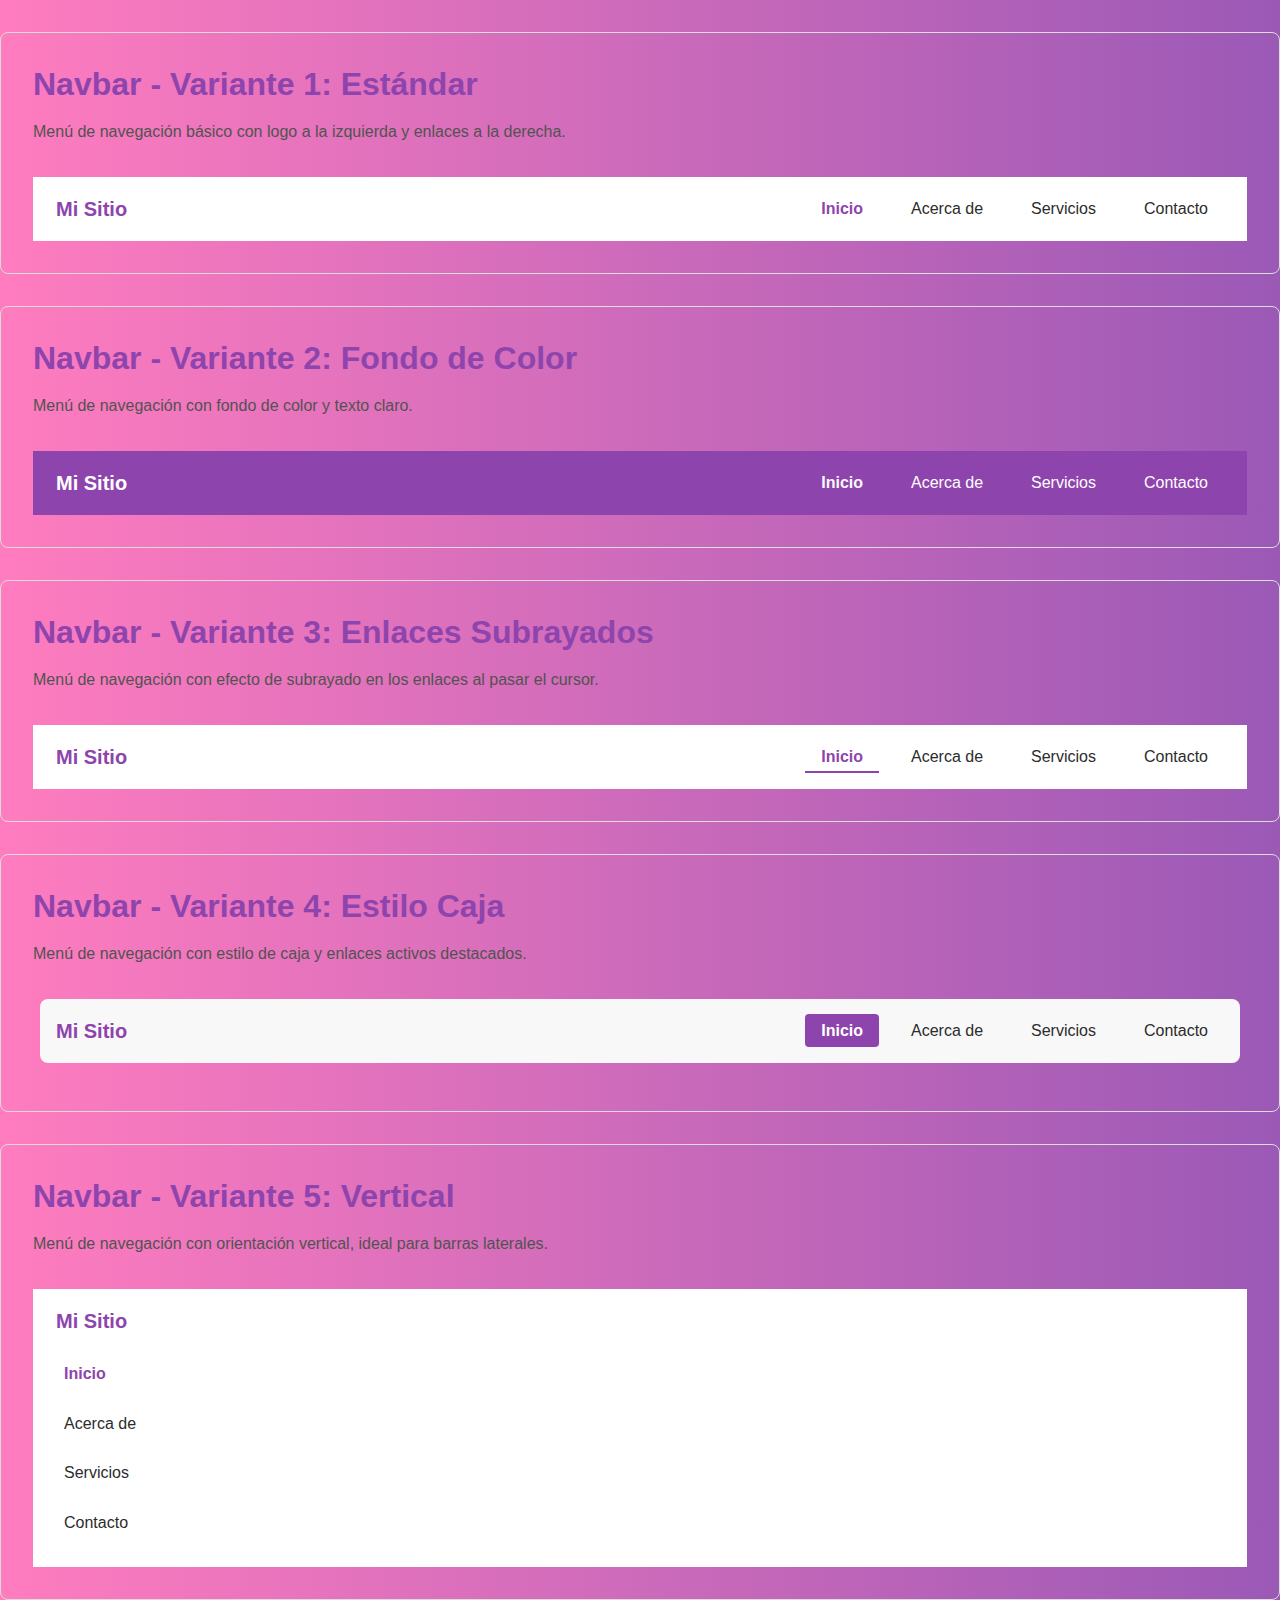
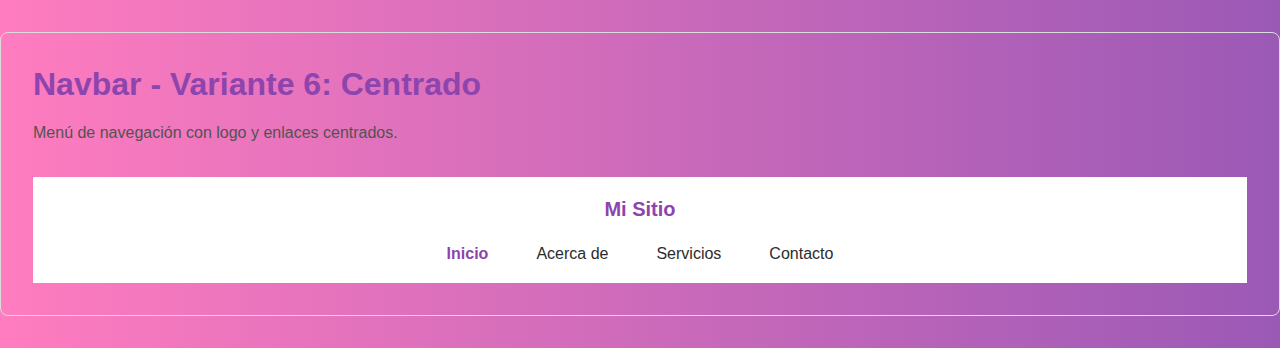
<file: components/navbar.html>
<!DOCTYPE html>
<html lang="es">
<head>
    <meta charset="UTF-8">
    <meta name="viewport" content="width=device-width, initial-scale=1.0">
    <title>Componente Navbar</title>
    <link rel="stylesheet" href="../assets/css/styles.css">
    <link rel="stylesheet" href="../assets/css/components/navbar/navbar.css">
    <style>
        .component-container {
            margin: 2rem 0;
            padding: 2rem;
            border: 1px solid var(--color-light-dark);
            border-radius: var(--border-radius-md);
        }
        
        .component-title {
            margin-bottom: 1rem;
            color: var(--color-primary);
        }
        
        .component-description {
            margin-bottom: 2rem;
            color: var(--text-medium);
        }
    </style>
</head>
<body>
    <div class="component-container">
        <h2 class="component-title">Navbar - Variante 1: Estándar</h2>
        <p class="component-description">Menú de navegación básico con logo a la izquierda y enlaces a la derecha.</p>
        
        <!-- Navbar Estándar -->
        <nav class="navbar">
            <div class="navbar__container">
                <a href="#" class="navbar__logo">Mi Sitio</a>
                <input type="checkbox" id="navbar-toggle-1" class="navbar__toggle">
                <label for="navbar-toggle-1" class="navbar__toggle-label">☰</label>
                <ul class="navbar__menu">
                    <li class="navbar__item"><a href="#" class="navbar__link navbar__link--active">Inicio</a></li>
                    <li class="navbar__item"><a href="#" class="navbar__link">Acerca de</a></li>
                    <li class="navbar__item"><a href="#" class="navbar__link">Servicios</a></li>
                    <li class="navbar__item"><a href="#" class="navbar__link">Contacto</a></li>
                </ul>
            </div>
        </nav>
    </div>
    
    <div class="component-container">
        <h2 class="component-title">Navbar - Variante 2: Fondo de Color</h2>
        <p class="component-description">Menú de navegación con fondo de color y texto claro.</p>
        
        <!-- Navbar Fondo de Color -->
        <nav class="navbar navbar--colored">
            <div class="navbar__container">
                <a href="#" class="navbar__logo">Mi Sitio</a>
                <input type="checkbox" id="navbar-toggle-2" class="navbar__toggle">
                <label for="navbar-toggle-2" class="navbar__toggle-label">☰</label>
                <ul class="navbar__menu">
                    <li class="navbar__item"><a href="#" class="navbar__link navbar__link--active">Inicio</a></li>
                    <li class="navbar__item"><a href="#" class="navbar__link">Acerca de</a></li>
                    <li class="navbar__item"><a href="#" class="navbar__link">Servicios</a></li>
                    <li class="navbar__item"><a href="#" class="navbar__link">Contacto</a></li>
                </ul>
            </div>
        </nav>
    </div>
    
    <div class="component-container">
        <h2 class="component-title">Navbar - Variante 3: Enlaces Subrayados</h2>
        <p class="component-description">Menú de navegación con efecto de subrayado en los enlaces al pasar el cursor.</p>
        
        <!-- Navbar Enlaces Subrayados -->
        <nav class="navbar navbar--underlined">
            <div class="navbar__container">
                <a href="#" class="navbar__logo">Mi Sitio</a>
                <input type="checkbox" id="navbar-toggle-3" class="navbar__toggle">
                <label for="navbar-toggle-3" class="navbar__toggle-label">☰</label>
                <ul class="navbar__menu">
                    <li class="navbar__item"><a href="#" class="navbar__link navbar__link--active">Inicio</a></li>
                    <li class="navbar__item"><a href="#" class="navbar__link">Acerca de</a></li>
                    <li class="navbar__item"><a href="#" class="navbar__link">Servicios</a></li>
                    <li class="navbar__item"><a href="#" class="navbar__link">Contacto</a></li>
                </ul>
            </div>
        </nav>
    </div>
    
    <div class="component-container">
        <h2 class="component-title">Navbar - Variante 4: Estilo Caja</h2>
        <p class="component-description">Menú de navegación con estilo de caja y enlaces activos destacados.</p>
        
        <!-- Navbar Estilo Caja -->
        <nav class="navbar navbar--boxed">
            <div class="navbar__container">
                <a href="#" class="navbar__logo">Mi Sitio</a>
                <input type="checkbox" id="navbar-toggle-4" class="navbar__toggle">
                <label for="navbar-toggle-4" class="navbar__toggle-label">☰</label>
                <ul class="navbar__menu">
                    <li class="navbar__item"><a href="#" class="navbar__link navbar__link--active">Inicio</a></li>
                    <li class="navbar__item"><a href="#" class="navbar__link">Acerca de</a></li>
                    <li class="navbar__item"><a href="#" class="navbar__link">Servicios</a></li>
                    <li class="navbar__item"><a href="#" class="navbar__link">Contacto</a></li>
                </ul>
            </div>
        </nav>
    </div>
    
    <div class="component-container">
        <h2 class="component-title">Navbar - Variante 5: Vertical</h2>
        <p class="component-description">Menú de navegación con orientación vertical, ideal para barras laterales.</p>
        
        <!-- Navbar Vertical -->
        <nav class="navbar navbar--vertical">
            <div class="navbar__container">
                <a href="#" class="navbar__logo">Mi Sitio</a>
                <input type="checkbox" id="navbar-toggle-5" class="navbar__toggle">
                <label for="navbar-toggle-5" class="navbar__toggle-label">☰</label>
                <ul class="navbar__menu">
                    <li class="navbar__item"><a href="#" class="navbar__link navbar__link--active">Inicio</a></li>
                    <li class="navbar__item"><a href="#" class="navbar__link">Acerca de</a></li>
                    <li class="navbar__item"><a href="#" class="navbar__link">Servicios</a></li>
                    <li class="navbar__item"><a href="#" class="navbar__link">Contacto</a></li>
                </ul>
            </div>
        </nav>
    </div>
    
    <div class="component-container">
        <h2 class="component-title">Navbar - Variante 6: Centrado</h2>
        <p class="component-description">Menú de navegación con logo y enlaces centrados.</p>
        
        <!-- Navbar Centrado -->
        <nav class="navbar navbar--centered">
            <div class="navbar__container">
                <a href="#" class="navbar__logo">Mi Sitio</a>
                <input type="checkbox" id="navbar-toggle-6" class="navbar__toggle">
                <label for="navbar-toggle-6" class="navbar__toggle-label">☰</label>
                <ul class="navbar__menu">
                    <li class="navbar__item"><a href="#" class="navbar__link navbar__link--active">Inicio</a></li>
                    <li class="navbar__item"><a href="#" class="navbar__link">Acerca de</a></li>
                    <li class="navbar__item"><a href="#" class="navbar__link">Servicios</a></li>
                    <li class="navbar__item"><a href="#" class="navbar__link">Contacto</a></li>
                </ul>
            </div>
        </nav>
    </div>
</body>
</html>
</file>
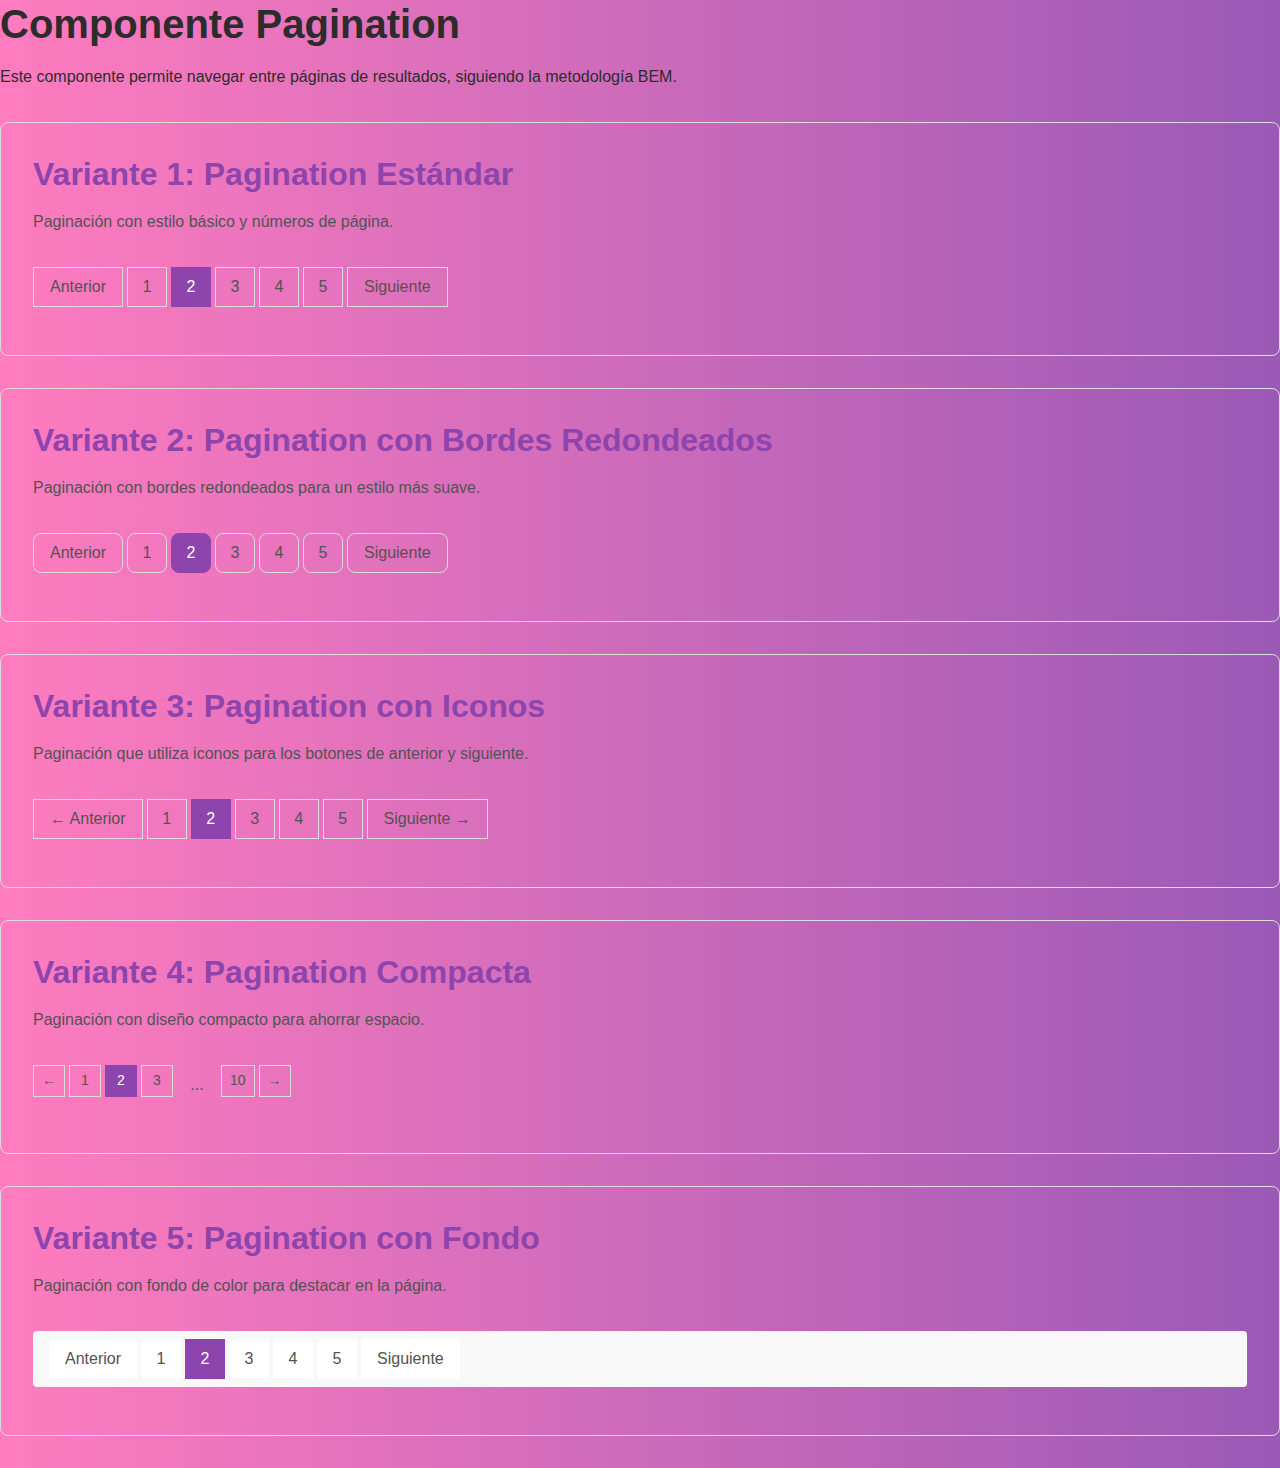
<file: components/pagination.html>
<!DOCTYPE html>
<html lang="es">
<head>
    <meta charset="UTF-8">
    <meta name="viewport" content="width=device-width, initial-scale=1.0">
    <title>Componente Pagination</title>
    <link rel="stylesheet" href="../assets/css/styles.css">
    <link rel="stylesheet" href="../assets/css/components/pagination/pagination.css">
    <style>
        .component-container {
            margin: 2rem 0;
            padding: 2rem;
            border: 1px solid var(--color-light-dark);
            border-radius: var(--border-radius-md);
        }
        
        .component-title {
            margin-bottom: 1rem;
            color: var(--color-primary);
        }
        
        .component-description {
            margin-bottom: 2rem;
            color: var(--text-medium);
        }
    </style>
</head>
<body>
    <div class="container">
        <h1>Componente Pagination</h1>
        <p>Este componente permite navegar entre páginas de resultados, siguiendo la metodología BEM.</p>
        
        <!-- Variante 1: Pagination Estándar -->
        <div class="component-container">
            <h2 class="component-title">Variante 1: Pagination Estándar</h2>
            <p class="component-description">Paginación con estilo básico y números de página.</p>
            
            <nav class="pagination">
                <ul class="pagination__list">
                    <li class="pagination__item">
                        <a href="#" class="pagination__link pagination__link--prev" aria-label="Página anterior">Anterior</a>
                    </li>
                    <li class="pagination__item">
                        <a href="#" class="pagination__link">1</a>
                    </li>
                    <li class="pagination__item">
                        <a href="#" class="pagination__link pagination__link--active">2</a>
                    </li>
                    <li class="pagination__item">
                        <a href="#" class="pagination__link">3</a>
                    </li>
                    <li class="pagination__item">
                        <a href="#" class="pagination__link">4</a>
                    </li>
                    <li class="pagination__item">
                        <a href="#" class="pagination__link">5</a>
                    </li>
                    <li class="pagination__item">
                        <a href="#" class="pagination__link pagination__link--next" aria-label="Página siguiente">Siguiente</a>
                    </li>
                </ul>
            </nav>
        </div>
        
        <!-- Variante 2: Pagination con Bordes Redondeados -->
        <div class="component-container">
            <h2 class="component-title">Variante 2: Pagination con Bordes Redondeados</h2>
            <p class="component-description">Paginación con bordes redondeados para un estilo más suave.</p>
            
            <nav class="pagination pagination--rounded">
                <ul class="pagination__list">
                    <li class="pagination__item">
                        <a href="#" class="pagination__link pagination__link--prev" aria-label="Página anterior">Anterior</a>
                    </li>
                    <li class="pagination__item">
                        <a href="#" class="pagination__link">1</a>
                    </li>
                    <li class="pagination__item">
                        <a href="#" class="pagination__link pagination__link--active">2</a>
                    </li>
                    <li class="pagination__item">
                        <a href="#" class="pagination__link">3</a>
                    </li>
                    <li class="pagination__item">
                        <a href="#" class="pagination__link">4</a>
                    </li>
                    <li class="pagination__item">
                        <a href="#" class="pagination__link">5</a>
                    </li>
                    <li class="pagination__item">
                        <a href="#" class="pagination__link pagination__link--next" aria-label="Página siguiente">Siguiente</a>
                    </li>
                </ul>
            </nav>
        </div>
        
        <!-- Variante 3: Pagination con Iconos -->
        <div class="component-container">
            <h2 class="component-title">Variante 3: Pagination con Iconos</h2>
            <p class="component-description">Paginación que utiliza iconos para los botones de anterior y siguiente.</p>
            
            <nav class="pagination pagination--icons">
                <ul class="pagination__list">
                    <li class="pagination__item">
                        <a href="#" class="pagination__link pagination__link--prev" aria-label="Página anterior">← Anterior</a>
                    </li>
                    <li class="pagination__item">
                        <a href="#" class="pagination__link">1</a>
                    </li>
                    <li class="pagination__item">
                        <a href="#" class="pagination__link pagination__link--active">2</a>
                    </li>
                    <li class="pagination__item">
                        <a href="#" class="pagination__link">3</a>
                    </li>
                    <li class="pagination__item">
                        <a href="#" class="pagination__link">4</a>
                    </li>
                    <li class="pagination__item">
                        <a href="#" class="pagination__link">5</a>
                    </li>
                    <li class="pagination__item">
                        <a href="#" class="pagination__link pagination__link--next" aria-label="Página siguiente">Siguiente →</a>
                    </li>
                </ul>
            </nav>
        </div>
        
        <!-- Variante 4: Pagination Compacta -->
        <div class="component-container">
            <h2 class="component-title">Variante 4: Pagination Compacta</h2>
            <p class="component-description">Paginación con diseño compacto para ahorrar espacio.</p>
            
            <nav class="pagination pagination--compact">
                <ul class="pagination__list">
                    <li class="pagination__item">
                        <a href="#" class="pagination__link pagination__link--prev" aria-label="Página anterior">←</a>
                    </li>
                    <li class="pagination__item">
                        <a href="#" class="pagination__link">1</a>
                    </li>
                    <li class="pagination__item">
                        <a href="#" class="pagination__link pagination__link--active">2</a>
                    </li>
                    <li class="pagination__item">
                        <a href="#" class="pagination__link">3</a>
                    </li>
                    <li class="pagination__item pagination__item--ellipsis">...</li>
                    <li class="pagination__item">
                        <a href="#" class="pagination__link">10</a>
                    </li>
                    <li class="pagination__item">
                        <a href="#" class="pagination__link pagination__link--next" aria-label="Página siguiente">→</a>
                    </li>
                </ul>
            </nav>
        </div>
        
        <!-- Variante 5: Pagination con Fondo -->
        <div class="component-container">
            <h2 class="component-title">Variante 5: Pagination con Fondo</h2>
            <p class="component-description">Paginación con fondo de color para destacar en la página.</p>
            
            <nav class="pagination pagination--background">
                <ul class="pagination__list">
                    <li class="pagination__item">
                        <a href="#" class="pagination__link pagination__link--prev" aria-label="Página anterior">Anterior</a>
                    </li>
                    <li class="pagination__item">
                        <a href="#" class="pagination__link">1</a>
                    </li>
                    <li class="pagination__item">
                        <a href="#" class="pagination__link pagination__link--active">2</a>
                    </li>
                    <li class="pagination__item">
                        <a href="#" class="pagination__link">3</a>
                    </li>
                    <li class="pagination__item">
                        <a href="#" class="pagination__link">4</a>
                    </li>
                    <li class="pagination__item">
                        <a href="#" class="pagination__link">5</a>
                    </li>
                    <li class="pagination__item">
                        <a href="#" class="pagination__link pagination__link--next" aria-label="Página siguiente">Siguiente</a>
                    </li>
                </ul>
            </nav>
        </div>
    </div>
</body>
</html>
</file>
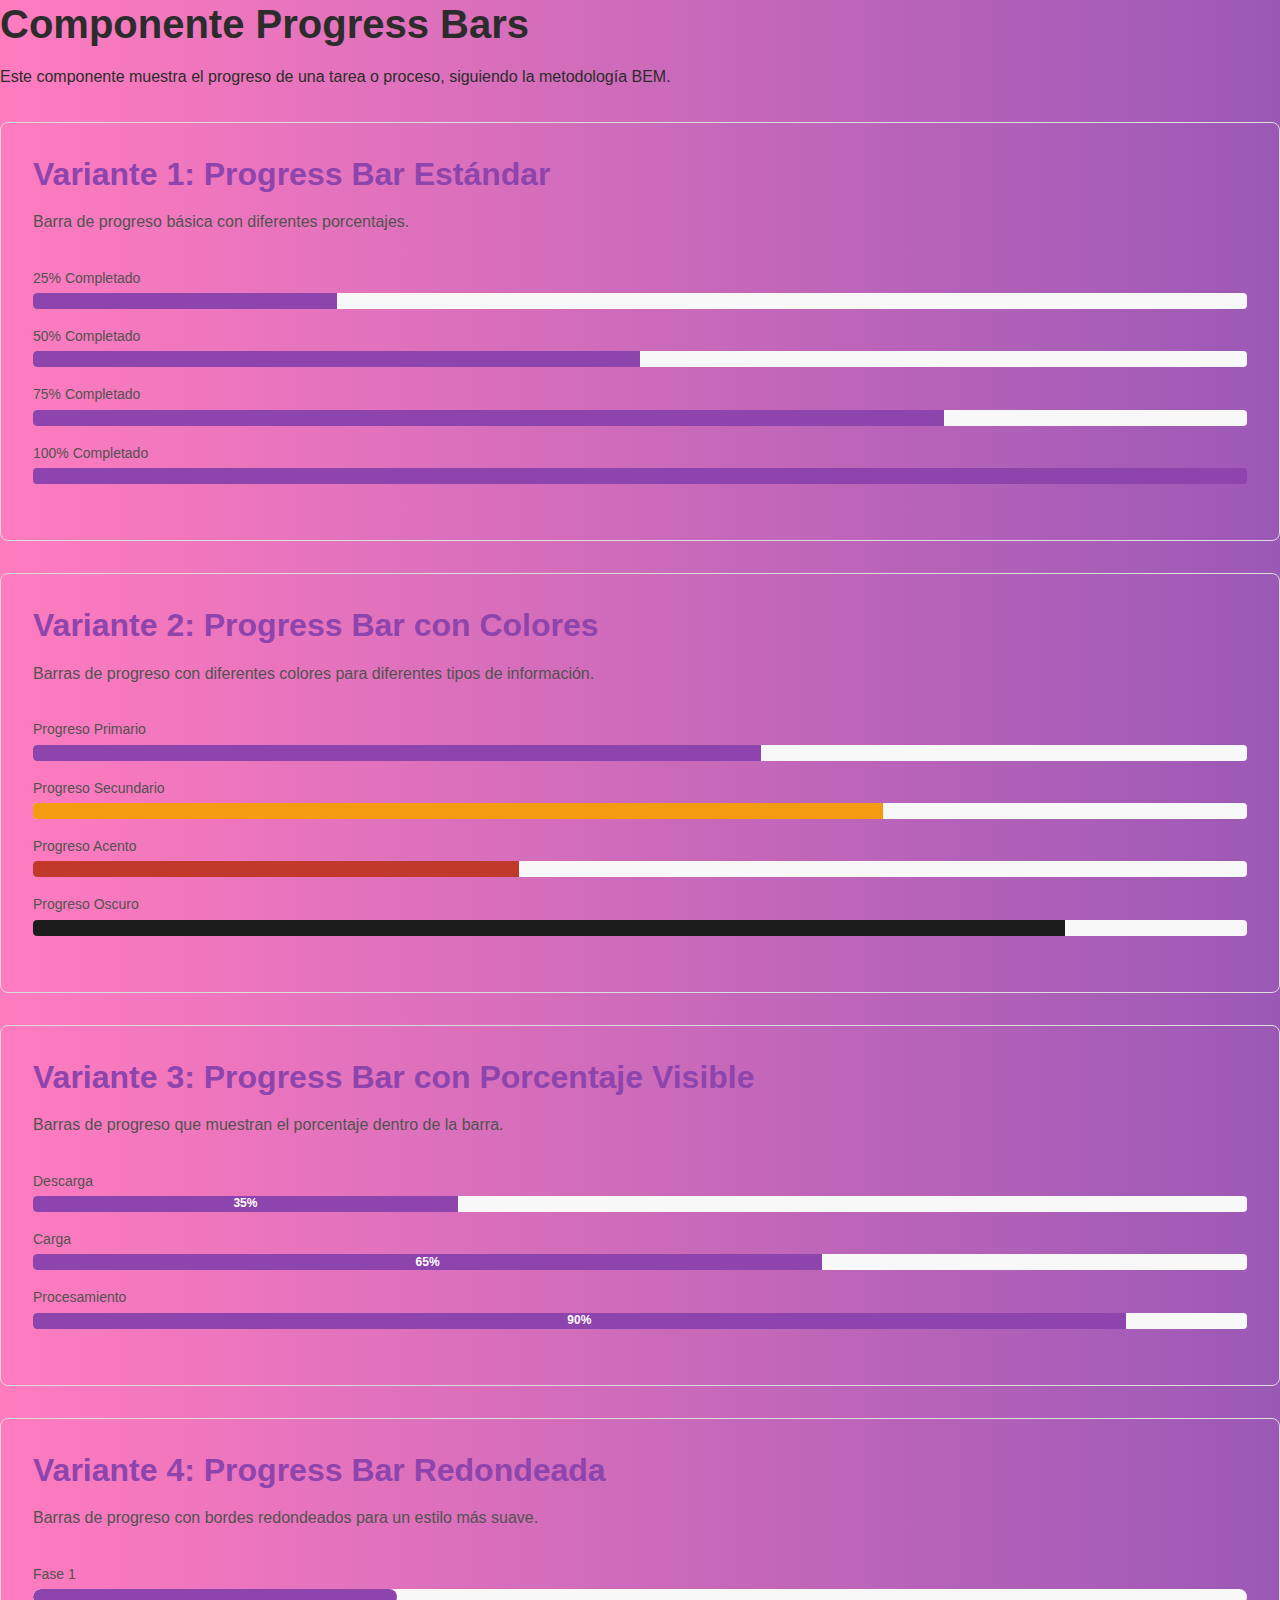
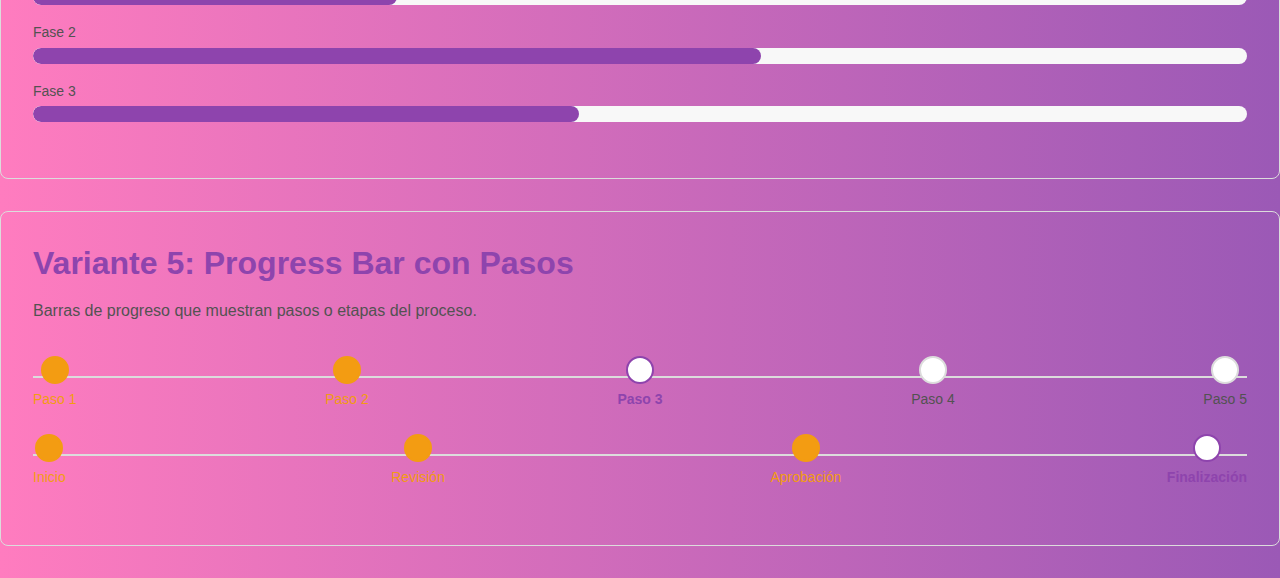
<file: components/progress-bars.html>
<!DOCTYPE html>
<html lang="es">
<head>
    <meta charset="UTF-8">
    <meta name="viewport" content="width=device-width, initial-scale=1.0">
    <title>Componente Progress Bars</title>
    <link rel="stylesheet" href="../assets/css/styles.css">
    <link rel="stylesheet" href="../assets/css/components/progress-bars/progress-bars.css">
    <style>
        .component-container {
            margin: 2rem 0;
            padding: 2rem;
            border: 1px solid var(--color-light-dark);
            border-radius: var(--border-radius-md);
        }
        
        .component-title {
            margin-bottom: 1rem;
            color: var(--color-primary);
        }
        
        .component-description {
            margin-bottom: 2rem;
            color: var(--text-medium);
        }

        .progress-example {
            margin: var(--spacing-lg) 0;
        }
    </style>
</head>
<body>
    <div class="container">
        <h1>Componente Progress Bars</h1>
        <p>Este componente muestra el progreso de una tarea o proceso, siguiendo la metodología BEM.</p>
        
        <!-- Variante 1: Progress Bar Estándar -->
        <div class="component-container">
            <h2 class="component-title">Variante 1: Progress Bar Estándar</h2>
            <p class="component-description">Barra de progreso básica con diferentes porcentajes.</p>
            
            <div class="progress-example">
                <div class="progress">
                    <div class="progress__label">25% Completado</div>
                    <div class="progress__bar">
                        <div class="progress__fill" style="width: 25%;"></div>
                    </div>
                </div>
                
                <div class="progress">
                    <div class="progress__label">50% Completado</div>
                    <div class="progress__bar">
                        <div class="progress__fill" style="width: 50%;"></div>
                    </div>
                </div>
                
                <div class="progress">
                    <div class="progress__label">75% Completado</div>
                    <div class="progress__bar">
                        <div class="progress__fill" style="width: 75%;"></div>
                    </div>
                </div>
                
                <div class="progress">
                    <div class="progress__label">100% Completado</div>
                    <div class="progress__bar">
                        <div class="progress__fill" style="width: 100%;"></div>
                    </div>
                </div>
            </div>
        </div>
        
        <!-- Variante 2: Progress Bar con Colores -->
        <div class="component-container">
            <h2 class="component-title">Variante 2: Progress Bar con Colores</h2>
            <p class="component-description">Barras de progreso con diferentes colores para diferentes tipos de información.</p>
            
            <div class="progress-example">
                <div class="progress">
                    <div class="progress__label">Progreso Primario</div>
                    <div class="progress__bar">
                        <div class="progress__fill progress__fill--primary" style="width: 60%;"></div>
                    </div>
                </div>
                
                <div class="progress">
                    <div class="progress__label">Progreso Secundario</div>
                    <div class="progress__bar">
                        <div class="progress__fill progress__fill--secondary" style="width: 70%;"></div>
                    </div>
                </div>
                
                <div class="progress">
                    <div class="progress__label">Progreso Acento</div>
                    <div class="progress__bar">
                        <div class="progress__fill progress__fill--accent" style="width: 40%;"></div>
                    </div>
                </div>
                
                <div class="progress">
                    <div class="progress__label">Progreso Oscuro</div>
                    <div class="progress__bar">
                        <div class="progress__fill progress__fill--dark" style="width: 85%;"></div>
                    </div>
                </div>
            </div>
        </div>
        
        <!-- Variante 3: Progress Bar con Porcentaje Visible -->
        <div class="component-container">
            <h2 class="component-title">Variante 3: Progress Bar con Porcentaje Visible</h2>
            <p class="component-description">Barras de progreso que muestran el porcentaje dentro de la barra.</p>
            
            <div class="progress-example">
                <div class="progress progress--percentage">
                    <div class="progress__label">Descarga</div>
                    <div class="progress__bar">
                        <div class="progress__fill" style="width: 35%;">35%</div>
                    </div>
                </div>
                
                <div class="progress progress--percentage">
                    <div class="progress__label">Carga</div>
                    <div class="progress__bar">
                        <div class="progress__fill" style="width: 65%;">65%</div>
                    </div>
                </div>
                
                <div class="progress progress--percentage">
                    <div class="progress__label">Procesamiento</div>
                    <div class="progress__bar">
                        <div class="progress__fill" style="width: 90%;">90%</div>
                    </div>
                </div>
            </div>
        </div>
        
        <!-- Variante 4: Progress Bar Redondeada -->
        <div class="component-container">
            <h2 class="component-title">Variante 4: Progress Bar Redondeada</h2>
            <p class="component-description">Barras de progreso con bordes redondeados para un estilo más suave.</p>
            
            <div class="progress-example">
                <div class="progress progress--rounded">
                    <div class="progress__label">Fase 1</div>
                    <div class="progress__bar">
                        <div class="progress__fill" style="width: 30%;"></div>
                    </div>
                </div>
                
                <div class="progress progress--rounded">
                    <div class="progress__label">Fase 2</div>
                    <div class="progress__bar">
                        <div class="progress__fill" style="width: 60%;"></div>
                    </div>
                </div>
                
                <div class="progress progress--rounded">
                    <div class="progress__label">Fase 3</div>
                    <div class="progress__bar">
                        <div class="progress__fill" style="width: 45%;"></div>
                    </div>
                </div>
            </div>
        </div>
        
        <!-- Variante 5: Progress Bar con Pasos -->
        <div class="component-container">
            <h2 class="component-title">Variante 5: Progress Bar con Pasos</h2>
            <p class="component-description">Barras de progreso que muestran pasos o etapas del proceso.</p>
            
            <div class="progress-example">
                <div class="progress progress--steps">
                    <div class="progress__step progress__step--completed">Paso 1</div>
                    <div class="progress__step progress__step--completed">Paso 2</div>
                    <div class="progress__step progress__step--active">Paso 3</div>
                    <div class="progress__step">Paso 4</div>
                    <div class="progress__step">Paso 5</div>
                </div>
                
                <div class="progress progress--steps">
                    <div class="progress__step progress__step--completed">Inicio</div>
                    <div class="progress__step progress__step--completed">Revisión</div>
                    <div class="progress__step progress__step--completed">Aprobación</div>
                    <div class="progress__step progress__step--active">Finalización</div>
                </div>
            </div>
        </div>
    </div>
</body>
</html>
</file>
<file: assets/css/styles.css>
/* ===== VARIABLES ===== */
:root {
    /* Colores base sofisticados */
    --color-primary: #8e44ad;
    /* Púrpura elegante */
    --color-secondary: #f39c12;
    /* Dorado vibrante */
    --color-accent: #c0392b;
    /* Rojo vino intenso */
    --color-dark: #1c1c1c;
    /* Negro suave */
    --color-light: #f8f8f8;
    /* Gris perla */

    /* Variaciones de colores */
    --color-primary-light: #a569bd;
    /* Lavanda brillante */
    --color-primary-dark: #6c3483;
    /* Violeta profundo */
    --color-secondary-light: #f7c873;
    /* Oro suave */
    --color-secondary-dark: #d68910;
    /* Mostaza oscura */
    --color-accent-light: #e74c3c;
    /* Rojo vibrante */
    --color-accent-dark: #96281b;
    /* Tinto oscuro */
    --color-dark-light: #2f2f2f;
    /* Gris carbón */
    --color-light-dark: #dcdcdc;
    /* Gris plateado */

    /* Colores de texto */
    --text-dark: #2c2c2c;
    /* Gris muy oscuro para elegancia */
    --text-medium: #535252;
    /* Gris medio suave */
    --text-light: #858181;
    /* Gris claro */
    --text-white: #ffffff;
    /* Blanco puro */

    /* Espaciado */
    --spacing-xs: 0.25rem;
    /* 4px */
    --spacing-sm: 0.5rem;
    /* 8px */
    --spacing-md: 1rem;
    /* 16px */
    --spacing-lg: 1.5rem;
    /* 24px */
    --spacing-xl: 2rem;
    /* 32px */
    --spacing-xxl: 3rem;
    /* 48px */

    /* Fuentes */
    --font-family-base: 'Arial', 'Helvetica', sans-serif;
    --font-family-heading: 'Arial', 'Helvetica', sans-serif;

    /* Tamaños de fuente */
    --font-size-xs: 0.75rem;
    /* 12px */
    --font-size-sm: 0.875rem;
    /* 14px */
    --font-size-md: 1rem;
    /* 16px */
    --font-size-lg: 1.25rem;
    /* 20px */
    --font-size-xl: 1.5rem;
    /* 24px */
    --font-size-xxl: 2rem;
    /* 32px */
    --font-size-xxxl: 2.5rem;
    /* 40px */

    /* Bordes y radios */
    --border-radius-sm: 4px;
    --border-radius-md: 8px;
    --border-radius-lg: 16px;
    --border-width: 1px;

    /* Sombras */
    --shadow-sm: 0 1px 3px rgba(0, 0, 0, 0.12);
    --shadow-md: 0 4px 6px rgba(0, 0, 0, 0.1);
    --shadow-lg: 0 10px 15px rgba(0, 0, 0, 0.1);

    /* Transiciones */
    --transition-fast: 0.2s ease;
    --transition-normal: 0.3s ease;
    --transition-slow: 0.5s ease;

    /* Contenedores */
    --container-max-width: 1200px;
    --container-padding: var(--spacing-md);
}

/* ===== RESET ===== */
* {
    margin: 0;
    padding: 0;
    box-sizing: border-box;
}

html {
    font-size: 16px;
    scroll-behavior: smooth;
}

body {
    font-family: 'Arial', sans-serif;
    font-size: var(--font-size-md);
    line-height: 1.6;
    color: var(--text-dark);
    background: linear-gradient(to right, #ff7cbf, #9b59b6);
}

img {
    max-width: 100%;
    height: auto;
    display: block;
}

a {
    color: var(--color-primary);
    text-decoration: none;
    transition: color var(--transition-fast);
}

a:hover {
    color: var(--color-primary-dark);
}

ul {
    list-style: none;
}

/* ===== UTILIDADES ===== */

/* ===== TIPOGRAFÍA ===== */
h1,
h2,
h3,
h4 {
    font-family: var(--font-family-heading);
    font-weight: 700;
    line-height: 1.2;
    margin-bottom: var(--spacing-md);
    color: var(--text-dark);
}

h1 {
    font-size: var(--font-size-xxxl);
}

h2 {
    font-size: var(--font-size-xxl);
}

h3 {
    font-size: var(--font-size-xl);
}

h4 {
    font-size: var(--font-size-lg);
}

p {
    margin-bottom: var(--spacing-md);
}

/* ===== BOTONES ===== */

/* ===== HEADER ===== */
.header {
    background-color: var(--text-white);
    box-shadow: var(--shadow-sm);
    position:sticky;
    top: 0;
    z-index: 100;
    flex-wrap: nowrap;
}

.header__container {
    display: flex;
    justify-content: space-between;
    align-items: center;
    padding: var(--spacing-md) var(--container-padding);
    max-width: var(--container-max-width);
    margin: 0 auto;
}

.header__logo img {
    width: 120px;
    height: auto;
    align-items: flex-end;
}

.header__nav {
    display: flex;
    align-items: center;
}

.nav__list {
    display: flex;
    gap: var(--spacing-lg);
}

.nav__link {
    color: var(--text-dark);
    font-weight: 600;
    padding: var(--spacing-xs) 0;
    position: relative;
}

.nav__link:hover {
    color: var(--color-primary);
}

.nav__link--active {
    color: var(--color-primary);
}

.nav__link--active::after {
    content: '';
    position: absolute;
    bottom: 0;
    left: 0;
    width: 100%;
    height: 2px;
    background-color: var(--color-primary);
}

/* ===== FOOTER ===== */
.footer {
    background-color: var(--color-dark);
    color: var(--text-white);
    padding: var(--spacing-xl) 0 0;
}

.footer__container {
    display: flex;
    flex-wrap: wrap;
    justify-content: space-between;
    gap: var(--spacing-xl);
    max-width: var(--container-max-width);
    margin: 0 auto;
    padding: 0 var(--container-padding);
}

.footer__info {
    flex: 1;
    min-width: 250px;
}

.footer__logo {
    color: var(--text-white);
    margin-bottom: var(--spacing-sm);
}

.footer__links,
.footer__contact {
    flex: 1;
    min-width: 200px;
}

.footer__heading {
    color: var(--text-white);
    margin-bottom: var(--spacing-md);
}

.footer__nav li {
    margin-bottom: var(--spacing-sm);
}

.footer__nav a {
    color: var(--text-light);
}

.footer__nav a:hover {
    color: var(--text-white);
}

.footer__contact p {
    color: var(--text-light);
    margin-bottom: var(--spacing-sm);

}

.footer__bottom {
    text-align: center;
    padding: var(--spacing-md);
    margin-top: var(--spacing-xl);
    border-top: 1px solid rgba(255, 255, 255, 0.1);
}

.footer__bottom p {
    color: var(--text-light);
    margin: 0;
    font-size: var(--font-size-sm);
}

/* ===== SECCIONES COMUNES ===== */

.cta {
    background-color: var(--color-primary-dark);
    color: var(--text-white);
    padding: var(--spacing-xxl) 0;
    text-align: center;
}

.cta__container {
    max-width: var(--container-max-width);
    margin: 0 auto;
    padding: 0 var(--container-padding);
}

.cta__title {
    color: var(--text-white);
    margin-bottom: var(--spacing-sm);
}

.cta__text {
    font-size: var(--font-size-lg);
    max-width: 800px;
    margin: 0 auto var(--spacing-lg);
}

.cta__button {
    display: inline-block;
    padding: var(--spacing-sm) var(--spacing-xl);
    background-color: var(--text-white);
    color: var(--color-primary-dark);
    border-radius: var(--border-radius-sm);
    font-weight: 600;
    transition: background-color var(--transition-fast);
}

.cta__button:hover {
    background-color: var(--color-light);
    color: var(--color-primary-dark);
}

/* ===== MEDIA QUERIES ===== */
@media (max-width: 768px) {
    .header__container {
        flex-direction: column;
        align-items: flex-start;
    }

    .header__nav {
        width: 100%;
        margin-top: var(--spacing-md);
    }

    .nav__list {
        flex-direction: column;
        gap: var(--spacing-sm);
    }

    .footer__container {
        flex-direction: column;
        gap: var(--spacing-lg);
    }

    h1 {
        font-size: var(--font-size-xxl);
    }

    h2 {
        font-size: var(--font-size-xl);
    }
}

@media (max-width: 480px) {
    :root {
        --container-padding: var(--spacing-sm);
    }
}
</file>
<file: assets/css/index.css>
/* ===== ESTILOS ESPECÍFICOS PARA LA PÁGINA DE INICIO ===== */

/* Hero Section */
.hero {
    background-color: var(--color-dark);
    color: var(--text-white);
    padding: var(--spacing-xxl) 0;
    text-align: center;
}

.hero__container {
    max-width: var(--container-max-width);
    margin: 0 auto;
    padding: 0 var(--container-padding);
}

.hero__title {
    color: var(--text-white);
    font-size: var(--font-size-xxxl);
    margin-bottom: var(--spacing-md);
}

.hero__text {
    font-size: var(--font-size-lg);
    max-width: 800px;
    margin: 0 auto var(--spacing-lg);
}

.hero__button {
    display: inline-block;
    padding: var(--spacing-md) var(--spacing-xl);
    background-color: var(--color-primary);
    color: var(--text-white);
    border-radius: var(--border-radius-sm);
    font-weight: 600;
    transition: background-color var(--transition-fast);
}

.hero__button:hover {
    background-color: var(--color-primary-light);
}

/* Features Section */
.features {
    padding: var(--spacing-xxl) 0;
}

.features__container {
    max-width: var(--container-max-width);
    margin: 0 auto;
    padding: 0 var(--container-padding);
}

.features__title {
    text-align: center;
    margin-bottom: var(--spacing-xl);
}

.features__grid {
    display: flex;
    flex-wrap: wrap;
    gap: var(--spacing-xl);
    justify-content: center;
}

.feature {
    flex: 1;
    min-width: 250px;
    max-width: 350px;
    padding: var(--spacing-lg);
    border-radius: var(--border-radius-md);
    background-color: var(--text-white);
    box-shadow: var(--shadow-md);
    text-align: center;
    transition: transform var(--transition-normal);
}

.feature:hover {
    transform: translateY(-5px);
}

.feature__icon img {
    font-size: 3rem;
    margin-bottom: var(--spacing-md);
}

.feature__title {
    margin-bottom: var(--spacing-sm);
}

.feature__text {
    color: var(--text-medium);
}



/* Media Queries */
@media (max-width: 768px) {
    .hero__title {
        font-size: var(--font-size-xxl);
    }
    
    .features__grid {
        flex-direction: column;
        align-items: center;
    }
    
    .feature {
        width: 100%;
        max-width: 100%;
    }
}

@media (max-width: 480px) {
    .hero {
        padding: var(--spacing-xl) 0;
    }
    
    .hero__title {
        font-size: var(--font-size-xl);
    }
    
    .hero__text {
        font-size: var(--font-size-md);
    }
}
</file>
<file: assets/css/components/accordion/accordion.css>
/* ===== ACCORDION COMPONENT ===== */

/* Base Accordion Styles */
.accordion {
    width: 100%;
    max-width: 800px;
    margin: 0 auto;
}

.accordion__item {
    margin-bottom: var(--spacing-md);
    border-radius: var(--border-radius-sm);
    overflow: hidden;
}

.accordion__header {
    margin: 0;
}

.accordion__button {
    width: 100%;
    padding: var(--spacing-md);
    background-color: var(--color-light);
    border: none;
    text-align: left;
    font-size: var(--font-size-md);
    font-weight: bold;
    cursor: pointer;
    position: relative;
    transition: background-color var(--transition-fast);
}

.accordion__button:hover {
    background-color: var(--color-light-dark);
}

.accordion__button::after {
    content: '+';
    position: absolute;
    right: var(--spacing-md);
    top: 50%;
    transform: translateY(-50%);
    font-size: var(--font-size-lg);
    transition: transform var(--transition-fast);
}

.accordion__button[aria-expanded="true"]::after {
    transform: translateY(-50%) rotate(45deg);
}

.accordion__content {
    padding: var(--spacing-md);
    background-color: var(--text-white);
    border: 1px solid var(--color-light);
    border-top: none;
    display: none;
}

.accordion__item.active .accordion__content {
    display: block;
}

/* Accordion Variant 1: Bordered */
.accordion--bordered .accordion__item {
    border: 1px solid var(--color-light-dark);
    margin-bottom: var(--spacing-md);
}

.accordion--bordered .accordion__button {
    border-bottom: 1px solid var(--color-light-dark);
}

.accordion--bordered .accordion__content {
    border: none;
}

/* Accordion Variant 2: Icons */
.accordion--icons .accordion__button::after {
    content: '▼';
    font-size: var(--font-size-sm);
}

.accordion--icons .accordion__button[aria-expanded="true"]::after {
    content: '▲';
}

/* Accordion Variant 3: Colored */
.accordion--colored .accordion__button {
    background-color: var(--color-primary);
    color: var(--text-white);
}

.accordion--colored .accordion__button:hover {
    background-color: var(--color-primary-dark);
}

.accordion--colored .accordion__content {
    border-color: var(--color-primary);
}

/* Accordion Variant 4: Minimal */
.accordion--minimal .accordion__item {
    border: none;
    border-bottom: 1px solid var(--color-light-dark);
    border-radius: 0;
}

.accordion--minimal .accordion__button {
    background-color: transparent;
    padding: var(--spacing-md) 0;
}

.accordion--minimal .accordion__content {
    border: none;
    padding: 0 0 var(--spacing-md) 0;
}

/* Accordion Variant 5: Animated */
.accordion--animated .accordion__content {
    max-height: 0;
    overflow: hidden;
    transition: max-height var(--transition-normal), padding var(--transition-normal);
    padding-top: 0;
    padding-bottom: 0;
    display: block;
}

.accordion--animated .accordion__item.active .accordion__content {
    max-height: 500px;
    padding: var(--spacing-md);
}

/* Responsive styles */
@media (max-width: 768px) {
    .accordion__button {
        padding: var(--spacing-sm);
        font-size: var(--font-size-sm);
    }
    
    .accordion__content {
        padding: var(--spacing-sm);
    }
}
</file>
<file: assets/css/components/alerts/alerts.css>
/* ===== ALERTS COMPONENT ===== */

/* Base Alert Styles */
.alert {
    width: 100%;
    max-width: 800px;
    margin: 0 auto var(--spacing-md);
    padding: var(--spacing-md);
    border-radius: var(--border-radius-sm);
    position: relative;
}

.alert__content {
    display: flex;
    flex-direction: column;
}

.alert__title {
    font-size: var(--font-size-md);
    font-weight: bold;
    margin-bottom: var(--spacing-xs);
}

.alert__text {
    font-size: var(--font-size-sm);
    margin: 0;
}

.alert__icon {
    display: inline-block;
    margin-right: var(--spacing-sm);
    font-weight: bold;
}

.alert__close {
    position: absolute;
    top: var(--spacing-md);
    right: var(--spacing-md);
    font-size: var(--font-size-lg);
    font-weight: bold;
    cursor: pointer;
    background: none;
    border: none;
    color: inherit;
    padding: 0;
    line-height: 1;
}

/* Alert Variants by Type */
.alert--success {
    background-color: #d4edda;
    color: #155724;
    border: 1px solid #c3e6cb;
}

.alert--error {
    background-color: #f8d7da;
    color: #721c24;
    border: 1px solid #f5c6cb;
}

.alert--warning {
    background-color: #fff3cd;
    color: #856404;
    border: 1px solid #ffeeba;
}

.alert--info {
    background-color: #d1ecf1;
    color: #0c5460;
    border: 1px solid #bee5eb;
}

/* Alert Variant 1: Bordered */
.alert--bordered {
    border-width: 2px;
}

/* Alert Variant 2: Rounded */
.alert--rounded {
    border-radius: var(--border-radius-lg);
}

/* Alert Variant 3: With Icon */
.alert--icon {
    display: flex;
    align-items: flex-start;
}

.alert--icon .alert__content {
    flex: 1;
}

/* Alert Variant 4: Dismissible */
.alert--dismissible {
    padding-right: 4rem;
}

/* Alert Variant 5: Minimal */
.alert--minimal {
    background: none;
    border-left-width: 4px;
    border-right: none;
    border-top: none;
    border-bottom: none;
    padding-left: var(--spacing-lg);
}

.alert--minimal.alert--success {
    border-left-color: #155724;
}

.alert--minimal.alert--error {
    border-left-color: #721c24;
}

.alert--minimal.alert--warning {
    border-left-color: #856404;
}

.alert--minimal.alert--info {
    border-left-color: #0c5460;
}

/* Responsive styles */
@media (max-width: 768px) {
    .alert {
        padding: var(--spacing-sm);
    }
    
    .alert--dismissible {
        padding-right: 3rem;
    }
    
    .alert__close {
        top: var(--spacing-sm);
        right: var(--spacing-sm);
    }
}
</file>
<file: assets/css/components/breadcrumbs/breadcrumbs.css>
/* ===== BREADCRUMBS COMPONENT ===== */

/* Base Breadcrumbs Styles */
.breadcrumbs {
    margin: var(--spacing-md) 0;
}

.breadcrumbs__list {
    display: flex;
    flex-wrap: wrap;
    list-style: none;
    padding: 0;
    margin: 0;
}

.breadcrumbs__item {
    display: flex;
    align-items: center;
    color: var(--text-medium);
    font-size: var(--font-size-sm);
}

.breadcrumbs__item:not(:last-child)::after {
    content: '/';
    margin: 0 var(--spacing-sm);
    color: var(--text-light);
}

.breadcrumbs__link {
    color: var(--color-primary);
    text-decoration: none;
    transition: color var(--transition-fast);
}

.breadcrumbs__link:hover {
    color: var(--color-primary-dark);
    text-decoration: underline;
}

.breadcrumbs__item--active {
    color: var(--text-dark);
    font-weight: bold;
}

/* Breadcrumbs Variant 2: Background */
.breadcrumbs--background {
    background-color: var(--color-light);
    padding: var(--spacing-sm) var(--spacing-md);
    border-radius: var(--border-radius-sm);
}

/* Breadcrumbs Variant 3: Icons */
.breadcrumbs--icons .breadcrumbs__item {
    display: flex;
    align-items: center;
}

.breadcrumbs--icons .breadcrumbs__link,
.breadcrumbs--icons .breadcrumbs__item--active {
    display: flex;
    align-items: center;
    gap: var(--spacing-xs);
}

/* Breadcrumbs Variant 4: Arrow Separator */
.breadcrumbs--arrow .breadcrumbs__item:not(:last-child)::after {
    content: '→';
    margin: 0 var(--spacing-sm);
    color: var(--text-light);
}

/* Breadcrumbs Variant 5: Minimal */
.breadcrumbs--minimal {
    font-size: var(--font-size-xs);
}

.breadcrumbs--minimal .breadcrumbs__item:not(:last-child)::after {
    content: '•';
    margin: 0 var(--spacing-xs);
    color: var(--text-light);
}

.breadcrumbs--minimal .breadcrumbs__link {
    color: var(--text-medium);
}

.breadcrumbs--minimal .breadcrumbs__link:hover {
    color: var(--color-primary);
}

/* Responsive Styles */
@media (max-width: 768px) {
    .breadcrumbs__list {
        gap: var(--spacing-xs);
    }
    
    .breadcrumbs__item {
        font-size: var(--font-size-xs);
    }
}
</file>
<file: assets/css/components/buttons/buttons.css>
/* ===== BUTTONS COMPONENT ===== */

/* Base Button Styles */
.button {
    display: inline-block;
    padding: var(--spacing-sm) var(--spacing-lg);
    border-radius: var(--border-radius-sm);
    font-weight: bold;
    text-align: center;
    cursor: pointer;
    transition: all var(--transition-fast);
    border: none;
    text-decoration: none;
    font-family: var(--font-family-base);
    font-size: var(--font-size-md);
    line-height: 1.5;
}

/* Button Variant 1: Colors */
.button--primary {
    background-color: var(--color-primary);
    color: var(--text-white);
}

.button--primary:hover {
    background-color: var(--color-primary-dark);
}

.button--secondary {
    background-color: var(--color-secondary);
    color: var(--text-white);
}

.button--secondary:hover {
    background-color: var(--color-secondary-dark);
}

.button--accent {
    background-color: var(--color-accent);
    color: var(--text-white);
}

.button--accent:hover {
    background-color: var(--color-accent-dark);
}

/* Button Variant 2: Sizes */
.button--small {
    padding: var(--spacing-xs) var(--spacing-md);
    font-size: var(--font-size-sm);
}

.button--large {
    padding: var(--spacing-md) var(--spacing-xl);
    font-size: var(--font-size-lg);
}

/* Button Variant 3: Outline */
.button--outline-primary {
    background-color: transparent;
    border: 2px solid var(--color-primary);
    color: var(--color-primary);
}

.button--outline-primary:hover {
    background-color: var(--color-primary);
    color: var(--text-white);
}

.button--outline-secondary {
    background-color: transparent;
    border: 2px solid var(--color-secondary);
    color: var(--color-secondary);
}

.button--outline-secondary:hover {
    background-color: var(--color-secondary);
    color: var(--text-white);
}

.button--outline-accent {
    background-color: transparent;
    border: 2px solid var(--color-accent);
    color: var(--color-accent);
}

.button--outline-accent:hover {
    background-color: var(--color-accent);
    color: var(--text-white);
}

/* Button Variant 4: Rounded */
.button--rounded {
    border-radius: 50px;
}

/* Button Variant 5: With Icons */
.button--icon {
    display: inline-flex;
    align-items: center;
    justify-content: center;
}

.button__icon {
    margin-right: var(--spacing-sm);
    font-weight: bold;
}

/* Button Variant 6: Disabled */
.button--disabled {
    opacity: 0.6;
    cursor: not-allowed;
}

.button--disabled:hover {
    background-color: var(--color-primary); /* Prevent hover effect */
}

.button--outline-primary.button--disabled:hover {
    background-color: transparent;
    color: var(--color-primary);
}

.button--outline-secondary.button--disabled:hover {
    background-color: transparent;
    color: var(--color-secondary);
}

/* Button Group */
.button-group {
    display: flex;
    flex-wrap: wrap;
    gap: var(--spacing-sm);
}

/* Responsive styles */
@media (max-width: 768px) {
    .button {
        padding: var(--spacing-xs) var(--spacing-md);
        font-size: var(--font-size-sm);
    }
    
    .button--large {
        padding: var(--spacing-sm) var(--spacing-lg);
        font-size: var(--font-size-md);
    }
}
</file>
<file: assets/css/components/cards/cards.css>
/* ===== CARDS COMPONENT ===== */

/* Base Card Styles */
.card {
    background-color: var(--text-white);
    border-radius: var(--border-radius-md);
    box-shadow: var(--shadow-sm);
    overflow: hidden;
    transition: transform var(--transition-normal), box-shadow var(--transition-normal);
}

.card:hover {
    transform: translateY(-5px);
    box-shadow: var(--shadow-md);
}

.card__image {
    width: 100%;
    height: 200px;
    object-fit: cover;
}

.card__icon {
    font-size: 3rem;
    margin: 0 auto;
    display: block;
    text-align: center;
    padding: var(--spacing-md) 0;
    color: var(--color-primary);
}

.card__content {
    padding: var(--spacing-lg);
}

.card__title {
    font-size: var(--font-size-lg);
    margin-bottom: var(--spacing-sm);
    color: var(--text-dark);
}

.card__description {
    font-size: var(--font-size-md);
    color: var(--text-medium);
    margin-bottom: var(--spacing-md);
    line-height: 1.6;
}

.card__button {
    display: inline-block;
    padding: var(--spacing-sm) var(--spacing-md);
    background-color: var(--color-primary);
    color: var(--text-white);
    border-radius: var(--border-radius-sm);
    text-decoration: none;
    font-weight: bold;
    transition: background-color var(--transition-fast);
}

.card__button:hover {
    background-color: var(--color-primary-dark);
}

/* Card Variant 1: Horizontal */
.card--horizontal {
    display: flex;
    flex-direction: row;
    align-items: stretch;
}

.card--horizontal .card__image-container {
    flex: 0 0 40%;
}

.card--horizontal .card__image {
    height: 100%;
}

.card--horizontal .card__content {
    flex: 1;
}

/* Card Variant 2: Minimal */
.card--minimal {
    box-shadow: none;
    border: var(--border-width) solid var(--color-light-dark);
}

.card--minimal:hover {
    transform: none;
    border-color: var(--color-primary);
}

/* Card Variant 3: Colored */
.card--colored {
    background-color: var(--color-primary);
    color: var(--text-white);
}

.card--colored .card__title,
.card--colored .card__description {
    color: var(--text-white);
}

.card--colored .card__button {
    background-color: var(--text-white);
    color: var(--color-primary);
}

.card--colored .card__button:hover {
    background-color: var(--color-light);
}

.card--colored .card__icon {
    color: var(--text-white);
}

/* Card Variant 4: Icon Card */
.card--icon {
    text-align: center;
}

.card--icon .card__icon {
    font-size: 4rem;
    margin-bottom: var(--spacing-sm);
}

/* Card Variant 5: Overlay */
.card--overlay {
    position: relative;
}

.card--overlay .card__image {
    height: 300px;
}

.card--overlay .card__content {
    position: absolute;
    bottom: 0;
    left: 0;
    right: 0;
    background: linear-gradient(to top, rgba(0, 0, 0, 0.8), rgba(0, 0, 0, 0));
    color: var(--text-white);
}

.card--overlay .card__title,
.card--overlay .card__description {
    color: var(--text-white);
}

/* Card Grid Layout */
.card-grid {
    display: grid;
    grid-template-columns: repeat(auto-fill, minmax(300px, 1fr));
    gap: var(--spacing-lg);
}

/* Responsive styles */
@media (max-width: 768px) {
    .card--horizontal {
        flex-direction: column;
    }
    
    .card--horizontal .card__image-container {
        flex: auto;
    }
    
    .card--horizontal .card__image {
        height: 200px;
    }
    
    .card-grid {
        grid-template-columns: 1fr;
    }
}
</file>
<file: assets/css/components/content/content.css>
/* ===== CONTENT SECTION COMPONENT ===== */

/* Base Content Section Styles */
.content-section {
    padding: var(--spacing-xl) 0;
    background-color: var(--text-white);
}

.content-section__container {
    max-width: var(--container-max-width);
    margin: 0 auto;
    padding: 0 var(--container-padding);
}

.content-section__header {
    margin-bottom: var(--spacing-lg);
    text-align: center;
}

.content-section__title {
    font-size: var(--font-size-xxl);
    color: var(--text-dark);
    margin-bottom: var(--spacing-sm);
}

.content-section__subtitle {
    font-size: var(--font-size-lg);
    color: var(--text-medium);
    max-width: 800px;
    margin: 0 auto;
}

.content-section__body {
    margin-top: var(--spacing-lg);
}

.content-section__text {
    font-size: var(--font-size-md);
    line-height: 1.6;
    color: var(--text-dark);
    margin-bottom: var(--spacing-md);
}

.content-section__image {
    width: 100%;
    height: auto;
    border-radius: var(--border-radius-md);
    margin: var(--spacing-md) 0;
}

/* Content Section Variant 1: Two Columns */
.content-section--two-columns .content-section__body {
    display: flex;
    flex-wrap: wrap;
    gap: var(--spacing-lg);
}

.content-section--two-columns .content-section__column {
    flex: 1;
    min-width: 300px;
}

/* Content Section Variant 2: Image Left */
.content-section--image-left .content-section__body {
    display: flex;
    flex-wrap: wrap;
    align-items: center;
    gap: var(--spacing-lg);
}

.content-section--image-left .content-section__media {
    flex: 1;
    min-width: 300px;
}

.content-section--image-left .content-section__content {
    flex: 1;
    min-width: 300px;
}

/* Content Section Variant 3: Image Right */
.content-section--image-right .content-section__body {
    display: flex;
    flex-wrap: wrap;
    flex-direction: row-reverse;
    align-items: center;
    gap: var(--spacing-lg);
}

.content-section--image-right .content-section__media {
    flex: 1;
    min-width: 300px;
}

.content-section--image-right .content-section__content {
    flex: 1;
    min-width: 300px;
}

/* Content Section Variant 4: Background Color */
.content-section--colored {
    background-color: var(--color-light);
}

/* Content Section Variant 5: Featured */
.content-section--featured {
    background-color: var(--color-primary);
    color: var(--text-white);
}

.content-section--featured .content-section__title,
.content-section--featured .content-section__subtitle,
.content-section--featured .content-section__text {
    color: var(--text-white);
}

/* Responsive styles */
@media (max-width: 768px) {
    .content-section__body,
    .content-section--two-columns .content-section__body,
    .content-section--image-left .content-section__body,
    .content-section--image-right .content-section__body {
        flex-direction: column;
    }
    
    .content-section__title {
        font-size: var(--font-size-xl);
    }
    
    .content-section__subtitle {
        font-size: var(--font-size-md);
    }
}
</file>
<file: assets/css/components/footer/footer.css>
/* ===== FOOTER COMPONENT ===== */

/* Base Footer Styles */
.footer {
    background-color: var(--color-dark);
    color: var(--text-white);
    padding: var(--spacing-xl) 0 var(--spacing-md);
}

.footer__container {
    max-width: var(--container-max-width);
    margin: 0 auto;
    padding: 0 var(--container-padding);
    display: flex;
    flex-wrap: wrap;
    justify-content: space-between;
    gap: var(--spacing-lg);
}

.footer__info {
    flex: 1;
    min-width: 250px;
}

.footer__logo {
    font-size: var(--font-size-xl);
    margin-bottom: var(--spacing-md);
    color: var(--text-white);
}

.footer__text {
    color: var(--color-light);
    margin-bottom: var(--spacing-md);
    line-height: 1.6;
}

.footer__links,
.footer__contact {
    flex: 1;
    min-width: 200px;
}

.footer__heading {
    font-size: var(--font-size-md);
    margin-bottom: var(--spacing-md);
    color: var(--text-white);
}

.footer__nav {
    list-style: none;
    padding: 0;
    margin: 0;
}

.footer__nav li {
    margin-bottom: var(--spacing-sm);
}

.footer__nav a {
    color: var(--color-light);
    text-decoration: none;
    transition: color var(--transition-fast);
}

.footer__nav a:hover {
    color: var(--text-white);
}

.footer__contact address {
    font-style: normal;
    color: var(--color-light);
    line-height: 1.6;
}

.footer__contact p {
    margin-bottom: var(--spacing-sm);
}

.footer__bottom {
    max-width: var(--container-max-width);
    margin: var(--spacing-lg) auto 0;
    padding: var(--spacing-md) var(--container-padding) 0;
    border-top: 1px solid rgba(255, 255, 255, 0.1);
    text-align: center;
    color: var(--color-light);
    font-size: var(--font-size-sm);
}

/* Footer Variant 1: Light Theme */
.footer--light {
    background-color: var(--text-white);
    color: var(--text-dark);
    border-top: 1px solid var(--color-light-dark);
}

.footer--light .footer__logo,
.footer--light .footer__heading {
    color: var(--text-dark);
}

.footer--light .footer__text,
.footer--light .footer__nav a,
.footer--light .footer__contact address,
.footer--light .footer__bottom {
    color: var(--text-medium);
}

.footer--light .footer__nav a:hover {
    color: var(--color-primary);
}

.footer--light .footer__bottom {
    border-top: 1px solid var(--color-light-dark);
}

/* Footer Variant 2: Centered */
.footer--centered .footer__container {
    flex-direction: column;
    text-align: center;
    align-items: center;
}

.footer--centered .footer__info,
.footer--centered .footer__links,
.footer--centered .footer__contact {
    max-width: 500px;
    width: 100%;
}

.footer--centered .footer__nav {
    display: flex;
    flex-wrap: wrap;
    justify-content: center;
    gap: var(--spacing-md);
}

.footer--centered .footer__nav li {
    margin-bottom: 0;
}

/* Footer Variant 3: Minimal */
.footer--minimal {
    padding: var(--spacing-lg) 0;
}

.footer--minimal .footer__container {
    justify-content: center;
    text-align: center;
}

.footer--minimal .footer__info {
    flex: 0 0 100%;
    margin-bottom: var(--spacing-md);
}

.footer--minimal .footer__links,
.footer--minimal .footer__contact {
    display: none;
}

.footer--minimal .footer__bottom {
    margin-top: var(--spacing-md);
    border-top: none;
}

/* Footer Variant 4: Colored */
.footer--colored {
    background-color: var(--color-primary);
}

.footer--colored .footer__nav a:hover {
    color: var(--color-dark);
}

/* Footer Variant 5: Grid Layout */
.footer--grid .footer__container {
    display: grid;
    grid-template-columns: repeat(auto-fit, minmax(200px, 1fr));
    gap: var(--spacing-lg);
}

.footer--grid .footer__info,
.footer--grid .footer__links,
.footer--grid .footer__contact {
    min-width: auto;
}

/* Responsive styles */
@media (max-width: 768px) {
    .footer__container {
        flex-direction: column;
        text-align: center;
    }
    
    .footer__info,
    .footer__links,
    .footer__contact {
        width: 100%;
        margin-bottom: var(--spacing-lg);
    }
    
    .footer__nav {
        display: flex;
        flex-direction: column;
        align-items: center;
    }
    
    .footer--grid .footer__container {
        grid-template-columns: 1fr;
    }
}
</file>
<file: assets/css/components/form/form.css>
/* ===== FORM COMPONENT ===== */

/* Base Form Styles */
.form {
    width: 100%;
    max-width: 600px;
    margin: 0 auto;
}

.form__container {
    padding: var(--spacing-lg);
}

.form__title {
    font-size: var(--font-size-xl);
    margin-bottom: var(--spacing-md);
    color: var(--text-dark);
}

.form__description {
    font-size: var(--font-size-md);
    margin-bottom: var(--spacing-lg);
    color: var(--text-medium);
}

.form__group {
    margin-bottom: var(--spacing-md);
}

.form__label {
    display: block;
    margin-bottom: var(--spacing-xs);
    font-weight: bold;
    color: var(--text-dark);
}

.form__input,
.form__textarea {
    width: 100%;
    padding: var(--spacing-sm);
    border: var(--border-width) solid var(--color-light-dark);
    border-radius: var(--border-radius-sm);
    font-family: var(--font-family-base);
    font-size: var(--font-size-md);
    transition: border-color var(--transition-fast);
}

.form__input:focus,
.form__textarea:focus {
    outline: none;
    border-color: var(--color-primary);
}

.form__textarea {
    min-height: 150px;
    resize: vertical;
}

.form__button {
    display: inline-block;
    padding: var(--spacing-sm) var(--spacing-lg);
    background-color: var(--color-primary);
    color: var(--text-white);
    border: none;
    border-radius: var(--border-radius-sm);
    font-size: var(--font-size-md);
    font-weight: bold;
    cursor: pointer;
    transition: background-color var(--transition-fast);
}

.form__button:hover {
    background-color: var(--color-primary-dark);
}

/* Form Variant 1: Boxed */
.form--boxed {
    border: var(--border-width) solid var(--color-light-dark);
    border-radius: var(--border-radius-md);
    box-shadow: var(--shadow-sm);
}

/* Form Variant 2: Inline */
.form--inline .form__group {
    display: flex;
    flex-wrap: wrap;
    align-items: center;
    gap: var(--spacing-md);
}

.form--inline .form__label {
    flex: 0 0 100px;
    margin-bottom: 0;
}

.form--inline .form__input,
.form--inline .form__textarea {
    flex: 1;
}

/* Form Variant 3: Colored */
.form--colored {
    background-color: var(--color-primary);
    color: var(--text-white);
    border-radius: var(--border-radius-md);
}

.form--colored .form__title,
.form--colored .form__description,
.form--colored .form__label {
    color: var(--text-white);
}

.form--colored .form__button {
    background-color: var(--text-white);
    color: var(--color-primary);
}

.form--colored .form__button:hover {
    background-color: var(--color-light);
}

/* Form Variant 4: Compact */
.form--compact .form__group {
    margin-bottom: var(--spacing-sm);
}

.form--compact .form__input,
.form--compact .form__textarea {
    padding: var(--spacing-xs);
    font-size: var(--font-size-sm);
}

.form--compact .form__label {
    font-size: var(--font-size-sm);
    margin-bottom: var(--spacing-xs);
}

/* Form Variant 5: Floating Labels */
.form--floating .form__group {
    position: relative;
}

.form--floating .form__input,
.form--floating .form__textarea {
    padding: var(--spacing-md) var(--spacing-sm) var(--spacing-xs);
}

.form--floating .form__label {
    position: absolute;
    top: var(--spacing-sm);
    left: var(--spacing-sm);
    transition: all var(--transition-fast);
    pointer-events: none;
}

.form--floating .form__input:focus + .form__label,
.form--floating .form__textarea:focus + .form__label,
.form--floating .form__input:not(:placeholder-shown) + .form__label,
.form--floating .form__textarea:not(:placeholder-shown) + .form__label {
    top: 5px;
    font-size: var(--font-size-xs);
    color: var(--color-primary);
}

/* Responsive styles */
@media (max-width: 768px) {
    .form--inline .form__group {
        flex-direction: column;
        align-items: flex-start;
    }
    
    .form--inline .form__label {
        flex: auto;
        margin-bottom: var(--spacing-xs);
    }
    
    .form--inline .form__input,
    .form--inline .form__textarea {
        width: 100%;
    }
}
</file>
<file: assets/css/components/gallery/gallery.css>
/* ===== GALLERY COMPONENT ===== */

/* Base Gallery Styles */
.gallery {
    width: 100%;
    max-width: 1200px;
    margin: 0 auto;
}

.gallery__container {
    display: grid;
    gap: var(--spacing-md);
}

.gallery__item {
    position: relative;
    overflow: hidden;
    border-radius: var(--border-radius-sm);
    box-shadow: var(--shadow-sm);
    transition: transform var(--transition-normal), box-shadow var(--transition-normal);
}

.gallery__item:hover {
    box-shadow: var(--shadow-md);
}

.gallery__image {
    width: 100%;
    height: 100%;
    object-fit: cover;
    display: block;
}

.gallery__caption {
    position: absolute;
    bottom: 0;
    left: 0;
    right: 0;
    background-color: rgba(0, 0, 0, 0.7);
    color: var(--text-white);
    padding: var(--spacing-md);
    transform: translateY(100%);
    transition: transform var(--transition-normal);
}

.gallery__item:hover .gallery__caption {
    transform: translateY(0);
}

.gallery__title {
    font-size: var(--font-size-md);
    margin-bottom: var(--spacing-xs);
    color: var(--text-white);
}

.gallery__description {
    font-size: var(--font-size-sm);
    margin: 0;
    color: var(--color-light);
}

/* Gallery Variant 1: Grid */
.gallery--grid .gallery__container {
    grid-template-columns: repeat(3, 1fr);
}

/* Gallery Variant 2: Masonry */
.gallery--masonry .gallery__container {
    grid-template-columns: repeat(3, 1fr);
    grid-auto-rows: 200px;
}

.gallery--masonry .gallery__item:nth-child(2n) {
    grid-row: span 2;
}

/* Gallery Variant 3: Lightbox */
.gallery--lightbox .gallery__item {
    cursor: pointer;
}

.gallery--lightbox .gallery__item:hover::before {
    content: '🔍';
    position: absolute;
    top: 50%;
    left: 50%;
    transform: translate(-50%, -50%);
    font-size: var(--font-size-xxl);
    color: var(--text-white);
    z-index: 2;
    opacity: 0.8;
}

.gallery--lightbox .gallery__item:hover::after {
    content: '';
    position: absolute;
    top: 0;
    left: 0;
    right: 0;
    bottom: 0;
    background-color: rgba(0, 0, 0, 0.3);
    z-index: 1;
}

/* Gallery Variant 4: Carousel */
.gallery--carousel .gallery__container {
    display: flex;
    overflow-x: auto;
    scroll-snap-type: x mandatory;
    gap: var(--spacing-md);
    padding-bottom: var(--spacing-md);
}

.gallery--carousel .gallery__item {
    flex: 0 0 300px;
    scroll-snap-align: start;
}

/* Gallery Variant 5: Filterable */
.gallery--filterable .gallery__filters {
    display: flex;
    flex-wrap: wrap;
    gap: var(--spacing-sm);
    margin-bottom: var(--spacing-lg);
}

.gallery--filterable .gallery__filter {
    padding: var(--spacing-xs) var(--spacing-md);
    background-color: var(--color-light);
    border: none;
    border-radius: var(--border-radius-sm);
    cursor: pointer;
    font-size: var(--font-size-sm);
    transition: background-color var(--transition-fast), color var(--transition-fast);
}

.gallery--filterable .gallery__filter:hover {
    background-color: var(--color-light-dark);
}

.gallery--filterable .gallery__filter--active {
    background-color: var(--color-primary);
    color: var(--text-white);
}

/* Gallery Variant 6: Zoom */
.gallery--zoom .gallery__item {
    overflow: hidden;
}

.gallery--zoom .gallery__image,
.gallery--zoom .placeholder-image {
    transition: transform var(--transition-normal);
}

.gallery--zoom .gallery__item:hover .gallery__image,
.gallery--zoom .gallery__item:hover .placeholder-image {
    transform: scale(1.1);
}

/* Responsive styles */
@media (max-width: 992px) {
    .gallery--grid .gallery__container,
    .gallery--masonry .gallery__container {
        grid-template-columns: repeat(2, 1fr);
    }
    
    .gallery--filterable .gallery__filters {
        justify-content: center;
    }
}

@media (max-width: 768px) {
    .gallery--grid .gallery__container,
    .gallery--masonry .gallery__container {
        grid-template-columns: 1fr;
    }
    
    .gallery__caption {
        transform: translateY(0);
        position: relative;
        background-color: var(--color-dark);
    }
}
</file>
<file: assets/css/components/header/header.css>
/* ===== HEADER COMPONENT ===== */

/* Base Header Styles */
.header {
    width: 100%;
    background-color: var(--text-white);
    box-shadow: var(--shadow-sm);
    padding: var(--spacing-md) 0;
    position: relative;
}

.header__container {
    max-width: var(--container-max-width);
    margin: 0 auto;
    padding: 0 var(--container-padding);
    display: flex;
    justify-content: space-between;
    align-items: center;
}

.header__logo {
    font-size: var(--font-size-xl);
    font-weight: bold;
    color: var(--color-primary);
    margin: 0;
}

.header__nav {
    display: flex;
    align-items: center;
}

.nav__list {
    display: flex;
    list-style: none;
    margin: 0;
    padding: 0;
}

.nav__item {
    margin-left: var(--spacing-md);
}

.nav__link {
    color: var(--text-dark);
    font-size: var(--font-size-md);
    padding: var(--spacing-sm) var(--spacing-md);
    transition: color var(--transition-fast);
}

.nav__link:hover {
    color: var(--color-primary);
}

.nav__link--active {
    color: var(--color-primary);
    font-weight: bold;
}

/* Header Variant 1: Dark Background */
.header--dark {
    background-color: var(--color-dark);
    color: var(--text-white);
}

.header--dark .header__logo {
    color: var(--text-white);
}

.header--dark .nav__link {
    color: var(--text-white);
}

.header--dark .nav__link:hover {
    color: var(--color-primary-light);
}

.header--dark .nav__link--active {
    color: var(--color-primary-light);
}

/* Header Variant 2: Centered */
.header--centered .header__container {
    flex-direction: column;
    text-align: center;
}

.header--centered .header__logo {
    margin-bottom: var(--spacing-md);
}

.header--centered .nav__list {
    justify-content: center;
}

.header--centered .nav__item:first-child {
    margin-left: 0;
}

/* Header Variant 3: Transparent */
.header--transparent {
    background-color: transparent;
    box-shadow: none;
    position: absolute;
    top: 0;
    left: 0;
    z-index: 100;
}

.header--transparent .header__logo {
    color: var(--text-white);
}

.header--transparent .nav__link {
    color: var(--text-white);
}

.header--transparent .nav__link:hover {
    color: var(--color-primary-light);
}

.header--transparent .nav__link--active {
    color: var(--color-primary-light);
}

/* Header Variant 4: Compact */
.header--compact {
    padding: var(--spacing-sm) 0;
}

.header--compact .header__logo {
    font-size: var(--font-size-lg);
}

.header--compact .nav__link {
    padding: var(--spacing-xs) var(--spacing-sm);
    font-size: var(--font-size-sm);
}

/* Header Variant 5: Bordered */
.header--bordered {
    border-bottom: var(--border-width) solid var(--color-light-dark);
    box-shadow: none;
}

.header--bordered .nav__link {
    border-radius: var(--border-radius-sm);
}

.header--bordered .nav__link--active {
    background-color: var(--color-primary-light);
    color: var(--text-white);
}

/* Responsive styles */
@media (max-width: 768px) {
    .header__container {
        flex-direction: column;
    }
    
    .header__logo {
        margin-bottom: var(--spacing-md);
    }
    
    .nav__list {
        flex-direction: column;
        align-items: center;
    }
    
    .nav__item {
        margin-left: 0;
        margin-bottom: var(--spacing-sm);
    }
    
    .nav__item:last-child {
        margin-bottom: 0;
    }
}
</file>
<file: assets/css/components/navbar/navbar.css>
/* ===== NAVBAR COMPONENT ===== */

/* Base Navbar Styles */
.navbar {
    width: 100%;
    background-color: var(--text-white);
    padding: var(--spacing-md) 0;
}

.navbar__container {
    max-width: var(--container-max-width);
    margin: 0 auto;
    padding: 0 var(--container-padding);
    display: flex;
    justify-content: space-between;
    align-items: center;
}

.navbar__logo {
    font-size: var(--font-size-lg);
    font-weight: bold;
    color: var(--color-primary);
    margin: 0;
}

.navbar__menu {
    display: flex;
    list-style: none;
    margin: 0;
    padding: 0;
}

.navbar__item {
    margin-left: var(--spacing-md);
}

.navbar__link {
    color: var(--text-dark);
    font-size: var(--font-size-md);
    padding: var(--spacing-sm) var(--spacing-md);
    transition: color var(--transition-fast);
}

.navbar__link:hover {
    color: var(--color-primary);
}

.navbar__link--active {
    color: var(--color-primary);
    font-weight: bold;
}

/* Hamburger menu for mobile (CSS-only solution using checkbox hack) */
.navbar__toggle {
    display: none;
}

.navbar__toggle-label {
    display: none;
    cursor: pointer;
    font-size: var(--font-size-xl);
}

/* Navbar Variant 1: Colored Background */
.navbar--colored {
    background-color: var(--color-primary);
}

.navbar--colored .navbar__logo {
    color: var(--text-white);
}

.navbar--colored .navbar__link {
    color: var(--text-white);
}

.navbar--colored .navbar__link:hover {
    color: var(--color-light);
}

.navbar--colored .navbar__link--active {
    color: var(--color-light);
}

/* Navbar Variant 2: Underlined Links */
.navbar--underlined .navbar__link {
    position: relative;
    padding-bottom: var(--spacing-sm);
}

.navbar--underlined .navbar__link::after {
    content: '';
    position: absolute;
    bottom: 0;
    left: 0;
    width: 0;
    height: 2px;
    background-color: var(--color-primary);
    transition: width var(--transition-normal);
}

.navbar--underlined .navbar__link:hover::after,
.navbar--underlined .navbar__link--active::after {
    width: 100%;
}

/* Navbar Variant 3: Boxed */
.navbar--boxed {
    background-color: var(--color-light);
    border-radius: var(--border-radius-md);
    margin: var(--spacing-md) auto;
    max-width: var(--container-max-width);
}

.navbar--boxed .navbar__link--active {
    background-color: var(--color-primary);
    color: var(--text-white);
    border-radius: var(--border-radius-sm);
}

/* Navbar Variant 4: Vertical */
.navbar--vertical .navbar__container {
    flex-direction: column;
    align-items: flex-start;
}

.navbar--vertical .navbar__logo {
    margin-bottom: var(--spacing-md);
}

.navbar--vertical .navbar__menu {
    flex-direction: column;
    width: 100%;
}

.navbar--vertical .navbar__item {
    margin-left: 0;
    margin-bottom: var(--spacing-sm);
}

.navbar--vertical .navbar__link {
    display: block;
    padding: var(--spacing-sm);
}

/* Navbar Variant 5: Centered */
.navbar--centered .navbar__container {
    flex-direction: column;
    text-align: center;
}

.navbar--centered .navbar__logo {
    margin-bottom: var(--spacing-md);
}

.navbar--centered .navbar__menu {
    justify-content: center;
}

.navbar--centered .navbar__item:first-child {
    margin-left: 0;
}

/* Responsive styles */
@media (max-width: 768px) {
    /* Base responsive styles */
    .navbar__toggle-label {
        display: block;
    }
    
    .navbar__menu {
        display: none;
        flex-direction: column;
        width: 100%;
        position: absolute;
        top: 100%;
        left: 0;
        background-color: var(--text-white);
        box-shadow: var(--shadow-md);
        z-index: 100;
    }
    
    .navbar__item {
        margin-left: 0;
        margin-bottom: var(--spacing-sm);
        width: 100%;
        text-align: center;
    }
    
    .navbar__link {
        display: block;
        padding: var(--spacing-md);
    }
    
    /* Checkbox hack for mobile menu toggle */
    .navbar__toggle:checked ~ .navbar__menu {
        display: flex;
    }
    
    /* Variant specific responsive styles */
    .navbar--colored .navbar__menu {
        background-color: var(--color-primary);
    }
    
    .navbar--vertical .navbar__menu {
        position: static;
        box-shadow: none;
    }
    
    .navbar__container {
        position: relative;
    }
}
</file>
<file: assets/css/components/pagination/pagination.css>
/* ===== PAGINATION COMPONENT ===== */

/* Base Pagination Styles */
.pagination {
    margin: var(--spacing-md) 0;
}

.pagination__list {
    display: flex;
    flex-wrap: wrap;
    list-style: none;
    padding: 0;
    margin: 0;
    gap: var(--spacing-xs);
}

.pagination__item {
    margin: 0;
}

.pagination__link {
    display: inline-flex;
    align-items: center;
    justify-content: center;
    min-width: 2.5rem;
    height: 2.5rem;
    padding: 0 var(--spacing-sm);
    border: 1px solid var(--color-light-dark);
    color: var(--text-medium);
    text-decoration: none;
    transition: all var(--transition-fast);
}

.pagination__link:hover {
    background-color: var(--color-light);
    color: var(--color-primary);
}

.pagination__link--active {
    background-color: var(--color-primary);
    color: var(--text-white);
    border-color: var(--color-primary);
}

.pagination__link--prev,
.pagination__link--next {
    padding: 0 var(--spacing-md);
}

.pagination__item--ellipsis {
    display: flex;
    align-items: center;
    justify-content: center;
    min-width: 2.5rem;
    height: 2.5rem;
    color: var(--text-medium);
}

/* Pagination Variant 2: Rounded */
.pagination--rounded .pagination__link {
    border-radius: var(--border-radius-md);
}

/* Pagination Variant 3: Icons */
.pagination--icons .pagination__link--prev,
.pagination--icons .pagination__link--next {
    display: inline-flex;
    align-items: center;
    gap: var(--spacing-xs);
}

/* Pagination Variant 4: Compact */
.pagination--compact .pagination__link {
    min-width: 2rem;
    height: 2rem;
    font-size: var(--font-size-sm);
}

.pagination--compact .pagination__link--prev,
.pagination--compact .pagination__link--next {
    padding: 0 var(--spacing-sm);
}

/* Pagination Variant 5: Background */
.pagination--background {
    background-color: var(--color-light);
    padding: var(--spacing-sm) var(--spacing-md);
    border-radius: var(--border-radius-sm);
}

.pagination--background .pagination__link {
    border: none;
    background-color: var(--text-white);
}

.pagination--background .pagination__link--active {
    background-color: var(--color-primary);
    color: var(--text-white);
}

/* Responsive Styles */
@media (max-width: 768px) {
    .pagination__list {
        justify-content: center;
    }
    
    .pagination__link {
        min-width: 2rem;
        height: 2rem;
        font-size: var(--font-size-sm);
    }
    
    .pagination__link--prev,
    .pagination__link--next {
        padding: 0 var(--spacing-sm);
    }
}
</file>
<file: assets/css/components/progress-bars/progress-bars.css>
/* ===== PROGRESS BARS COMPONENT ===== */

/* Base Progress Bar Styles */
.progress {
    margin-bottom: var(--spacing-md);
}

.progress__label {
    margin-bottom: var(--spacing-xs);
    font-size: var(--font-size-sm);
    color: var(--text-medium);
}

.progress__bar {
    height: 1rem;
    background-color: var(--color-light);
    border-radius: var(--border-radius-sm);
    overflow: hidden;
}

.progress__fill {
    height: 100%;
    background-color: var(--color-primary);
    transition: width var(--transition-normal);
}

/* Progress Bar Variant 2: Colors */
.progress__fill--primary {
    background-color: var(--color-primary);
}

.progress__fill--secondary {
    background-color: var(--color-secondary);
}

.progress__fill--accent {
    background-color: var(--color-accent);
}

.progress__fill--dark {
    background-color: var(--color-dark);
}

/* Progress Bar Variant 3: Percentage */
.progress--percentage .progress__fill {
    display: flex;
    align-items: center;
    justify-content: center;
    color: var(--text-white);
    font-size: var(--font-size-xs);
    font-weight: bold;
}

/* Progress Bar Variant 4: Rounded */
.progress--rounded .progress__bar {
    border-radius: 50px;
}

.progress--rounded .progress__fill {
    border-radius: 50px;
}

/* Progress Bar Variant 5: Steps */
.progress--steps {
    display: flex;
    justify-content: space-between;
    margin-bottom: var(--spacing-lg);
    position: relative;
}

.progress--steps::before {
    content: '';
    position: absolute;
    top: 1.25rem;
    left: 0;
    width: 100%;
    height: 2px;
    background-color: var(--color-light-dark);
    z-index: 1;
}

.progress__step {
    position: relative;
    z-index: 2;
    display: flex;
    flex-direction: column;
    align-items: center;
    text-align: center;
    color: var(--text-medium);
    font-size: var(--font-size-sm);
    padding-top: 2rem;
}

.progress__step::before {
    content: '';
    width: 1.5rem;
    height: 1.5rem;
    background-color: var(--text-white);
    border: 2px solid var(--color-light-dark);
    border-radius: 50%;
    position: absolute;
    top: 0;
    left: 50%;
    transform: translateX(-50%);
}

.progress__step--active {
    color: var(--color-primary);
    font-weight: bold;
}

.progress__step--active::before {
    border-color: var(--color-primary);
    background-color: var(--text-white);
}

.progress__step--completed {
    color: var(--color-secondary);
}

.progress__step--completed::before {
    background-color: var(--color-secondary);
    border-color: var(--color-secondary);
}

/* Responsive Styles */
@media (max-width: 768px) {
    .progress--steps {
        flex-direction: column;
        align-items: flex-start;
        gap: var(--spacing-md);
    }
    
    .progress--steps::before {
        top: 0;
        left: 0.75rem;
        width: 2px;
        height: 100%;
    }
    
    .progress__step {
        padding-top: 0;
        padding-left: 2.5rem;
    }
    
    .progress__step::before {
        left: 0;
        top: 50%;
        transform: translateY(-50%);
    }
}
</file>
